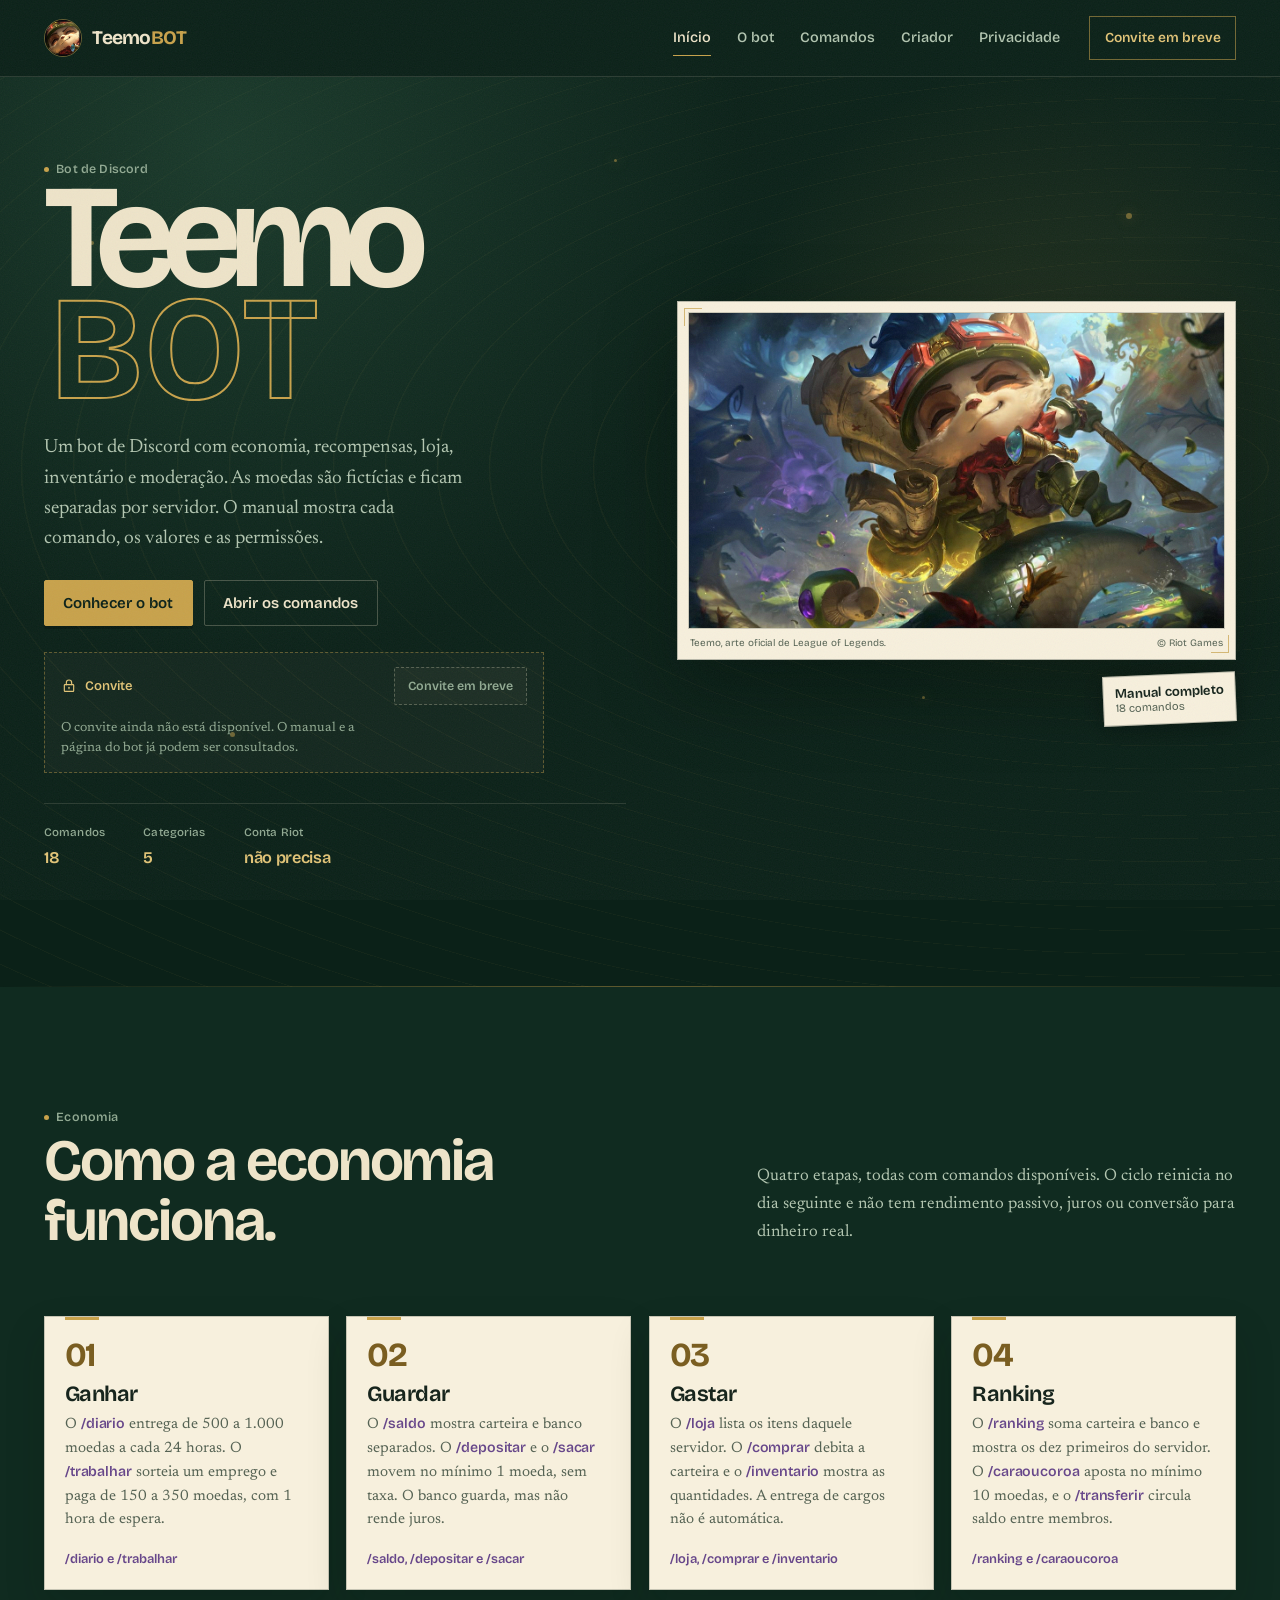
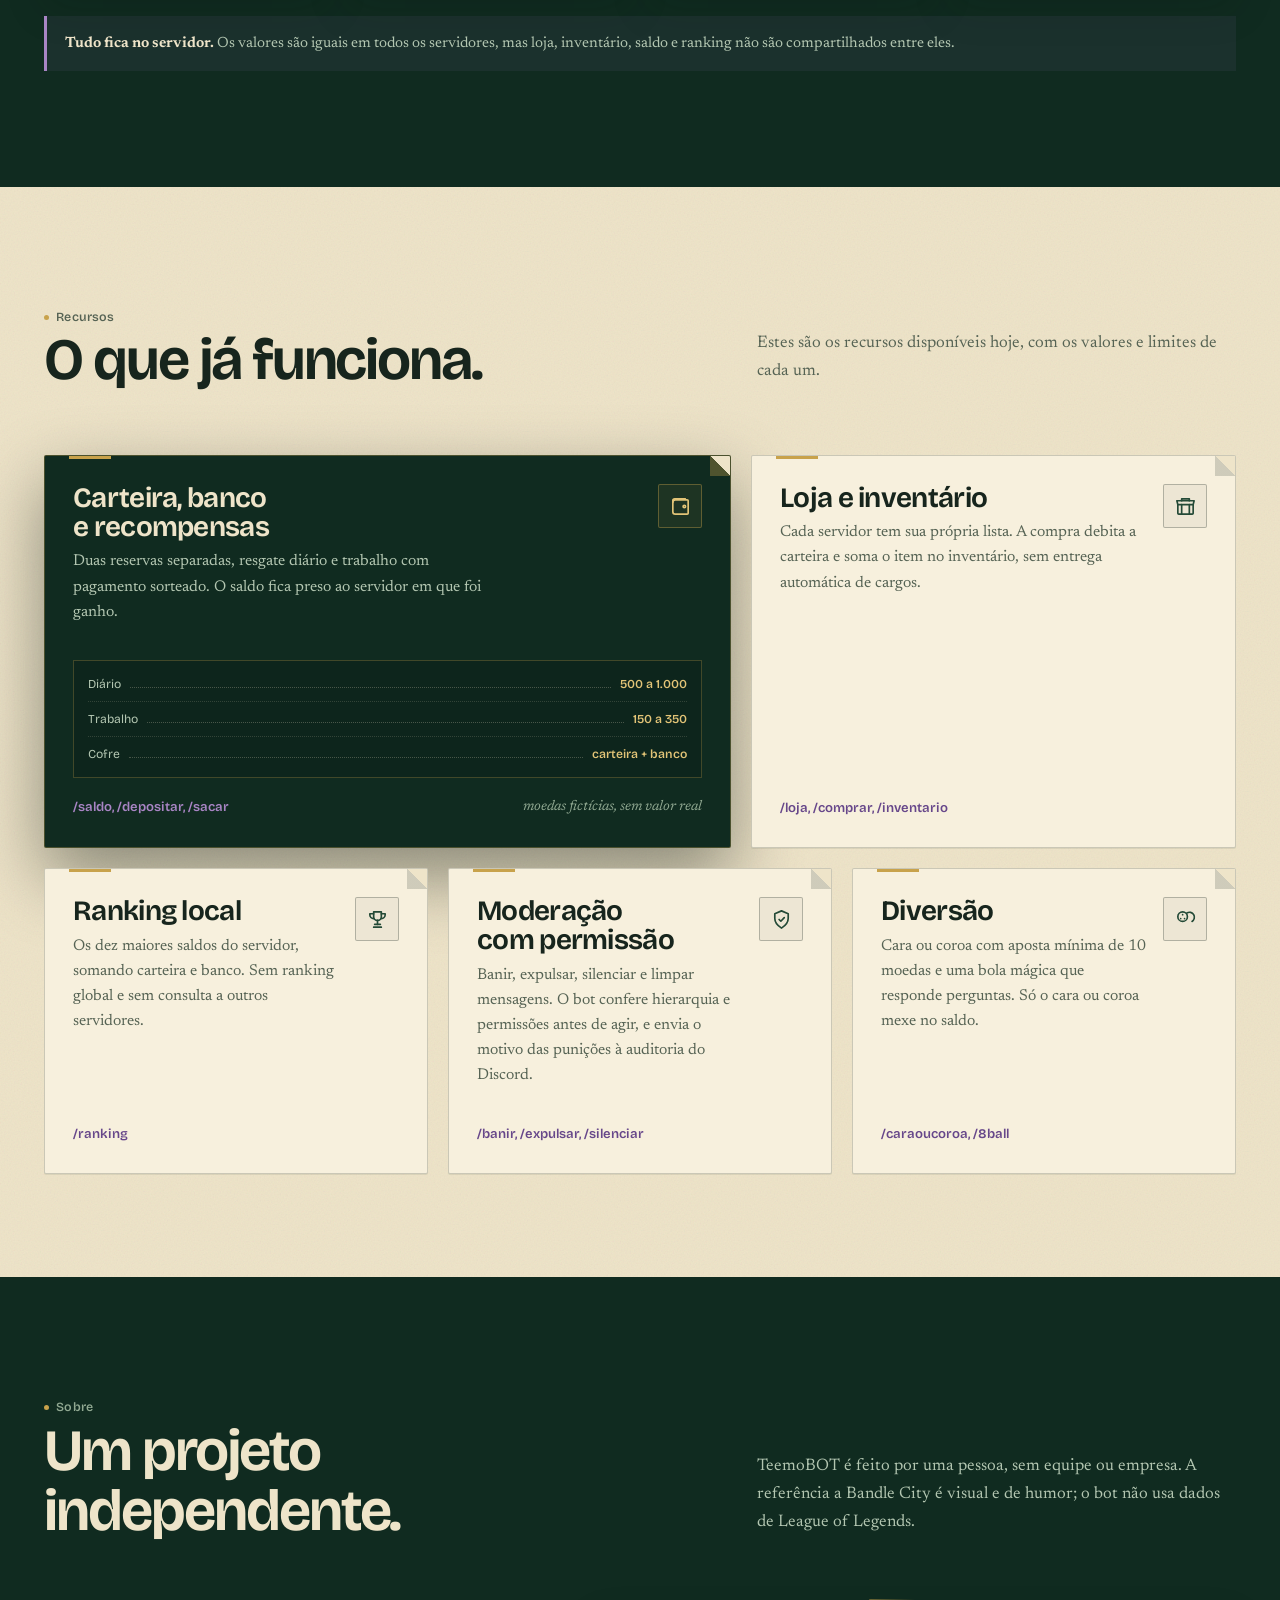
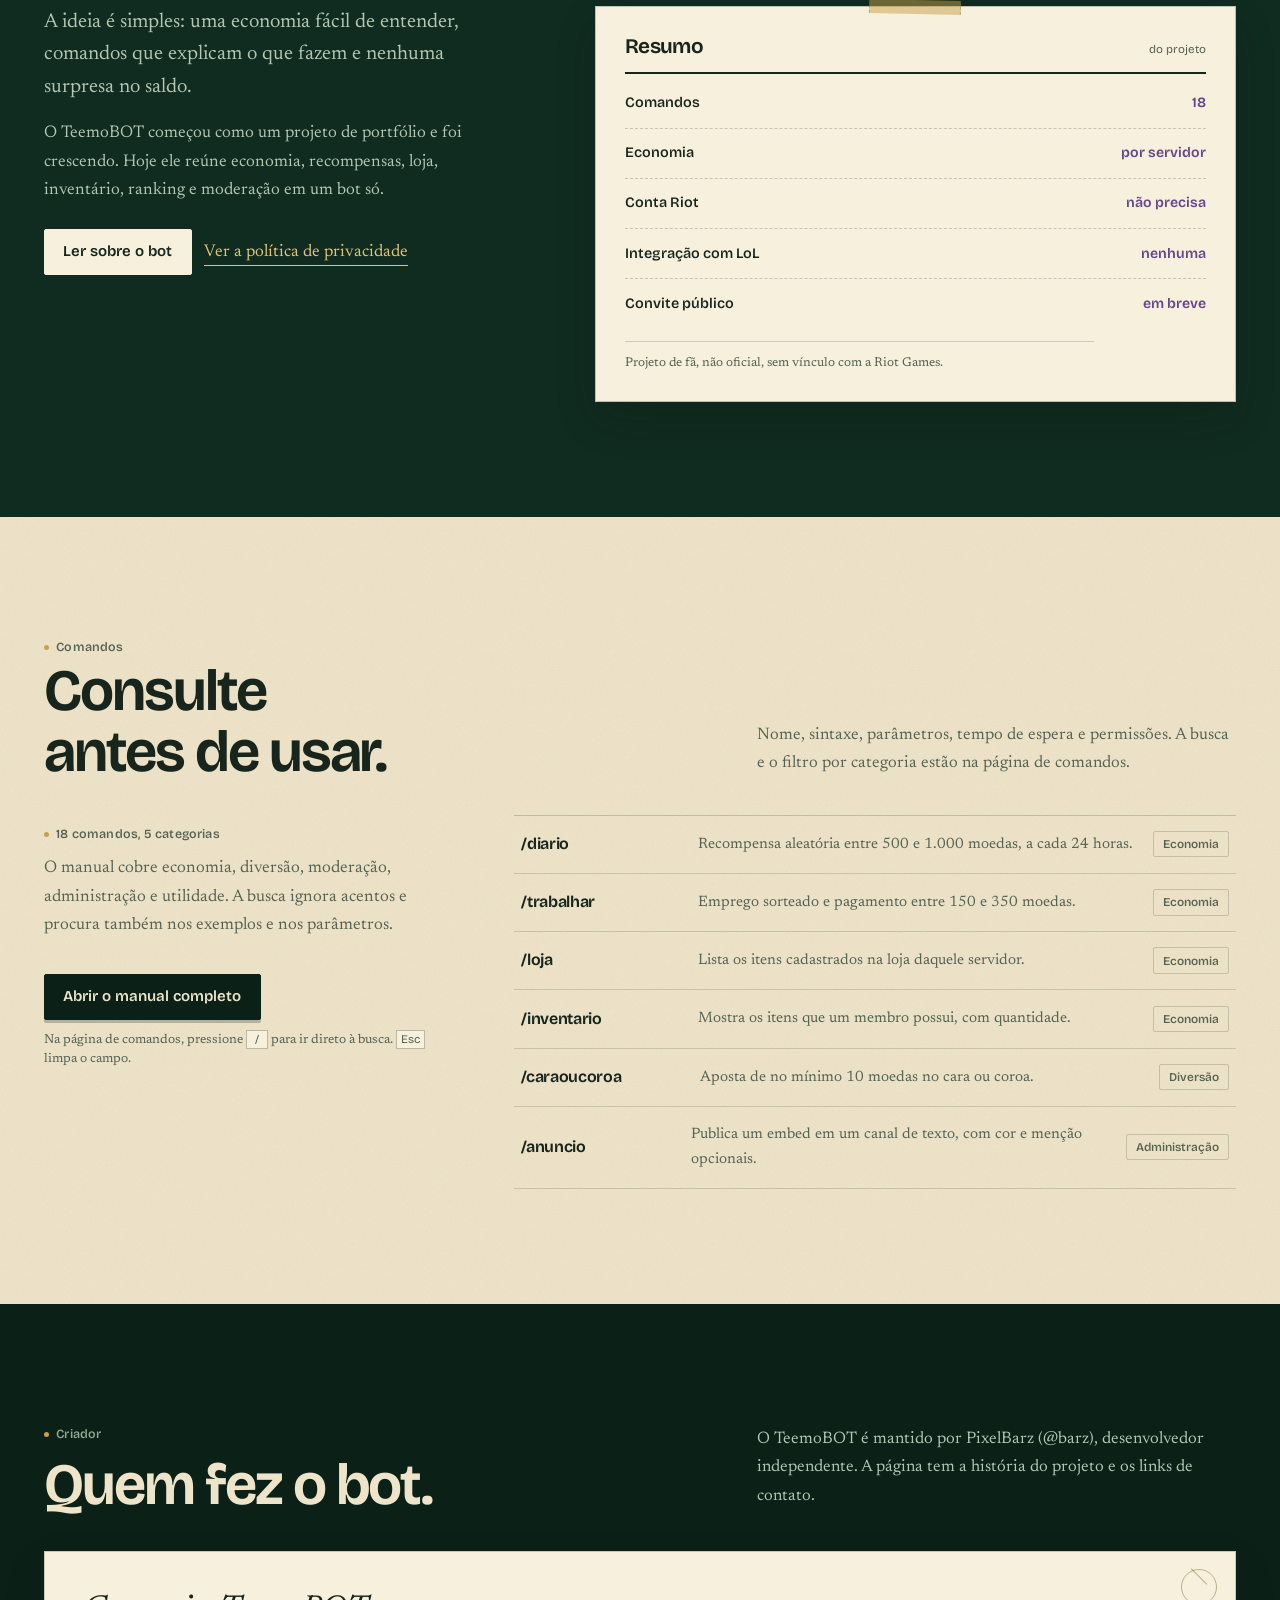
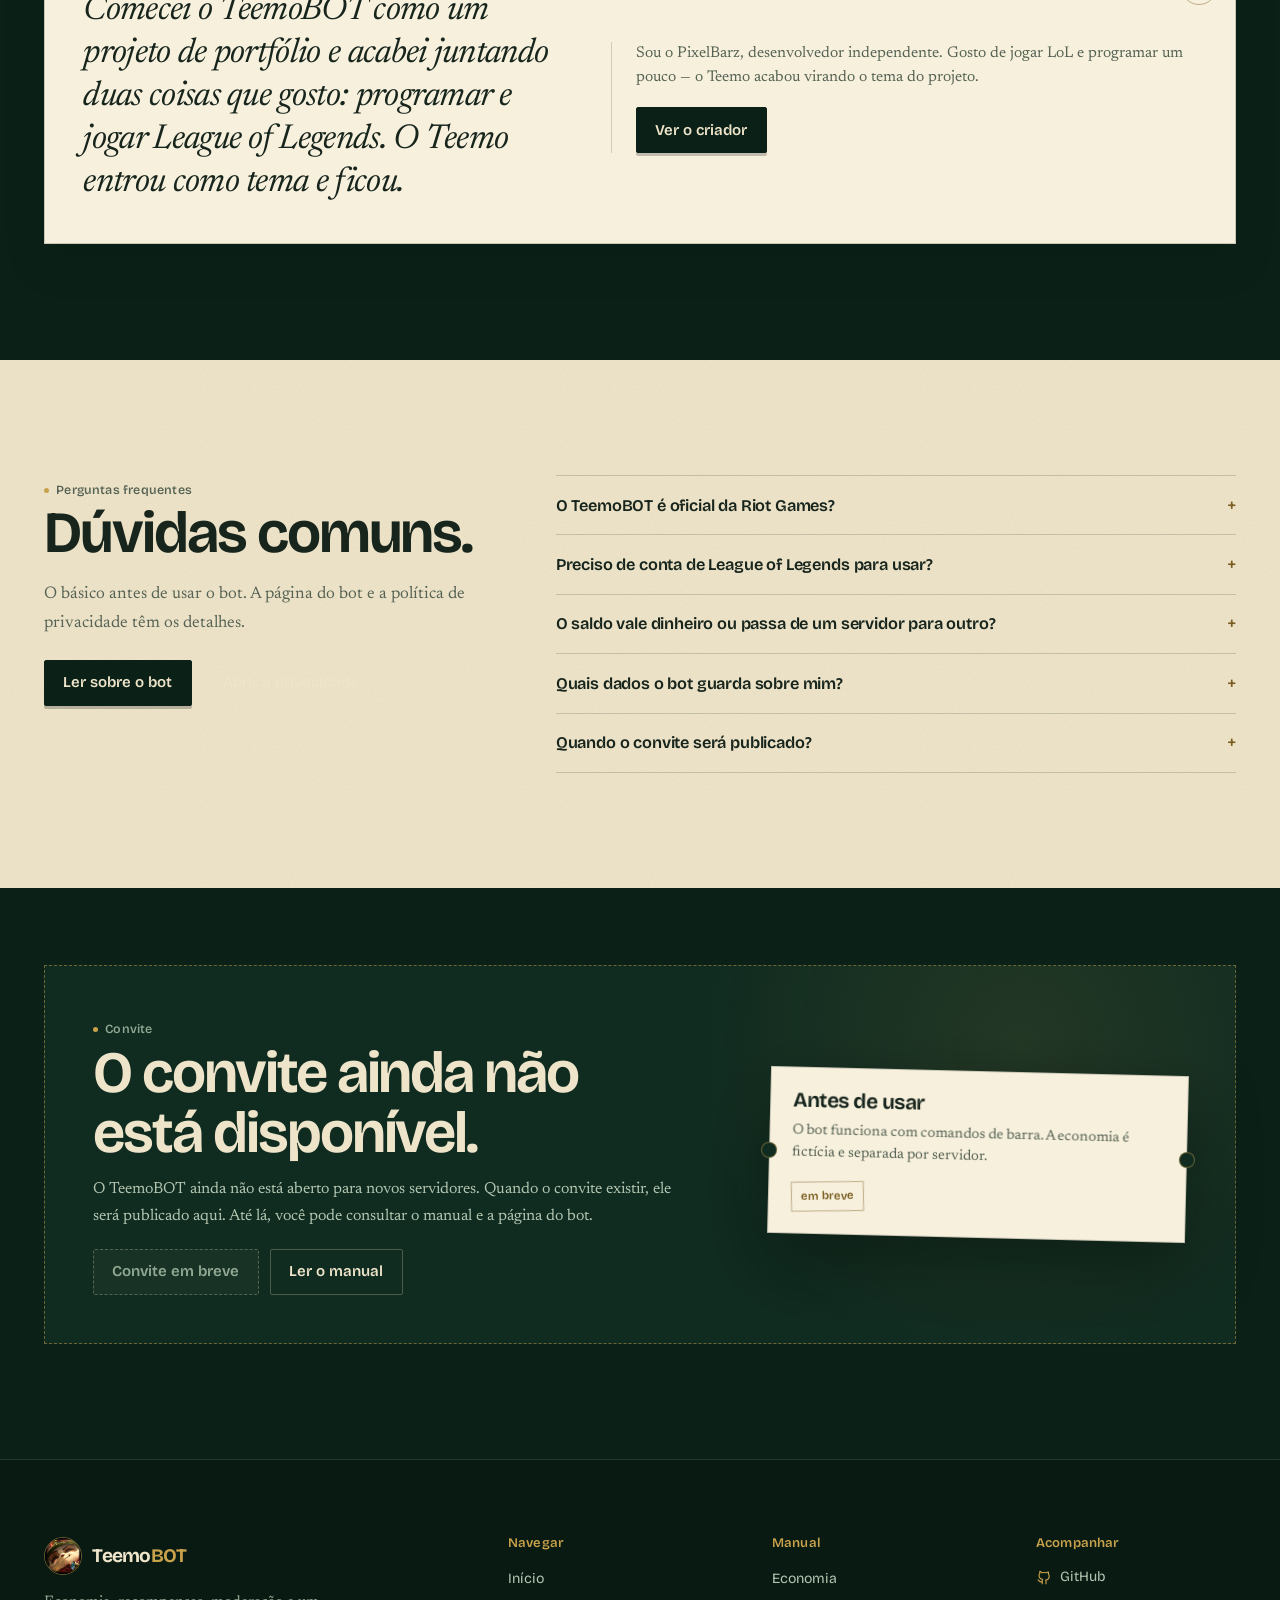
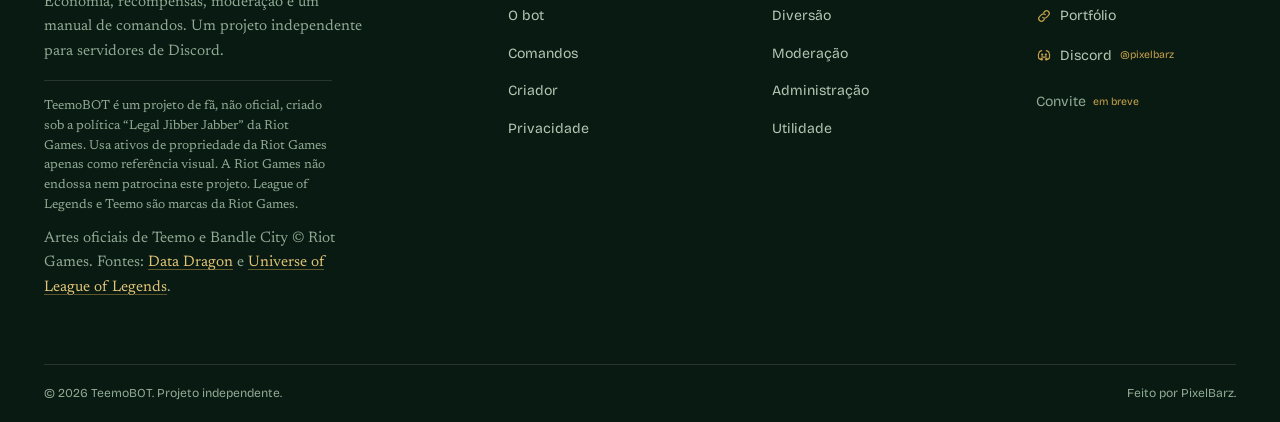
<file: index.html>
<!DOCTYPE html>
<html lang="pt-BR">
<head>
  <meta charset="utf-8">
  <meta name="viewport" content="width=device-width, initial-scale=1">
  <title>TeemoBOT, economia e moderação para Discord</title>
  <meta name="description" content="TeemoBOT é um bot de Discord independente e não oficial com economia por servidor, recompensa diária, loja, inventário, ranking, diversão e moderação. Manual completo de comandos.">
  <link rel="canonical" href="https://pixelbarz.github.io/TeemoBOTSITE/">
  <meta name="theme-color" content="#0b2118">
  <meta name="color-scheme" content="dark light">

  <meta property="og:type" content="website">
  <meta property="og:site_name" content="TeemoBOT">
  <meta property="og:url" content="https://pixelbarz.github.io/TeemoBOTSITE/">
  <meta property="og:locale" content="pt_BR">
  <meta property="og:title" content="TeemoBOT, economia e moderação para Discord">
  <meta property="og:description" content="Economia por servidor, recompensas, loja, ranking e comandos de moderação. Manual completo de comandos.">
  <meta property="og:image" content="https://pixelbarz.github.io/TeemoBOTSITE/assets/images/site-preview.jpg">
  <meta property="og:image:type" content="image/jpeg">
  <meta property="og:image:width" content="1200">
  <meta property="og:image:height" content="630">
  <meta property="og:image:alt" content="Prévia do site TeemoBOT com arte oficial de Teemo, de League of Legends">
  <meta name="twitter:card" content="summary_large_image">
  <meta name="twitter:title" content="TeemoBOT, economia e moderação para Discord">
  <meta name="twitter:description" content="Economia por servidor, recompensas, loja, ranking e moderação. Manual completo de comandos.">
  <meta name="twitter:image" content="https://pixelbarz.github.io/TeemoBOTSITE/assets/images/site-preview.jpg">

  <link rel="icon" href="assets/images/teemo-icon.png" type="image/png" sizes="128x128">
  <link rel="stylesheet" href="css/global.css">
  <link rel="stylesheet" href="css/components.css">
  <link rel="stylesheet" href="css/pages/home.css">
  <script>document.documentElement.classList.add('js');</script>
  <script type="application/ld+json">
    {
      "@context": "https://schema.org",
      "@type": "WebSite",
      "name": "TeemoBOT",
      "inLanguage": "pt-BR",
      "description": "Bot de Discord independente com economia por servidor, recompensas, loja, inventário, ranking e moderação."
    }
  </script>
</head>
<body data-root="./" data-page="home">
  <a class="skip-link" href="#main">Pular para o conteúdo</a>

  <header class="site-header">
    <div class="wrap header-inner">
      <a class="brand" href="./" aria-label="TeemoBOT, página inicial">
        <img class="brand__mark" src="assets/images/teemo-icon.png" alt="" width="38" height="38">
        <span class="brand__word">Teemo<span>BOT</span></span>
      </a>
      <button class="menu-toggle" type="button" data-menu-toggle aria-expanded="false" aria-controls="site-nav">
        <span class="menu-toggle__box" aria-hidden="true"></span>
        <span class="visually-hidden" data-menu-label>Abrir menu</span>
      </button>
      <nav class="site-nav" id="site-nav" data-site-nav aria-label="Navegação principal">
        <a class="site-nav__link" data-nav="home" href="./">Início</a>
        <a class="site-nav__link" data-nav="bot" href="bot/">O bot</a>
        <a class="site-nav__link" data-nav="comandos" href="comandos/">Comandos</a>
        <a class="site-nav__link" data-nav="criador" href="criador/">Criador</a>
        <a class="site-nav__link" data-nav="privacidade" href="privacidade/">Privacidade</a>
        <a class="site-nav__cta" data-invite-link aria-disabled="true" title="O convite público ainda não foi publicado.">Convite em breve</a>
      </nav>
    </div>
  </header>

  <main id="main" tabindex="-1">
    <section class="hero home-hero" aria-labelledby="hero-title">
      <div class="hero__spores" aria-hidden="true">
        <span class="spore"></span>
        <span class="spore"></span>
        <span class="spore"></span>
        <span class="spore"></span>
        <span class="spore"></span>
      </div>
      <div class="wrap hero__grid">
        <div class="hero__copy">
          <span class="field-label reveal">Bot de Discord</span>
          <h1 class="hero__title reveal" id="hero-title" aria-label="TeemoBOT">
            <span class="hero__title-line">Teemo</span>
            <span class="hero__title-bot">BOT</span>
          </h1>
          <p class="hero__lead reveal">Um bot de Discord com economia, recompensas, loja, inventário e moderação. As moedas são fictícias e ficam separadas por servidor. O manual mostra cada comando, os valores e as permissões.</p>
          <div class="hero__actions reveal">
            <a class="btn" href="bot/">Conhecer o bot</a>
            <a class="btn btn--ghost" href="comandos/">Abrir os comandos</a>
          </div>
          <div class="invite-slot reveal">
            <span class="invite-slot__label">
              <svg class="icon" viewBox="0 0 24 24" aria-hidden="true" focusable="false"><rect x="5" y="10" width="14" height="10" rx="1"/><path d="M8 10V7a4 4 0 0 1 8 0v3"/><path d="M12 14v2"/></svg>
              Convite
            </span>
            <a class="btn btn--soon" data-invite-link aria-disabled="true" title="O convite público ainda não foi publicado.">Convite em breve</a>
            <p class="invite-slot__text">O convite ainda não está disponível. O manual e a página do bot já podem ser consultados.</p>
          </div>
          <dl class="hero__facts reveal" aria-label="Números do projeto">
            <div class="hero__fact">
              <dt>Comandos</dt>
              <dd>18</dd>
            </div>
            <div class="hero__fact">
              <dt>Categorias</dt>
              <dd>5</dd>
            </div>
            <div class="hero__fact">
              <dt>Conta Riot</dt>
              <dd>não precisa</dd>
            </div>
          </dl>
        </div>

        <div class="hero__scene reveal">
          <figure class="hero__art">
            <img class="hero__illustration" src="assets/images/teemo-splash.jpg" alt="Teemo, campeão de League of Legends, em arte oficial da Riot Games" width="1215" height="717" fetchpriority="high">
            <figcaption class="hero__art-credit">
              <span>Teemo, arte oficial de League of Legends.</span>
              <span>© Riot Games</span>
            </figcaption>
          </figure>
          <div class="hero__tag">
            <strong>Manual completo</strong>
            <span>18 comandos</span>
          </div>
        </div>
      </div>
    </section>

    <section class="section section--moss home-cycle" aria-labelledby="cycle-title">
      <div class="wrap">
        <div class="section-head">
          <div>
            <span class="field-label reveal">Economia</span>
            <h2 class="reveal" id="cycle-title">Como a economia funciona.</h2>
          </div>
          <div class="section-head__aside reveal">
            <p>Quatro etapas, todas com comandos disponíveis. O ciclo reinicia no dia seguinte e não tem rendimento passivo, juros ou conversão para dinheiro real.</p>
          </div>
        </div>

        <ol class="cycle-grid">
          <li class="cycle-step reveal">
            <span class="cycle-step__num" aria-hidden="true">01</span>
            <h3>Ganhar</h3>
            <p>O <code>/diario</code> entrega de 500 a 1.000 moedas a cada 24 horas. O <code>/trabalhar</code> sorteia um emprego e paga de 150 a 350 moedas, com 1 hora de espera.</p>
            <a class="cycle-step__cmd" href="comandos/#comando-diario">/diario e /trabalhar</a>
          </li>
          <li class="cycle-step reveal">
            <span class="cycle-step__num" aria-hidden="true">02</span>
            <h3>Guardar</h3>
            <p>O <code>/saldo</code> mostra carteira e banco separados. O <code>/depositar</code> e o <code>/sacar</code> movem no mínimo 1 moeda, sem taxa. O banco guarda, mas não rende juros.</p>
            <a class="cycle-step__cmd" href="comandos/#comando-saldo">/saldo, /depositar e /sacar</a>
          </li>
          <li class="cycle-step reveal">
            <span class="cycle-step__num" aria-hidden="true">03</span>
            <h3>Gastar</h3>
            <p>O <code>/loja</code> lista os itens daquele servidor. O <code>/comprar</code> debita a carteira e o <code>/inventario</code> mostra as quantidades. A entrega de cargos não é automática.</p>
            <a class="cycle-step__cmd" href="comandos/#comando-loja">/loja, /comprar e /inventario</a>
          </li>
          <li class="cycle-step reveal">
            <span class="cycle-step__num" aria-hidden="true">04</span>
            <h3>Ranking</h3>
            <p>O <code>/ranking</code> soma carteira e banco e mostra os dez primeiros do servidor. O <code>/caraoucoroa</code> aposta no mínimo 10 moedas, e o <code>/transferir</code> circula saldo entre membros.</p>
            <a class="cycle-step__cmd" href="comandos/#comando-ranking">/ranking e /caraoucoroa</a>
          </li>
        </ol>

        <div class="callout callout--dart cycle-note reveal">
          <strong>Tudo fica no servidor.</strong> Os valores são iguais em todos os servidores, mas loja, inventário, saldo e ranking não são compartilhados entre eles.
        </div>
      </div>
    </section>

    <section class="section section--paper home-kit" aria-labelledby="kit-title">
      <div class="wrap">
        <div class="section-head">
          <div>
            <span class="field-label reveal">Recursos</span>
            <h2 class="reveal" id="kit-title">O que já funciona.</h2>
          </div>
          <div class="section-head__aside reveal">
            <p>Estes são os recursos disponíveis hoje, com os valores e limites de cada um.</p>
          </div>
        </div>

        <div class="kit-grid">
          <article class="kit-card kit-card--dark span-7 reveal">
            <div class="kit-card__top">
              <div>
                <h3>Carteira, banco e recompensas</h3>
                <p>Duas reservas separadas, resgate diário e trabalho com pagamento sorteado. O saldo fica preso ao servidor em que foi ganho.</p>
              </div>
              <span class="icon-frame" aria-hidden="true">
                <svg class="icon" viewBox="0 0 24 24"><path d="M4 7.5V6a2 2 0 0 1 2-2h11"/><path d="M4 7.5A2.5 2.5 0 0 1 6.5 5H19a1 1 0 0 1 1 1v13a1 1 0 0 1-1 1H6.5A2.5 2.5 0 0 1 4 17.5Z"/><circle cx="16" cy="12" r="1.3"/></svg>
              </span>
            </div>
            <div class="mini-ledger" role="group" aria-label="Valores da economia">
              <div class="mini-ledger__row"><span>Diário</span><span class="mini-ledger__dots"></span><strong>500 a 1.000</strong></div>
              <div class="mini-ledger__row"><span>Trabalho</span><span class="mini-ledger__dots"></span><strong>150 a 350</strong></div>
              <div class="mini-ledger__row"><span>Cofre</span><span class="mini-ledger__dots"></span><strong>carteira + banco</strong></div>
            </div>
            <div class="kit-card__foot">
              <a class="kit-card__cmd" href="comandos/#comando-saldo">/saldo, /depositar, /sacar</a>
              <span class="kit-card__spark">moedas fictícias, sem valor real</span>
            </div>
          </article>

          <article class="kit-card span-5 reveal">
            <div class="kit-card__top">
              <div>
                <h3>Loja e inventário</h3>
                <p>Cada servidor tem sua própria lista. A compra debita a carteira e soma o item no inventário, sem entrega automática de cargos.</p>
              </div>
              <span class="icon-frame" aria-hidden="true">
                <svg class="icon" viewBox="0 0 24 24"><path d="M4 10v9a1 1 0 0 0 1 1h14a1 1 0 0 0 1-1v-9"/><path d="M3 6h18l-1 4H4Z"/><path d="M8 10v10M16 10v10"/><path d="M8 6V4h8v2"/></svg>
              </span>
            </div>
            <div class="kit-card__foot">
              <a class="kit-card__cmd" href="comandos/#comando-loja">/loja, /comprar, /inventario</a>
            </div>
          </article>

          <article class="kit-card span-4 reveal">
            <div class="kit-card__top">
              <div>
                <h3>Ranking local</h3>
                <p>Os dez maiores saldos do servidor, somando carteira e banco. Sem ranking global e sem consulta a outros servidores.</p>
              </div>
              <span class="icon-frame" aria-hidden="true">
                <svg class="icon" viewBox="0 0 24 24"><path d="M8 4h8v5a4 4 0 0 1-8 0Z"/><path d="M8 6H4v1a4 4 0 0 0 4 4M16 6h4v1a4 4 0 0 1-4 4"/><path d="M12 13v4M8 20h8"/><path d="M9 17h6"/></svg>
              </span>
            </div>
            <div class="kit-card__foot">
              <a class="kit-card__cmd" href="comandos/#comando-ranking">/ranking</a>
            </div>
          </article>

          <article class="kit-card span-4 reveal">
            <div class="kit-card__top">
              <div>
                <h3>Moderação com permissão</h3>
                <p>Banir, expulsar, silenciar e limpar mensagens. O bot confere hierarquia e permissões antes de agir, e envia o motivo das punições à auditoria do Discord.</p>
              </div>
              <span class="icon-frame" aria-hidden="true">
                <svg class="icon" viewBox="0 0 24 24"><path d="M12 3 5 6v5c0 4.5 3 7.5 7 10 4-2.5 7-5.5 7-10V6Z"/><path d="m9.5 12 1.8 1.8 3.6-3.8"/></svg>
              </span>
            </div>
            <div class="kit-card__foot">
              <a class="kit-card__cmd" href="comandos/#comando-banir">/banir, /expulsar, /silenciar</a>
            </div>
          </article>

          <article class="kit-card span-4 reveal">
            <div class="kit-card__top">
              <div>
                <h3>Diversão</h3>
                <p>Cara ou coroa com aposta mínima de 10 moedas e uma bola mágica que responde perguntas. Só o cara ou coroa mexe no saldo.</p>
              </div>
              <span class="icon-frame" aria-hidden="true">
                <svg class="icon" viewBox="0 0 24 24"><circle cx="9" cy="9" r="5"/><path d="M13.5 5.2A5 5 0 1 1 18.8 14"/><path d="M9 7v.01M7 11v.01M11 11v.01"/></svg>
              </span>
            </div>
            <div class="kit-card__foot">
              <a class="kit-card__cmd" href="comandos/#comando-caraoucoroa">/caraoucoroa, /8ball</a>
            </div>
          </article>
        </div>
      </div>
    </section>

    <section class="section section--moss home-about" aria-labelledby="about-title">
      <div class="wrap">
        <div class="section-head">
          <div>
            <span class="field-label reveal">Sobre</span>
            <h2 class="reveal" id="about-title">Um projeto independente.</h2>
          </div>
          <div class="section-head__aside reveal">
            <p>TeemoBOT é feito por uma pessoa, sem equipe ou empresa. A referência a Bandle City é visual e de humor; o bot não usa dados de League of Legends.</p>
          </div>
        </div>
        <div class="economy-split">
          <div>
            <p class="lead reveal">A ideia é simples: uma economia fácil de entender, comandos que explicam o que fazem e nenhuma surpresa no saldo.</p>
            <p class="reveal home-about__note">O TeemoBOT começou como um projeto de portfólio e foi crescendo. Hoje ele reúne economia, recompensas, loja, inventário, ranking e moderação em um bot só.</p>
            <div class="btn-row reveal home-about__actions">
              <a class="btn btn--paper" href="bot/">Ler sobre o bot</a>
              <a class="link" href="privacidade/">Ver a política de privacidade</a>
            </div>
          </div>
          <div class="ledger-panel reveal" role="group" aria-label="Resumo do projeto">
            <div class="ledger-panel__head">
              <h3>Resumo</h3>
              <span>do projeto</span>
            </div>
            <div class="ledger-list">
              <div class="ledger-row"><span class="ledger-row__label">Comandos</span><span class="ledger-row__value">18</span></div>
              <div class="ledger-row"><span class="ledger-row__label">Economia</span><span class="ledger-row__value">por servidor</span></div>
              <div class="ledger-row"><span class="ledger-row__label">Conta Riot</span><span class="ledger-row__value">não precisa</span></div>
              <div class="ledger-row"><span class="ledger-row__label">Integração com LoL</span><span class="ledger-row__value">nenhuma</span></div>
              <div class="ledger-row"><span class="ledger-row__label">Convite público</span><span class="ledger-row__value">em breve</span></div>
            </div>
            <p class="ledger-panel__note">Projeto de fã, não oficial, sem vínculo com a Riot Games.</p>
          </div>
        </div>
      </div>
    </section>

    <section class="section section--paper home-manual" aria-labelledby="manual-title">
      <div class="wrap">
        <div class="section-head">
          <div>
            <span class="field-label reveal">Comandos</span>
            <h2 class="reveal" id="manual-title">Consulte antes de usar.</h2>
          </div>
          <div class="section-head__aside reveal">
            <p>Nome, sintaxe, parâmetros, tempo de espera e permissões. A busca e o filtro por categoria estão na página de comandos.</p>
          </div>
        </div>
        <div class="manual-layout">
          <div class="manual-aside reveal">
            <span class="field-label">18 comandos, 5 categorias</span>
            <p>O manual cobre economia, diversão, moderação, administração e utilidade. A busca ignora acentos e procura também nos exemplos e nos parâmetros.</p>
            <a class="btn btn--dark" href="comandos/">Abrir o manual completo</a>
            <p class="manual-hint">Na página de comandos, pressione <kbd>/</kbd> para ir direto à busca. <kbd>Esc</kbd> limpa o campo.</p>
          </div>
          <div class="command-list reveal">
            <a class="command-row" href="comandos/#comando-diario">
              <span class="command-row__name">/diario</span>
              <span class="command-row__desc">Recompensa aleatória entre 500 e 1.000 moedas, a cada 24 horas.</span>
              <span class="command-row__meta"><span class="tag">Economia</span></span>
            </a>
            <a class="command-row" href="comandos/#comando-trabalhar">
              <span class="command-row__name">/trabalhar</span>
              <span class="command-row__desc">Emprego sorteado e pagamento entre 150 e 350 moedas.</span>
              <span class="command-row__meta"><span class="tag">Economia</span></span>
            </a>
            <a class="command-row" href="comandos/#comando-loja">
              <span class="command-row__name">/loja</span>
              <span class="command-row__desc">Lista os itens cadastrados na loja daquele servidor.</span>
              <span class="command-row__meta"><span class="tag">Economia</span></span>
            </a>
            <a class="command-row" href="comandos/#comando-inventario">
              <span class="command-row__name">/inventario</span>
              <span class="command-row__desc">Mostra os itens que um membro possui, com quantidade.</span>
              <span class="command-row__meta"><span class="tag">Economia</span></span>
            </a>
            <a class="command-row" href="comandos/#comando-caraoucoroa">
              <span class="command-row__name">/caraoucoroa</span>
              <span class="command-row__desc">Aposta de no mínimo 10 moedas no cara ou coroa.</span>
              <span class="command-row__meta"><span class="tag">Diversão</span></span>
            </a>
            <a class="command-row" href="comandos/#comando-anuncio">
              <span class="command-row__name">/anuncio</span>
              <span class="command-row__desc">Publica um embed em um canal de texto, com cor e menção opcionais.</span>
              <span class="command-row__meta"><span class="tag">Administração</span></span>
            </a>
          </div>
        </div>
      </div>
    </section>

    <section class="section creator-section" aria-labelledby="creator-title">
      <div class="wrap">
        <div class="section-head">
          <div>
            <span class="field-label reveal">Criador</span>
            <h2 class="reveal" id="creator-title">Quem fez o bot.</h2>
          </div>
          <div class="section-head__aside reveal">
            <p>O TeemoBOT é mantido por PixelBarz (@barz), desenvolvedor independente. A página tem a história do projeto e os links de contato.</p>
          </div>
        </div>
        <div class="creator-note reveal">
          <p class="creator-note__copy">Comecei o TeemoBOT como um projeto de portfólio e acabei juntando duas coisas que gosto: programar e jogar League of Legends. O Teemo entrou como tema e ficou.</p>
          <div class="creator-note__side">
            <p>Sou o PixelBarz, desenvolvedor independente. Gosto de jogar LoL e programar um pouco — o Teemo acabou virando o tema do projeto.</p>
            <a class="btn btn--dark" href="criador/">Ver o criador</a>
          </div>
        </div>
      </div>
    </section>

    <section class="section section--paper home-faq" aria-labelledby="faq-title">
      <div class="wrap faq-layout">
        <div class="faq-intro">
          <span class="field-label reveal">Perguntas frequentes</span>
          <h2 class="reveal" id="faq-title">Dúvidas comuns.</h2>
          <p class="reveal">O básico antes de usar o bot. A página do bot e a política de privacidade têm os detalhes.</p>
          <div class="btn-row reveal">
            <a class="btn btn--dark" href="bot/">Ler sobre o bot</a>
            <a class="btn btn--ghost" href="privacidade/">Abrir a privacidade</a>
          </div>
        </div>

        <div class="faq-list reveal">
          <details class="faq-item">
            <summary>O TeemoBOT é oficial da Riot Games?</summary>
            <div class="faq-item__body">
              <p>Não. É um projeto de fã, não oficial, sem vínculo, patrocínio ou endosso da Riot. As artes oficiais de Teemo e Bandle City aparecem com crédito no rodapé, mas o bot não usa dados de partidas nem distribui recompensas do jogo.</p>
            </div>
          </details>
          <details class="faq-item">
            <summary>Preciso de conta de League of Legends para usar?</summary>
            <div class="faq-item__body">
              <p>Não. Basta ter uma conta no Discord e estar em um servidor onde o bot esteja instalado. Nenhum comando pede Riot ID, dados de partida ou login em outro serviço.</p>
            </div>
          </details>
          <details class="faq-item">
            <summary>O saldo vale dinheiro ou passa de um servidor para outro?</summary>
            <div class="faq-item__body">
              <p>Não para as duas perguntas. A moeda é fictícia, não pode ser sacada nem convertida em dinheiro real. Carteira, banco, loja, inventário e ranking são separados por servidor e não atravessam comunidades.</p>
            </div>
          </details>
          <details class="faq-item">
            <summary>Quais dados o bot guarda sobre mim?</summary>
            <div class="faq-item__body">
              <p>O bot usa o ID do Discord de membros e servidores. Para a economia, guarda carteira, banco, datas de diário e trabalho, itens comprados e configuração da loja. Nome de usuário, avatar, e-mail, telefone e conteúdo de conversas não são armazenados.</p>
            </div>
          </details>
          <details class="faq-item">
            <summary>Quando o convite será publicado?</summary>
            <div class="faq-item__body">
              <p>Ainda não há data. Quando o convite estiver pronto, ele será publicado aqui.</p>
            </div>
          </details>
        </div>
      </div>
    </section>

    <section class="section invite-section" id="convite" aria-labelledby="invite-title">
      <div class="wrap">
        <div class="invite-panel reveal">
          <div>
            <span class="field-label">Convite</span>
            <h2 id="invite-title">O convite ainda não está disponível.</h2>
            <p>O TeemoBOT ainda não está aberto para novos servidores. Quando o convite existir, ele será publicado aqui. Até lá, você pode consultar o manual e a página do bot.</p>
            <div class="invite-panel__actions">
              <a class="btn btn--soon" data-invite-link aria-disabled="true" title="O convite público ainda não foi publicado.">Convite em breve</a>
              <a class="btn btn--ghost" href="comandos/">Ler o manual</a>
            </div>
          </div>
          <div class="invite-panel__ticket">
            <h3>Antes de usar</h3>
            <p>O bot funciona com comandos de barra. A economia é fictícia e separada por servidor.</p>
            <span class="invite-panel__stamp">em breve</span>
          </div>
        </div>
      </div>
    </section>
  </main>

  <footer class="site-footer">
    <div class="wrap">
      <div class="footer-grid">
        <div class="footer-brand">
          <a class="brand" href="./" aria-label="TeemoBOT, página inicial">
            <img class="brand__mark" src="assets/images/teemo-icon.png" alt="" width="38" height="38">
            <span class="brand__word">Teemo<span>BOT</span></span>
          </a>
          <p>Economia, recompensas, moderação e um manual de comandos. Um projeto independente para servidores de Discord.</p>
          <p class="footer-disclaimer">TeemoBOT é um projeto de fã, não oficial, criado sob a política “Legal Jibber Jabber” da Riot Games. Usa ativos de propriedade da Riot Games apenas como referência visual. A Riot Games não endossa nem patrocina este projeto. League of Legends e Teemo são marcas da Riot Games.</p>
          <p class="footer-credit">Artes oficiais de Teemo e Bandle City © Riot Games. Fontes: <a href="https://ddragon.leagueoflegends.com/" target="_blank" rel="noopener noreferrer">Data Dragon</a> e <a href="https://universe.leagueoflegends.com/en_US/region/bandle-city/" target="_blank" rel="noopener noreferrer">Universe of League of Legends</a>.</p>
        </div>
        <div class="footer-col">
          <h2>Navegar</h2>
          <ul>
            <li><a href="./">Início</a></li>
            <li><a href="bot/">O bot</a></li>
            <li><a href="comandos/">Comandos</a></li>
            <li><a href="criador/">Criador</a></li>
            <li><a href="privacidade/">Privacidade</a></li>
          </ul>
        </div>
        <div class="footer-col">
          <h2>Manual</h2>
          <ul>
            <li><a href="comandos/?categoria=economia">Economia</a></li>
            <li><a href="comandos/?categoria=diversao">Diversão</a></li>
            <li><a href="comandos/?categoria=moderacao">Moderação</a></li>
            <li><a href="comandos/?categoria=administracao">Administração</a></li>
            <li><a href="comandos/?categoria=utilidade">Utilidade</a></li>
          </ul>
        </div>
        <div class="footer-col">
          <h2>Acompanhar</h2>
          <ul data-social-list>
            <li><span class="footer-link--soon"><span>GitHub</span><small>em breve</small></span></li>
            <li><span class="footer-link--soon"><span>Discord</span><small>em breve</small></span></li>
          </ul>
          <ul class="footer-col__extra">
            <li><span class="footer-link--soon"><span>Convite</span><small>em breve</small></span></li>
          </ul>
        </div>
      </div>
      <div class="footer-bottom">
        <p>© <span data-year>2026</span> TeemoBOT. Projeto independente.</p>
        <p>Feito por PixelBarz.</p>
      </div>
    </div>
  </footer>

  <script src="js/config.js"></script>
  <script src="js/icons.js"></script>
  <script src="js/main.js"></script>
  <script src="js/navigation.js"></script>
</body>
</html>
</file>
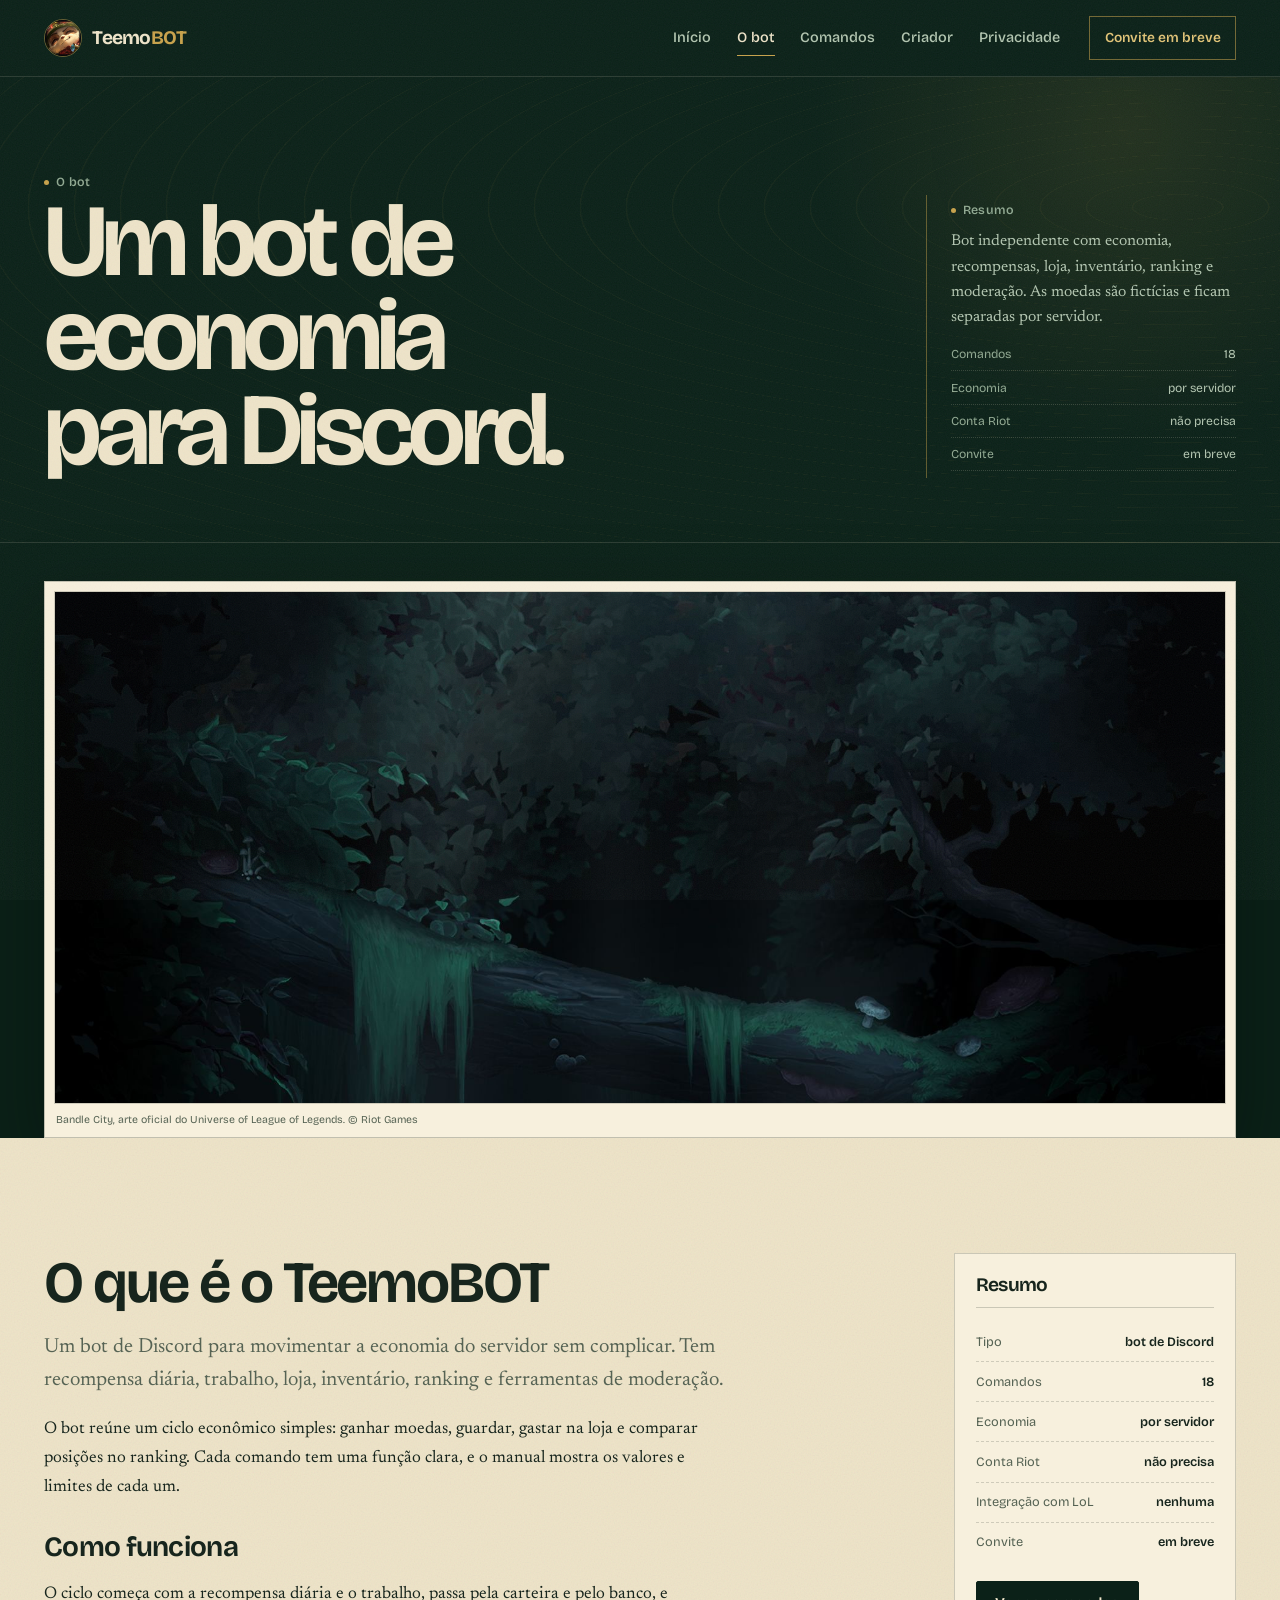
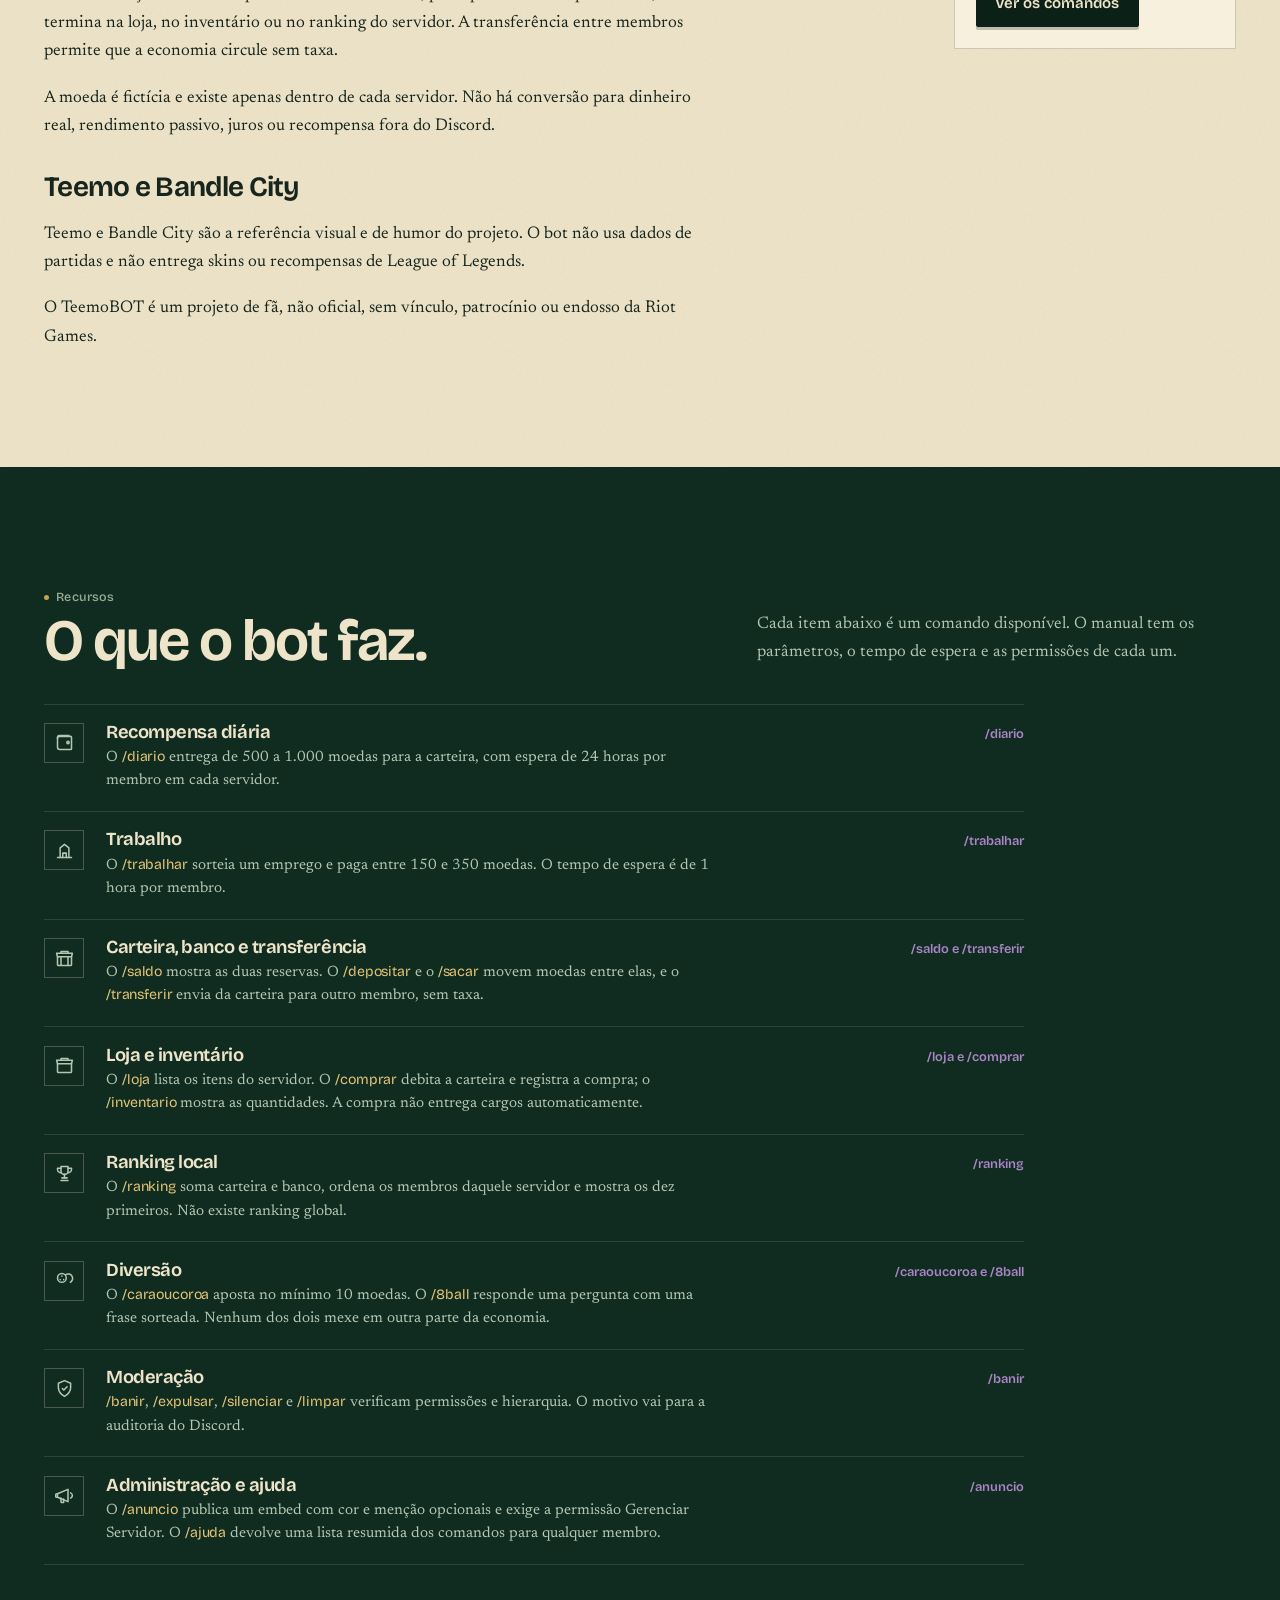
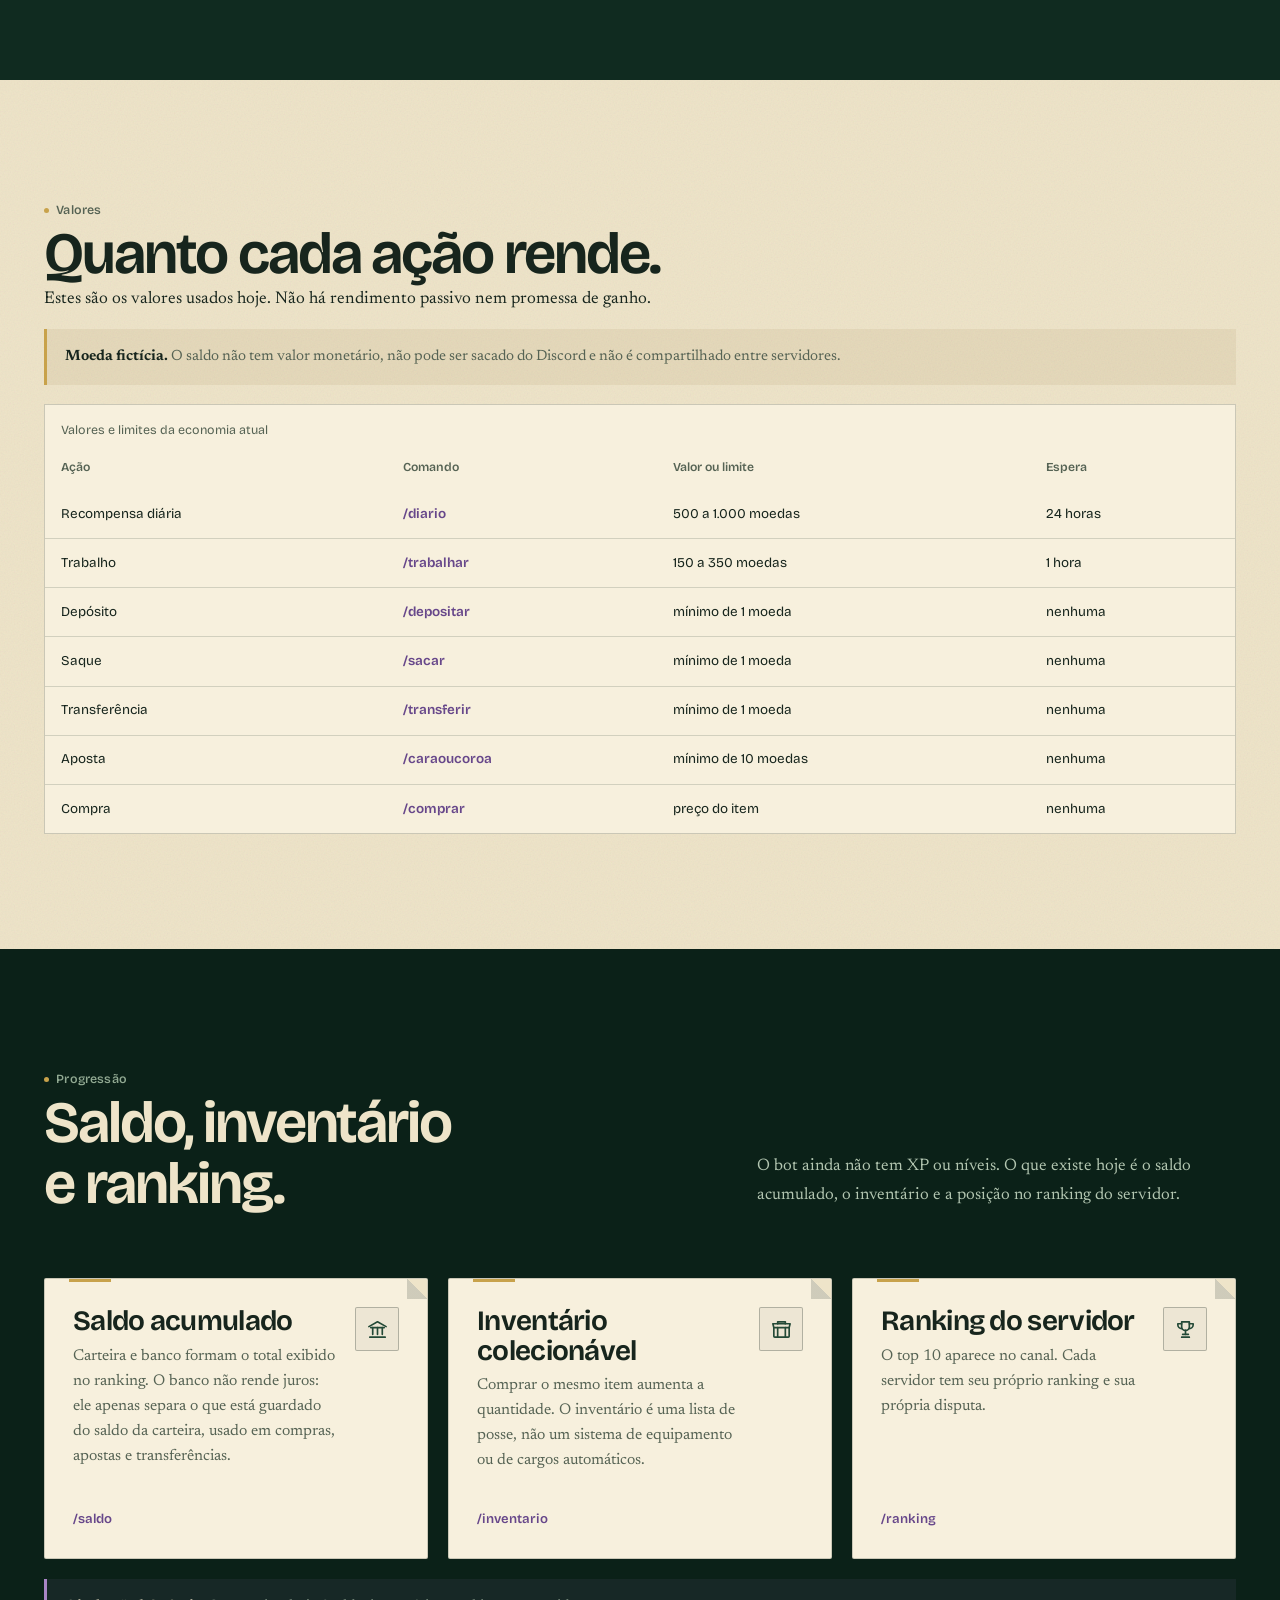
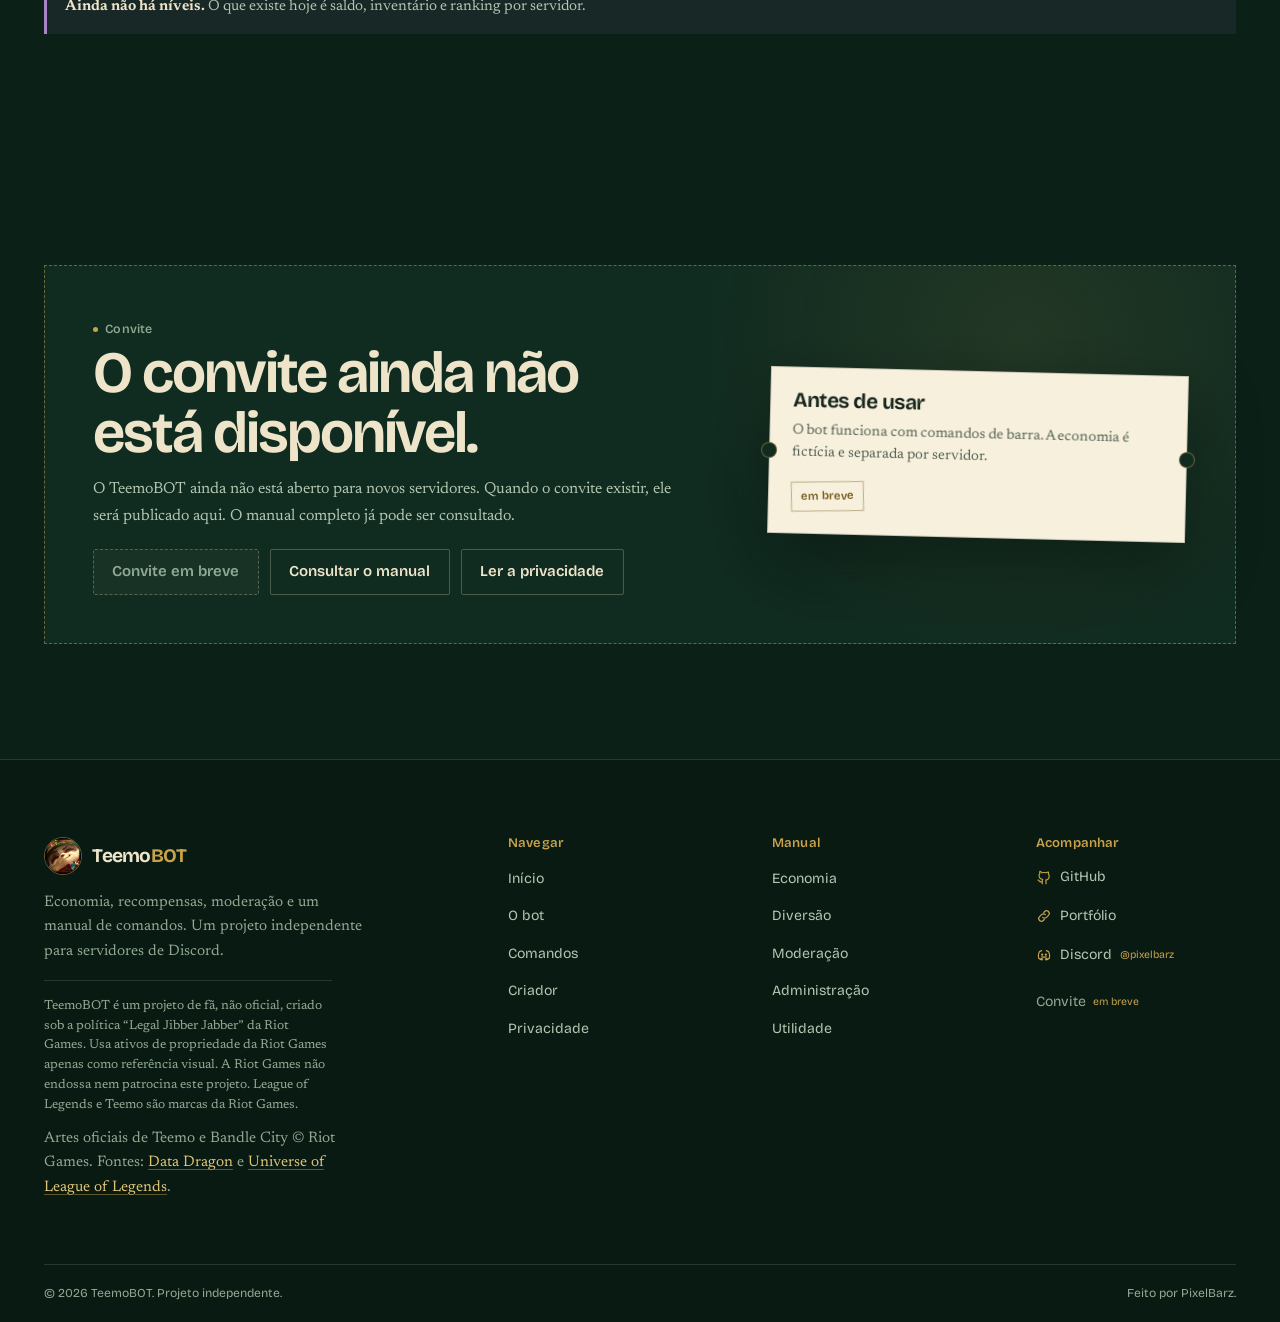
<file: bot/index.html>
<!DOCTYPE html>
<html lang="pt-BR">
<head>
  <meta charset="utf-8">
  <meta name="viewport" content="width=device-width, initial-scale=1">
  <title>O bot, TeemoBOT para Discord</title>
  <meta name="description" content="Conheça o TeemoBOT: bot de Discord independente e não oficial com economia por servidor, recompensas, loja, inventário, ranking, diversão e moderação.">
  <link rel="canonical" href="https://pixelbarz.github.io/TeemoBOTSITE/bot/">
  <meta name="theme-color" content="#0b2118">
  <meta name="color-scheme" content="dark light">

  <meta property="og:type" content="article">
  <meta property="og:site_name" content="TeemoBOT">
  <meta property="og:url" content="https://pixelbarz.github.io/TeemoBOTSITE/bot/">
  <meta property="og:locale" content="pt_BR">
  <meta property="og:title" content="O bot, TeemoBOT para Discord">
  <meta property="og:description" content="Economia por servidor, recompensas, loja, ranking e moderação. O que o TeemoBOT faz hoje e de onde vem a inspiração.">
  <meta property="og:image" content="https://pixelbarz.github.io/TeemoBOTSITE/assets/images/site-preview.jpg">
  <meta property="og:image:type" content="image/jpeg">
  <meta property="og:image:width" content="1200">
  <meta property="og:image:height" content="630">
  <meta property="og:image:alt" content="Prévia do site TeemoBOT com arte oficial de Teemo, de League of Legends">
  <meta name="twitter:card" content="summary_large_image">
  <meta name="twitter:title" content="O bot, TeemoBOT para Discord">
  <meta name="twitter:description" content="O que o TeemoBOT faz hoje e de onde vem a inspiração.">
  <meta name="twitter:image" content="https://pixelbarz.github.io/TeemoBOTSITE/assets/images/site-preview.jpg">

  <link rel="icon" href="../assets/images/teemo-icon.png" type="image/png" sizes="128x128">
  <link rel="stylesheet" href="../css/global.css">
  <link rel="stylesheet" href="../css/components.css">
  <link rel="stylesheet" href="../css/pages/bot.css">
  <script>document.documentElement.classList.add('js');</script>
</head>
<body data-root="../" data-page="bot">
  <a class="skip-link" href="#main">Pular para o conteúdo</a>

  <header class="site-header">
    <div class="wrap header-inner">
      <a class="brand" href="../" aria-label="TeemoBOT, página inicial">
        <img class="brand__mark" src="../assets/images/teemo-icon.png" alt="" width="38" height="38">
        <span class="brand__word">Teemo<span>BOT</span></span>
      </a>
      <button class="menu-toggle" type="button" data-menu-toggle aria-expanded="false" aria-controls="site-nav">
        <span class="menu-toggle__box" aria-hidden="true"></span>
        <span class="visually-hidden" data-menu-label>Abrir menu</span>
      </button>
      <nav class="site-nav" id="site-nav" data-site-nav aria-label="Navegação principal">
        <a class="site-nav__link" data-nav="home" href="../">Início</a>
        <a class="site-nav__link" data-nav="bot" href="./">O bot</a>
        <a class="site-nav__link" data-nav="comandos" href="../comandos/">Comandos</a>
        <a class="site-nav__link" data-nav="criador" href="../criador/">Criador</a>
        <a class="site-nav__link" data-nav="privacidade" href="../privacidade/">Privacidade</a>
        <a class="site-nav__cta" data-invite-link aria-disabled="true" title="O convite público ainda não foi publicado.">Convite em breve</a>
      </nav>
    </div>
  </header>

  <main id="main" tabindex="-1">
    <section class="page-hero bot-hero" aria-labelledby="bot-title">
      <div class="wrap page-hero__grid">
        <div>
          <span class="field-label">O bot</span>
          <h1 id="bot-title">Um bot de economia para Discord.</h1>
        </div>
        <div class="page-hero__aside">
          <span class="field-label">Resumo</span>
          <p>Bot independente com economia, recompensas, loja, inventário, ranking e moderação. As moedas são fictícias e ficam separadas por servidor.</p>
          <dl class="meta-list">
            <div><dt>Comandos</dt><dd>18</dd></div>
            <div><dt>Economia</dt><dd>por servidor</dd></div>
            <div><dt>Conta Riot</dt><dd>não precisa</dd></div>
            <div><dt>Convite</dt><dd>em breve</dd></div>
          </dl>
        </div>
      </div>
    </section>

    <div class="wrap">
      <figure class="bot-art reveal">
        <img src="../assets/images/bandle-city-forest.jpg" alt="Arte oficial da região de Bandle City no Universe de League of Legends" width="1920" height="1080" loading="lazy" decoding="async">
        <figcaption>Bandle City, arte oficial do Universe of League of Legends. © Riot Games</figcaption>
      </figure>
    </div>

    <section class="section section--paper bot-intro" aria-labelledby="intro-title">
      <div class="wrap dossier">
        <div class="prose-block">
          <h2 id="intro-title">O que é o TeemoBOT</h2>
          <p class="lead">Um bot de Discord para movimentar a economia do servidor sem complicar. Tem recompensa diária, trabalho, loja, inventário, ranking e ferramentas de moderação.</p>
          <p>O bot reúne um ciclo econômico simples: ganhar moedas, guardar, gastar na loja e comparar posições no ranking. Cada comando tem uma função clara, e o manual mostra os valores e limites de cada um.</p>

          <h3>Como funciona</h3>
          <p>O ciclo começa com a recompensa diária e o trabalho, passa pela carteira e pelo banco, e termina na loja, no inventário ou no ranking do servidor. A transferência entre membros permite que a economia circule sem taxa.</p>
          <p>A moeda é fictícia e existe apenas dentro de cada servidor. Não há conversão para dinheiro real, rendimento passivo, juros ou recompensa fora do Discord.</p>

          <h3>Teemo e Bandle City</h3>
          <p>Teemo e Bandle City são a referência visual e de humor do projeto. O bot não usa dados de partidas e não entrega skins ou recompensas de League of Legends.</p>
          <p>O TeemoBOT é um projeto de fã, não oficial, sem vínculo, patrocínio ou endosso da Riot Games.</p>
        </div>

        <div class="dossier__aside" role="group" aria-label="Resumo do bot">
          <h2>Resumo</h2>
          <div class="fact-list">
            <div class="fact"><span class="fact__label">Tipo</span><span class="fact__value">bot de Discord</span></div>
            <div class="fact"><span class="fact__label">Comandos</span><span class="fact__value">18</span></div>
            <div class="fact"><span class="fact__label">Economia</span><span class="fact__value">por servidor</span></div>
            <div class="fact"><span class="fact__label">Conta Riot</span><span class="fact__value">não precisa</span></div>
            <div class="fact"><span class="fact__label">Integração com LoL</span><span class="fact__value">nenhuma</span></div>
            <div class="fact"><span class="fact__label">Convite</span><span class="fact__value">em breve</span></div>
          </div>
          <div class="btn-row dossier__aside-actions">
            <a class="btn btn--dark" href="../comandos/">Ver os comandos</a>
          </div>
        </div>
      </div>
    </section>

    <section class="section section--moss bot-features" aria-labelledby="features-title">
      <div class="wrap">
        <div class="section-head">
          <div>
            <span class="field-label reveal">Recursos</span>
            <h2 class="reveal" id="features-title">O que o bot faz.</h2>
          </div>
          <div class="section-head__aside reveal">
            <p>Cada item abaixo é um comando disponível. O manual tem os parâmetros, o tempo de espera e as permissões de cada um.</p>
          </div>
        </div>

        <div class="record-list reveal">
          <article class="record">
            <span class="record__icon" aria-hidden="true"><svg class="icon" viewBox="0 0 24 24"><path d="M4 7.5V6a2 2 0 0 1 2-2h11"/><path d="M4 7.5A2.5 2.5 0 0 1 6.5 5H19a1 1 0 0 1 1 1v13a1 1 0 0 1-1 1H6.5A2.5 2.5 0 0 1 4 17.5Z"/><circle cx="16" cy="12" r="1.3"/></svg></span>
            <div>
              <h3>Recompensa diária</h3>
              <p>O <code>/diario</code> entrega de 500 a 1.000 moedas para a carteira, com espera de 24 horas por membro em cada servidor.</p>
            </div>
            <a class="record__cmd" href="../comandos/#comando-diario">/diario</a>
          </article>

          <article class="record">
            <span class="record__icon" aria-hidden="true"><svg class="icon" viewBox="0 0 24 24"><path d="M4 20h16"/><path d="M7 20V9l5-4 5 4v11"/><path d="M10 20v-5h4v5"/></svg></span>
            <div>
              <h3>Trabalho</h3>
              <p>O <code>/trabalhar</code> sorteia um emprego e paga entre 150 e 350 moedas. O tempo de espera é de 1 hora por membro.</p>
            </div>
            <a class="record__cmd" href="../comandos/#comando-trabalhar">/trabalhar</a>
          </article>

          <article class="record">
            <span class="record__icon" aria-hidden="true"><svg class="icon" viewBox="0 0 24 24"><path d="M4 10v9a1 1 0 0 0 1 1h14a1 1 0 0 0 1-1v-9"/><path d="M3 6h18l-1 4H4Z"/><path d="M8 10v10M16 10v10"/><path d="M8 6V4h8v2"/></svg></span>
            <div>
              <h3>Carteira, banco e transferência</h3>
              <p>O <code>/saldo</code> mostra as duas reservas. O <code>/depositar</code> e o <code>/sacar</code> movem moedas entre elas, e o <code>/transferir</code> envia da carteira para outro membro, sem taxa.</p>
            </div>
            <a class="record__cmd" href="../comandos/#comando-transferir">/saldo e /transferir</a>
          </article>

          <article class="record">
            <span class="record__icon" aria-hidden="true"><svg class="icon" viewBox="0 0 24 24"><path d="M4 10v9a1 1 0 0 0 1 1h14a1 1 0 0 0 1-1v-9"/><path d="M3 6h18l-1 4H4Z"/><path d="M8 6V4h8v2"/></svg></span>
            <div>
              <h3>Loja e inventário</h3>
              <p>O <code>/loja</code> lista os itens do servidor. O <code>/comprar</code> debita a carteira e registra a compra; o <code>/inventario</code> mostra as quantidades. A compra não entrega cargos automaticamente.</p>
            </div>
            <a class="record__cmd" href="../comandos/#comando-comprar">/loja e /comprar</a>
          </article>

          <article class="record">
            <span class="record__icon" aria-hidden="true"><svg class="icon" viewBox="0 0 24 24"><path d="M8 4h8v5a4 4 0 0 1-8 0Z"/><path d="M8 6H4v1a4 4 0 0 0 4 4M16 6h4v1a4 4 0 0 1-4 4"/><path d="M12 13v4M8 20h8"/><path d="M9 17h6"/></svg></span>
            <div>
              <h3>Ranking local</h3>
              <p>O <code>/ranking</code> soma carteira e banco, ordena os membros daquele servidor e mostra os dez primeiros. Não existe ranking global.</p>
            </div>
            <a class="record__cmd" href="../comandos/#comando-ranking">/ranking</a>
          </article>

          <article class="record">
            <span class="record__icon" aria-hidden="true"><svg class="icon" viewBox="0 0 24 24"><circle cx="9" cy="9" r="5"/><path d="M13.5 5.2A5 5 0 1 1 18.8 14"/><path d="M9 7v.01M7 11v.01M11 11v.01"/></svg></span>
            <div>
              <h3>Diversão</h3>
              <p>O <code>/caraoucoroa</code> aposta no mínimo 10 moedas. O <code>/8ball</code> responde uma pergunta com uma frase sorteada. Nenhum dos dois mexe em outra parte da economia.</p>
            </div>
            <a class="record__cmd" href="../comandos/#comando-caraoucoroa">/caraoucoroa e /8ball</a>
          </article>

          <article class="record">
            <span class="record__icon" aria-hidden="true"><svg class="icon" viewBox="0 0 24 24"><path d="M12 3 5 6v5c0 4.5 3 7.5 7 10 4-2.5 7-5.5 7-10V6Z"/><path d="m9.5 12 1.8 1.8 3.6-3.8"/></svg></span>
            <div>
              <h3>Moderação</h3>
              <p><code>/banir</code>, <code>/expulsar</code>, <code>/silenciar</code> e <code>/limpar</code> verificam permissões e hierarquia. O motivo vai para a auditoria do Discord.</p>
            </div>
            <a class="record__cmd" href="../comandos/#comando-banir">/banir</a>
          </article>

          <article class="record">
            <span class="record__icon" aria-hidden="true"><svg class="icon" viewBox="0 0 24 24"><path d="m4 10 12-5v14L4 14Z"/><path d="M4 10H3a1 1 0 0 0-1 1v2a1 1 0 0 0 1 1h1"/><path d="M8 15v4a1 1 0 0 0 1 1h2v-4"/><path d="M19 9c1.3.7 2 1.7 2 3s-.7 2.3-2 3"/></svg></span>
            <div>
              <h3>Administração e ajuda</h3>
              <p>O <code>/anuncio</code> publica um embed com cor e menção opcionais e exige a permissão Gerenciar Servidor. O <code>/ajuda</code> devolve uma lista resumida dos comandos para qualquer membro.</p>
            </div>
            <a class="record__cmd" href="../comandos/#comando-anuncio">/anuncio</a>
          </article>
        </div>
      </div>
    </section>

    <section class="section section--paper bot-economy" aria-labelledby="economy-title">
      <div class="wrap">
        <div class="economy-split">
          <div class="economy-copy">
            <span class="field-label">Valores</span>
            <h2 id="economy-title">Quanto cada ação rende.</h2>
            <p>Estes são os valores usados hoje. Não há rendimento passivo nem promessa de ganho.</p>
            <div class="callout">
              <strong>Moeda fictícia.</strong> O saldo não tem valor monetário, não pode ser sacado do Discord e não é compartilhado entre servidores.
            </div>
          </div>
          <p class="table-note">Em telas pequenas, arraste a tabela para o lado para ver tudo.</p>
          <div class="table-wrap reveal" role="region" aria-label="Tabela de valores e limites da economia" tabindex="0">
            <table class="data-table">
              <caption>Valores e limites da economia atual</caption>
              <thead>
                <tr><th scope="col">Ação</th><th scope="col">Comando</th><th scope="col">Valor ou limite</th><th scope="col">Espera</th></tr>
              </thead>
              <tbody>
                <tr><td>Recompensa diária</td><td><strong>/diario</strong></td><td>500 a 1.000 moedas</td><td>24 horas</td></tr>
                <tr><td>Trabalho</td><td><strong>/trabalhar</strong></td><td>150 a 350 moedas</td><td>1 hora</td></tr>
                <tr><td>Depósito</td><td><strong>/depositar</strong></td><td>mínimo de 1 moeda</td><td>nenhuma</td></tr>
                <tr><td>Saque</td><td><strong>/sacar</strong></td><td>mínimo de 1 moeda</td><td>nenhuma</td></tr>
                <tr><td>Transferência</td><td><strong>/transferir</strong></td><td>mínimo de 1 moeda</td><td>nenhuma</td></tr>
                <tr><td>Aposta</td><td><strong>/caraoucoroa</strong></td><td>mínimo de 10 moedas</td><td>nenhuma</td></tr>
                <tr><td>Compra</td><td><strong>/comprar</strong></td><td>preço do item</td><td>nenhuma</td></tr>
              </tbody>
            </table>
          </div>
        </div>
      </div>
    </section>

    <section class="section bot-progression" aria-labelledby="progress-title">
      <div class="wrap">
        <div class="section-head">
          <div>
            <span class="field-label reveal">Progressão</span>
            <h2 class="reveal" id="progress-title">Saldo, inventário e ranking.</h2>
          </div>
          <div class="section-head__aside reveal">
            <p>O bot ainda não tem XP ou níveis. O que existe hoje é o saldo acumulado, o inventário e a posição no ranking do servidor.</p>
          </div>
        </div>
        <div class="kit-grid">
          <article class="kit-card span-4 reveal">
            <div class="kit-card__top">
              <div>
                <h3>Saldo acumulado</h3>
                <p>Carteira e banco formam o total exibido no ranking. O banco não rende juros: ele apenas separa o que está guardado do saldo da carteira, usado em compras, apostas e transferências.</p>
              </div>
              <span class="icon-frame" aria-hidden="true"><svg class="icon" viewBox="0 0 24 24"><path d="m3 9 9-5 9 5"/><path d="M5 10h14"/><path d="M7 10v7M12 10v7M17 10v7"/><path d="M4 20h16"/></svg></span>
            </div>
            <div class="kit-card__foot"><a class="kit-card__cmd" href="../comandos/#comando-saldo">/saldo</a></div>
          </article>
          <article class="kit-card span-4 reveal">
            <div class="kit-card__top">
              <div>
                <h3>Inventário colecionável</h3>
                <p>Comprar o mesmo item aumenta a quantidade. O inventário é uma lista de posse, não um sistema de equipamento ou de cargos automáticos.</p>
              </div>
              <span class="icon-frame" aria-hidden="true"><svg class="icon" viewBox="0 0 24 24"><path d="M4 10v9a1 1 0 0 0 1 1h14a1 1 0 0 0 1-1v-9"/><path d="M3 6h18l-1 4H4Z"/><path d="M8 10v10M16 10v10"/><path d="M8 6V4h8v2"/></svg></span>
            </div>
            <div class="kit-card__foot"><a class="kit-card__cmd" href="../comandos/#comando-inventario">/inventario</a></div>
          </article>
          <article class="kit-card span-4 reveal">
            <div class="kit-card__top">
              <div>
                <h3>Ranking do servidor</h3>
                <p>O top 10 aparece no canal. Cada servidor tem seu próprio ranking e sua própria disputa.</p>
              </div>
              <span class="icon-frame" aria-hidden="true"><svg class="icon" viewBox="0 0 24 24"><path d="M8 4h8v5a4 4 0 0 1-8 0Z"/><path d="M8 6H4v1a4 4 0 0 0 4 4M16 6h4v1a4 4 0 0 1-4 4"/><path d="M12 13v4M8 20h8"/><path d="M9 17h6"/></svg></span>
            </div>
            <div class="kit-card__foot"><a class="kit-card__cmd" href="../comandos/#comando-ranking">/ranking</a></div>
          </article>
        </div>
        <div class="callout callout--dart bot-progression__note">
          <strong>Ainda não há níveis.</strong> O que existe hoje é saldo, inventário e ranking por servidor.
        </div>
      </div>
    </section>

    <section class="section" aria-labelledby="bot-invite-title">
      <div class="wrap">
        <div class="invite-panel reveal">
          <div>
            <span class="field-label">Convite</span>
            <h2 id="bot-invite-title">O convite ainda não está disponível.</h2>
            <p>O TeemoBOT ainda não está aberto para novos servidores. Quando o convite existir, ele será publicado aqui. O manual completo já pode ser consultado.</p>
            <div class="invite-panel__actions">
              <a class="btn btn--soon" data-invite-link aria-disabled="true" title="O convite público ainda não foi publicado.">Convite em breve</a>
              <a class="btn btn--ghost" href="../comandos/">Consultar o manual</a>
              <a class="btn btn--ghost" href="../privacidade/">Ler a privacidade</a>
            </div>
          </div>
          <div class="invite-panel__ticket">
            <h3>Antes de usar</h3>
            <p>O bot funciona com comandos de barra. A economia é fictícia e separada por servidor.</p>
            <span class="invite-panel__stamp">em breve</span>
          </div>
        </div>
      </div>
    </section>
  </main>

  <footer class="site-footer">
    <div class="wrap">
      <div class="footer-grid">
        <div class="footer-brand">
          <a class="brand" href="../" aria-label="TeemoBOT, página inicial">
            <img class="brand__mark" src="../assets/images/teemo-icon.png" alt="" width="38" height="38">
            <span class="brand__word">Teemo<span>BOT</span></span>
          </a>
          <p>Economia, recompensas, moderação e um manual de comandos. Um projeto independente para servidores de Discord.</p>
          <p class="footer-disclaimer">TeemoBOT é um projeto de fã, não oficial, criado sob a política “Legal Jibber Jabber” da Riot Games. Usa ativos de propriedade da Riot Games apenas como referência visual. A Riot Games não endossa nem patrocina este projeto. League of Legends e Teemo são marcas da Riot Games.</p>
          <p class="footer-credit">Artes oficiais de Teemo e Bandle City © Riot Games. Fontes: <a href="https://ddragon.leagueoflegends.com/" target="_blank" rel="noopener noreferrer">Data Dragon</a> e <a href="https://universe.leagueoflegends.com/en_US/region/bandle-city/" target="_blank" rel="noopener noreferrer">Universe of League of Legends</a>.</p>
        </div>
        <div class="footer-col">
          <h2>Navegar</h2>
          <ul>
            <li><a href="../">Início</a></li>
            <li><a href="./">O bot</a></li>
            <li><a href="../comandos/">Comandos</a></li>
            <li><a href="../criador/">Criador</a></li>
            <li><a href="../privacidade/">Privacidade</a></li>
          </ul>
        </div>
        <div class="footer-col">
          <h2>Manual</h2>
          <ul>
            <li><a href="../comandos/?categoria=economia">Economia</a></li>
            <li><a href="../comandos/?categoria=diversao">Diversão</a></li>
            <li><a href="../comandos/?categoria=moderacao">Moderação</a></li>
            <li><a href="../comandos/?categoria=administracao">Administração</a></li>
            <li><a href="../comandos/?categoria=utilidade">Utilidade</a></li>
          </ul>
        </div>
        <div class="footer-col">
          <h2>Acompanhar</h2>
          <ul data-social-list>
            <li><span class="footer-link--soon"><span>GitHub</span><small>em breve</small></span></li>
            <li><span class="footer-link--soon"><span>Discord</span><small>em breve</small></span></li>
          </ul>
          <ul class="footer-col__extra">
            <li><span class="footer-link--soon"><span>Convite</span><small>em breve</small></span></li>
          </ul>
        </div>
      </div>
      <div class="footer-bottom">
        <p>© <span data-year>2026</span> TeemoBOT. Projeto independente.</p>
        <p>Feito por PixelBarz.</p>
      </div>
    </div>
  </footer>

  <script src="../js/config.js"></script>
  <script src="../js/icons.js"></script>
  <script src="../js/main.js"></script>
  <script src="../js/navigation.js"></script>
</body>
</html>
</file>
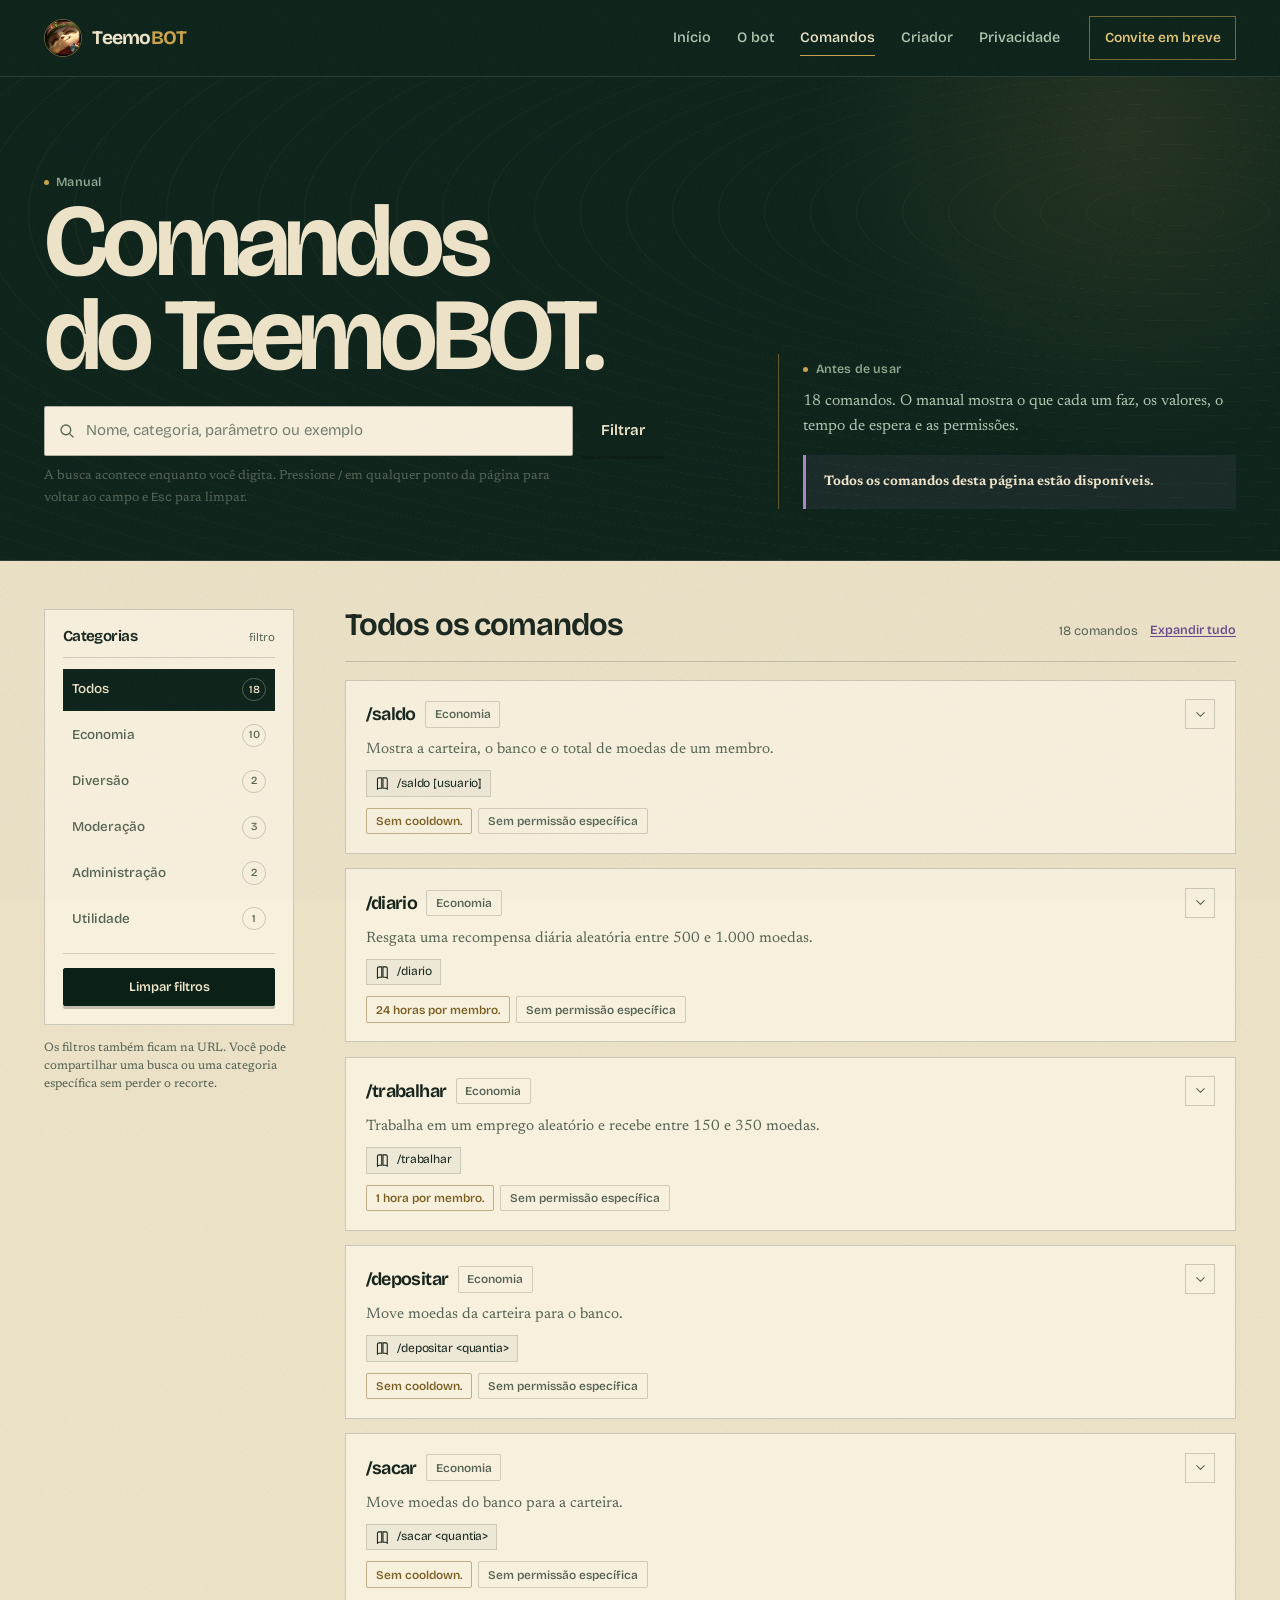
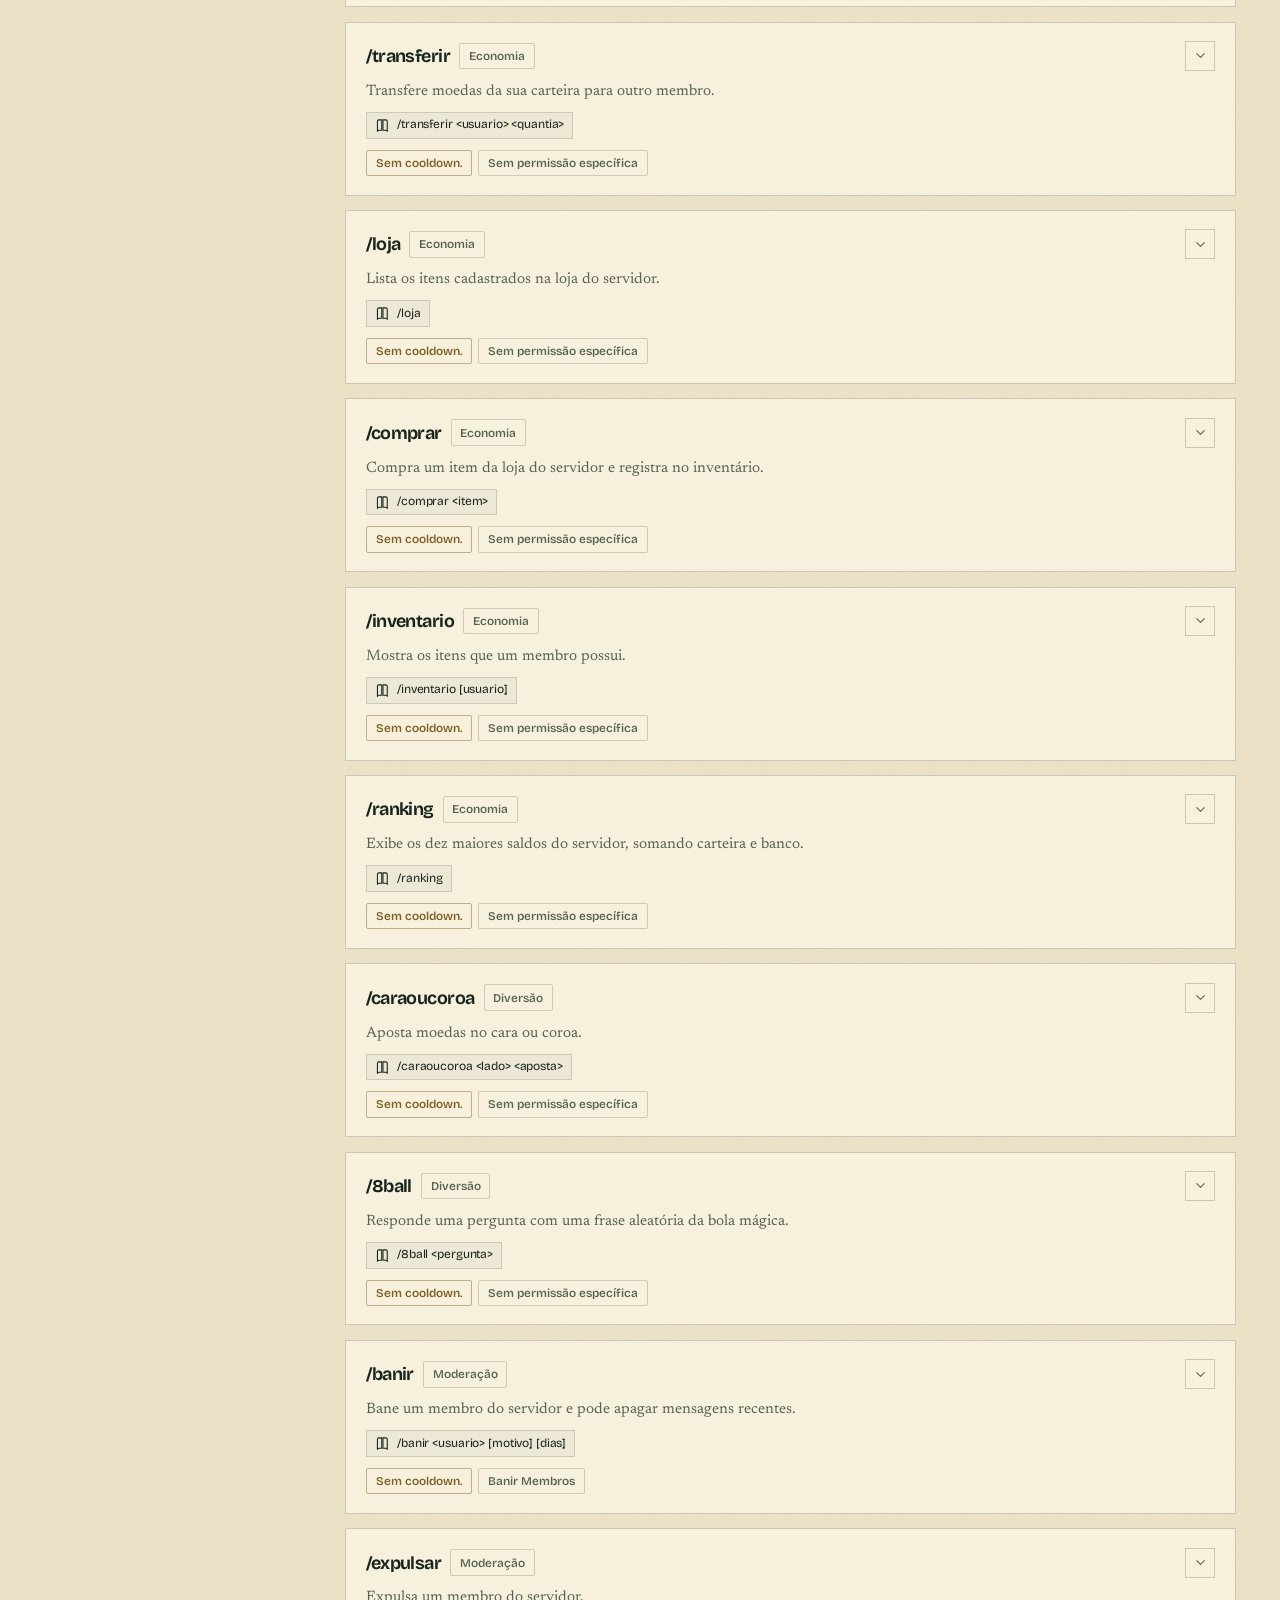
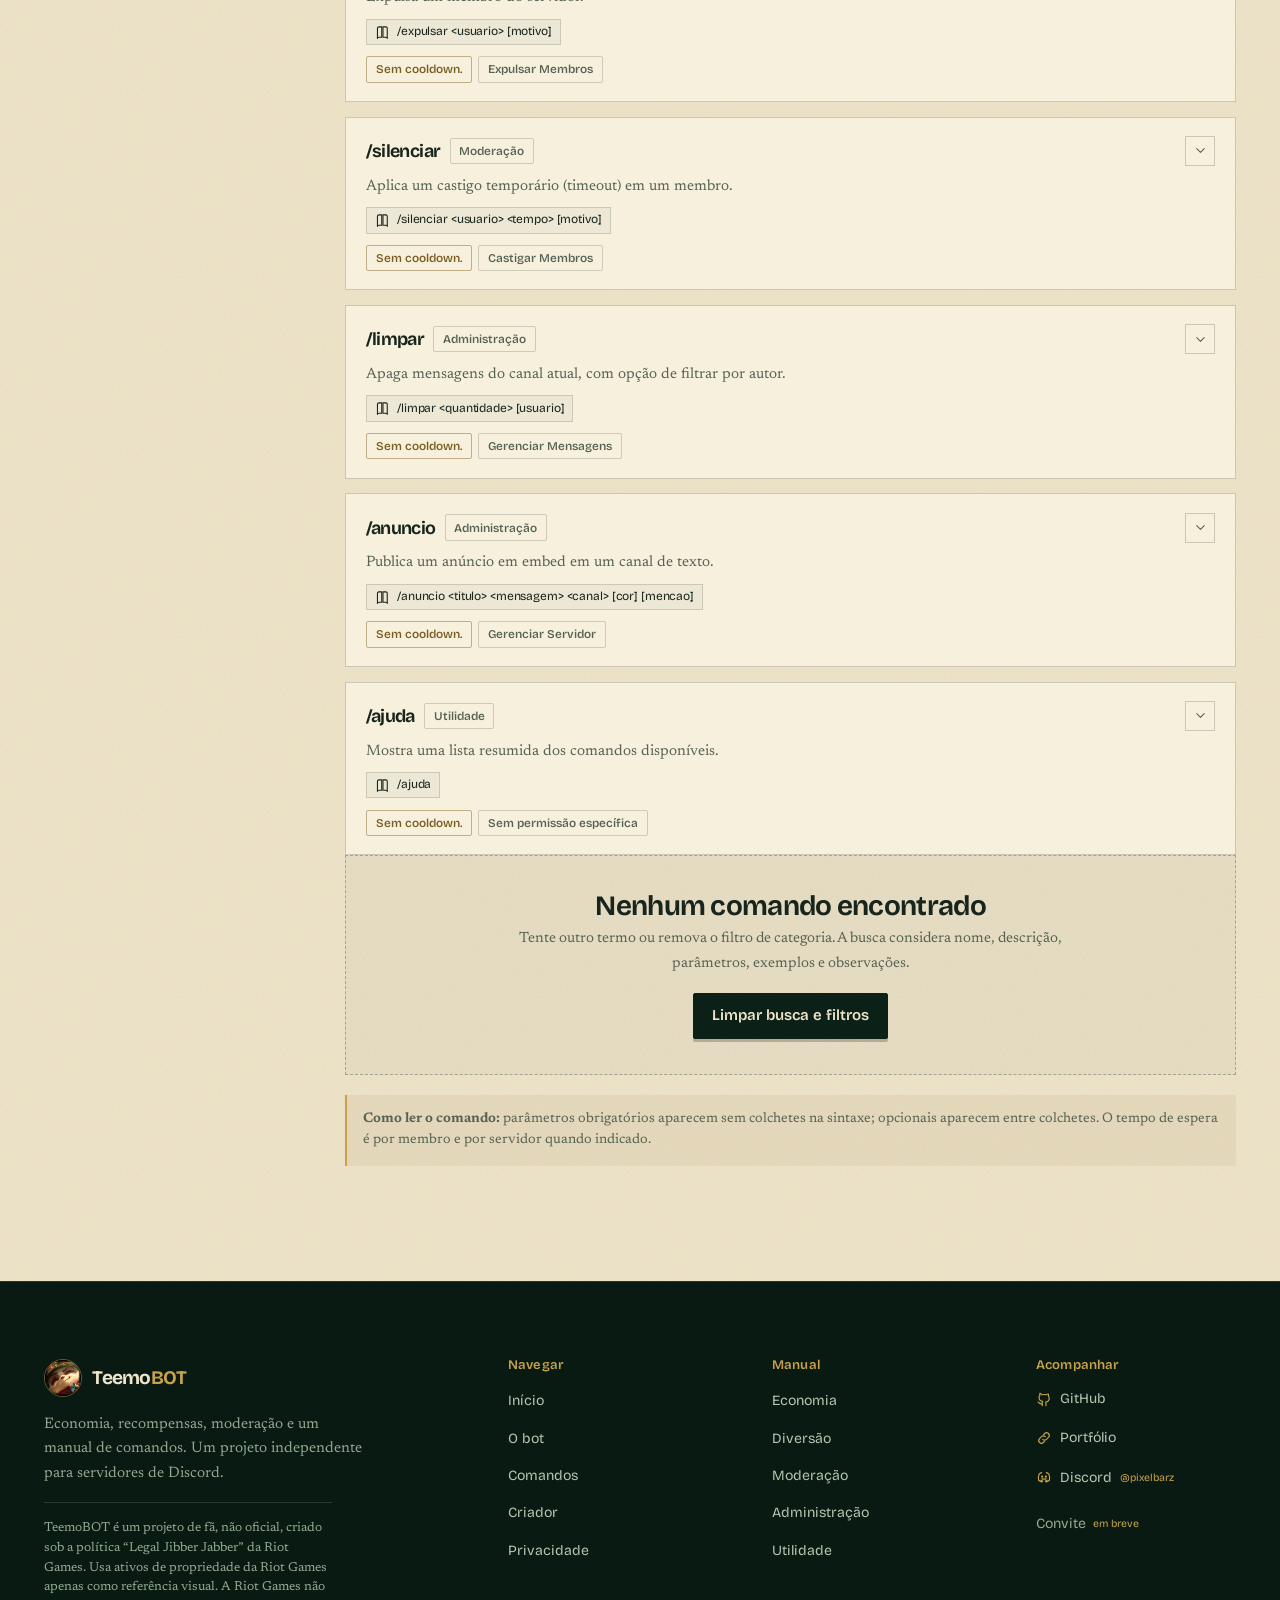
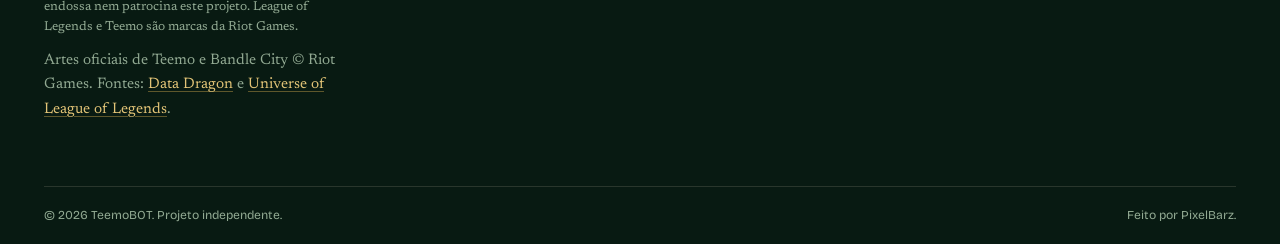
<file: comandos/index.html>
<!DOCTYPE html>
<html lang="pt-BR">
<head>
  <meta charset="utf-8">
  <meta name="viewport" content="width=device-width, initial-scale=1">
  <title>Comandos do TeemoBOT, manual completo</title>
  <meta name="description" content="Manual dos 18 comandos do TeemoBOT com nome, sintaxe, parâmetros, tempo de espera, permissões, exemplos e observações. Busca ao vivo e filtro por categoria.">
  <link rel="canonical" href="https://pixelbarz.github.io/TeemoBOTSITE/comandos/">
  <meta name="theme-color" content="#0b2118">
  <meta name="color-scheme" content="dark light">

  <meta property="og:type" content="article">
  <meta property="og:site_name" content="TeemoBOT">
  <meta property="og:url" content="https://pixelbarz.github.io/TeemoBOTSITE/comandos/">
  <meta property="og:locale" content="pt_BR">
  <meta property="og:title" content="Comandos do TeemoBOT, manual completo">
  <meta property="og:description" content="18 comandos com sintaxe, parâmetros, tempo de espera, permissões e exemplos. Busca ao vivo e filtro por categoria.">
  <meta property="og:image" content="https://pixelbarz.github.io/TeemoBOTSITE/assets/images/site-preview.jpg">
  <meta property="og:image:type" content="image/jpeg">
  <meta property="og:image:width" content="1200">
  <meta property="og:image:height" content="630">
  <meta property="og:image:alt" content="Prévia do site TeemoBOT com arte oficial de Teemo, de League of Legends">
  <meta name="twitter:card" content="summary_large_image">
  <meta name="twitter:title" content="Comandos do TeemoBOT, manual completo">
  <meta name="twitter:description" content="18 comandos com sintaxe, parâmetros, tempo de espera, permissões e exemplos.">
  <meta name="twitter:image" content="https://pixelbarz.github.io/TeemoBOTSITE/assets/images/site-preview.jpg">

  <link rel="icon" href="../assets/images/teemo-icon.png" type="image/png" sizes="128x128">
  <link rel="stylesheet" href="../css/global.css">
  <link rel="stylesheet" href="../css/components.css">
  <link rel="stylesheet" href="../css/pages/commands.css">
  <script>document.documentElement.classList.add('js');</script>
</head>
<body data-root="../" data-page="comandos">
  <a class="skip-link" href="#main">Pular para o conteúdo</a>

  <header class="site-header">
    <div class="wrap header-inner">
      <a class="brand" href="../" aria-label="TeemoBOT, página inicial">
        <img class="brand__mark" src="../assets/images/teemo-icon.png" alt="" width="38" height="38">
        <span class="brand__word">Teemo<span>BOT</span></span>
      </a>
      <button class="menu-toggle" type="button" data-menu-toggle aria-expanded="false" aria-controls="site-nav">
        <span class="menu-toggle__box" aria-hidden="true"></span>
        <span class="visually-hidden" data-menu-label>Abrir menu</span>
      </button>
      <nav class="site-nav" id="site-nav" data-site-nav aria-label="Navegação principal">
        <a class="site-nav__link" data-nav="home" href="../">Início</a>
        <a class="site-nav__link" data-nav="bot" href="../bot/">O bot</a>
        <a class="site-nav__link" data-nav="comandos" href="./">Comandos</a>
        <a class="site-nav__link" data-nav="criador" href="../criador/">Criador</a>
        <a class="site-nav__link" data-nav="privacidade" href="../privacidade/">Privacidade</a>
        <a class="site-nav__cta" data-invite-link aria-disabled="true" title="O convite público ainda não foi publicado.">Convite em breve</a>
      </nav>
    </div>
  </header>

  <main id="main" tabindex="-1">
    <section class="page-hero commands-hero" aria-labelledby="commands-title">
      <div class="wrap page-hero__grid">
        <div class="commands-hero__copy">
          <span class="field-label">Manual</span>
          <h1 id="commands-title">Comandos do TeemoBOT.</h1>
          <div class="commands-hero__search">
            <form class="search-form" id="command-search-form" role="search" action="./" method="get">
              <label class="visually-hidden" for="command-search">Buscar comando</label>
              <div class="search-field">
                <svg class="icon" viewBox="0 0 24 24" aria-hidden="true" focusable="false"><circle cx="10.5" cy="10.5" r="6.5"/><path d="m15.5 15.5 4.5 4.5"/></svg>
                <input type="search" id="command-search" name="q" placeholder="Nome, categoria, parâmetro ou exemplo" autocomplete="off" spellcheck="false" aria-describedby="search-hint">
              </div>
              <button class="btn btn--dark" type="submit">Filtrar</button>
            </form>
            <p class="search-hint" id="search-hint">A busca acontece enquanto você digita. Pressione <kbd>/</kbd> em qualquer ponto da página para voltar ao campo e <kbd>Esc</kbd> para limpar.</p>
          </div>
        </div>
        <div class="page-hero__aside commands-hero__aside">
          <span class="field-label">Antes de usar</span>
          <p>18 comandos. O manual mostra o que cada um faz, os valores, o tempo de espera e as permissões.</p>
          <div class="callout callout--dart commands-hero__note">
            <strong>Todos os comandos desta página estão disponíveis.</strong>
          </div>
        </div>
      </div>
    </section>

    <section class="section section--paper commands-section" aria-labelledby="results-title">
      <div class="wrap commands-layout">
        <div class="commands-sidebar" role="group" aria-label="Filtros do manual">
          <div class="filter-panel">
            <div class="filter-panel__head">
              <h2>Categorias</h2>
              <span>filtro</span>
            </div>
            <div class="filter-list" id="category-filters" role="group" aria-label="Filtrar comandos por categoria"></div>
            <div class="filter-clear">
              <button class="btn btn--dark" type="button" data-clear-filters>Limpar filtros</button>
            </div>
          </div>
          <p class="sidebar-note">Os filtros também ficam na URL. Você pode compartilhar uma busca ou uma categoria específica sem perder o recorte.</p>
        </div>

        <div class="commands-main">
          <div class="commands-toolbar">
            <h2 id="results-title">Todos os comandos</h2>
            <div class="commands-toolbar__actions">
              <span class="result-count" id="result-count" role="status" aria-live="polite">18 comandos</span>
              <button class="toolbar-btn" type="button" id="expand-all" aria-label="Expandir todos os comandos">Expandir tudo</button>
            </div>
          </div>

          <div class="command-grid" id="command-list">
            <noscript>
              <div class="command-card__empty">
                <h3>Ative o JavaScript</h3>
                <p>A busca e os filtros precisam de JavaScript para funcionar. Ative o JavaScript no navegador para usar esta página.</p>
              </div>
            </noscript>
          </div>

          <div class="command-card__empty" id="command-empty" hidden>
            <div>
              <h3>Nenhum comando encontrado</h3>
              <p>Tente outro termo ou remova o filtro de categoria. A busca considera nome, descrição, parâmetros, exemplos e observações.</p>
              <button class="btn btn--dark" type="button" data-clear-filters>Limpar busca e filtros</button>
            </div>
          </div>

          <p class="commands-note"><strong>Como ler o comando:</strong> parâmetros obrigatórios aparecem sem colchetes na sintaxe; opcionais aparecem entre colchetes. O tempo de espera é por membro e por servidor quando indicado.</p>
        </div>
      </div>
    </section>
  </main>

  <footer class="site-footer">
    <div class="wrap">
      <div class="footer-grid">
        <div class="footer-brand">
          <a class="brand" href="../" aria-label="TeemoBOT, página inicial">
            <img class="brand__mark" src="../assets/images/teemo-icon.png" alt="" width="38" height="38">
            <span class="brand__word">Teemo<span>BOT</span></span>
          </a>
          <p>Economia, recompensas, moderação e um manual de comandos. Um projeto independente para servidores de Discord.</p>
          <p class="footer-disclaimer">TeemoBOT é um projeto de fã, não oficial, criado sob a política “Legal Jibber Jabber” da Riot Games. Usa ativos de propriedade da Riot Games apenas como referência visual. A Riot Games não endossa nem patrocina este projeto. League of Legends e Teemo são marcas da Riot Games.</p>
          <p class="footer-credit">Artes oficiais de Teemo e Bandle City © Riot Games. Fontes: <a href="https://ddragon.leagueoflegends.com/" target="_blank" rel="noopener noreferrer">Data Dragon</a> e <a href="https://universe.leagueoflegends.com/en_US/region/bandle-city/" target="_blank" rel="noopener noreferrer">Universe of League of Legends</a>.</p>
        </div>
        <div class="footer-col">
          <h2>Navegar</h2>
          <ul>
            <li><a href="../">Início</a></li>
            <li><a href="../bot/">O bot</a></li>
            <li><a href="./">Comandos</a></li>
            <li><a href="../criador/">Criador</a></li>
            <li><a href="../privacidade/">Privacidade</a></li>
          </ul>
        </div>
        <div class="footer-col">
          <h2>Manual</h2>
          <ul>
            <li><a href="./?categoria=economia">Economia</a></li>
            <li><a href="./?categoria=diversao">Diversão</a></li>
            <li><a href="./?categoria=moderacao">Moderação</a></li>
            <li><a href="./?categoria=administracao">Administração</a></li>
            <li><a href="./?categoria=utilidade">Utilidade</a></li>
          </ul>
        </div>
        <div class="footer-col">
          <h2>Acompanhar</h2>
          <ul data-social-list>
            <li><span class="footer-link--soon"><span>GitHub</span><small>em breve</small></span></li>
            <li><span class="footer-link--soon"><span>Discord</span><small>em breve</small></span></li>
          </ul>
          <ul class="footer-col__extra">
            <li><span class="footer-link--soon"><span>Convite</span><small>em breve</small></span></li>
          </ul>
        </div>
      </div>
      <div class="footer-bottom">
        <p>© <span data-year>2026</span> TeemoBOT. Projeto independente.</p>
        <p>Feito por PixelBarz.</p>
      </div>
    </div>
  </footer>

  <script src="../js/config.js"></script>
  <script src="../js/icons.js"></script>
  <script src="../js/main.js"></script>
  <script src="../js/navigation.js"></script>
  <script src="../data/commands.js"></script>
  <script src="../js/commands.js"></script>
</body>
</html>
</file>
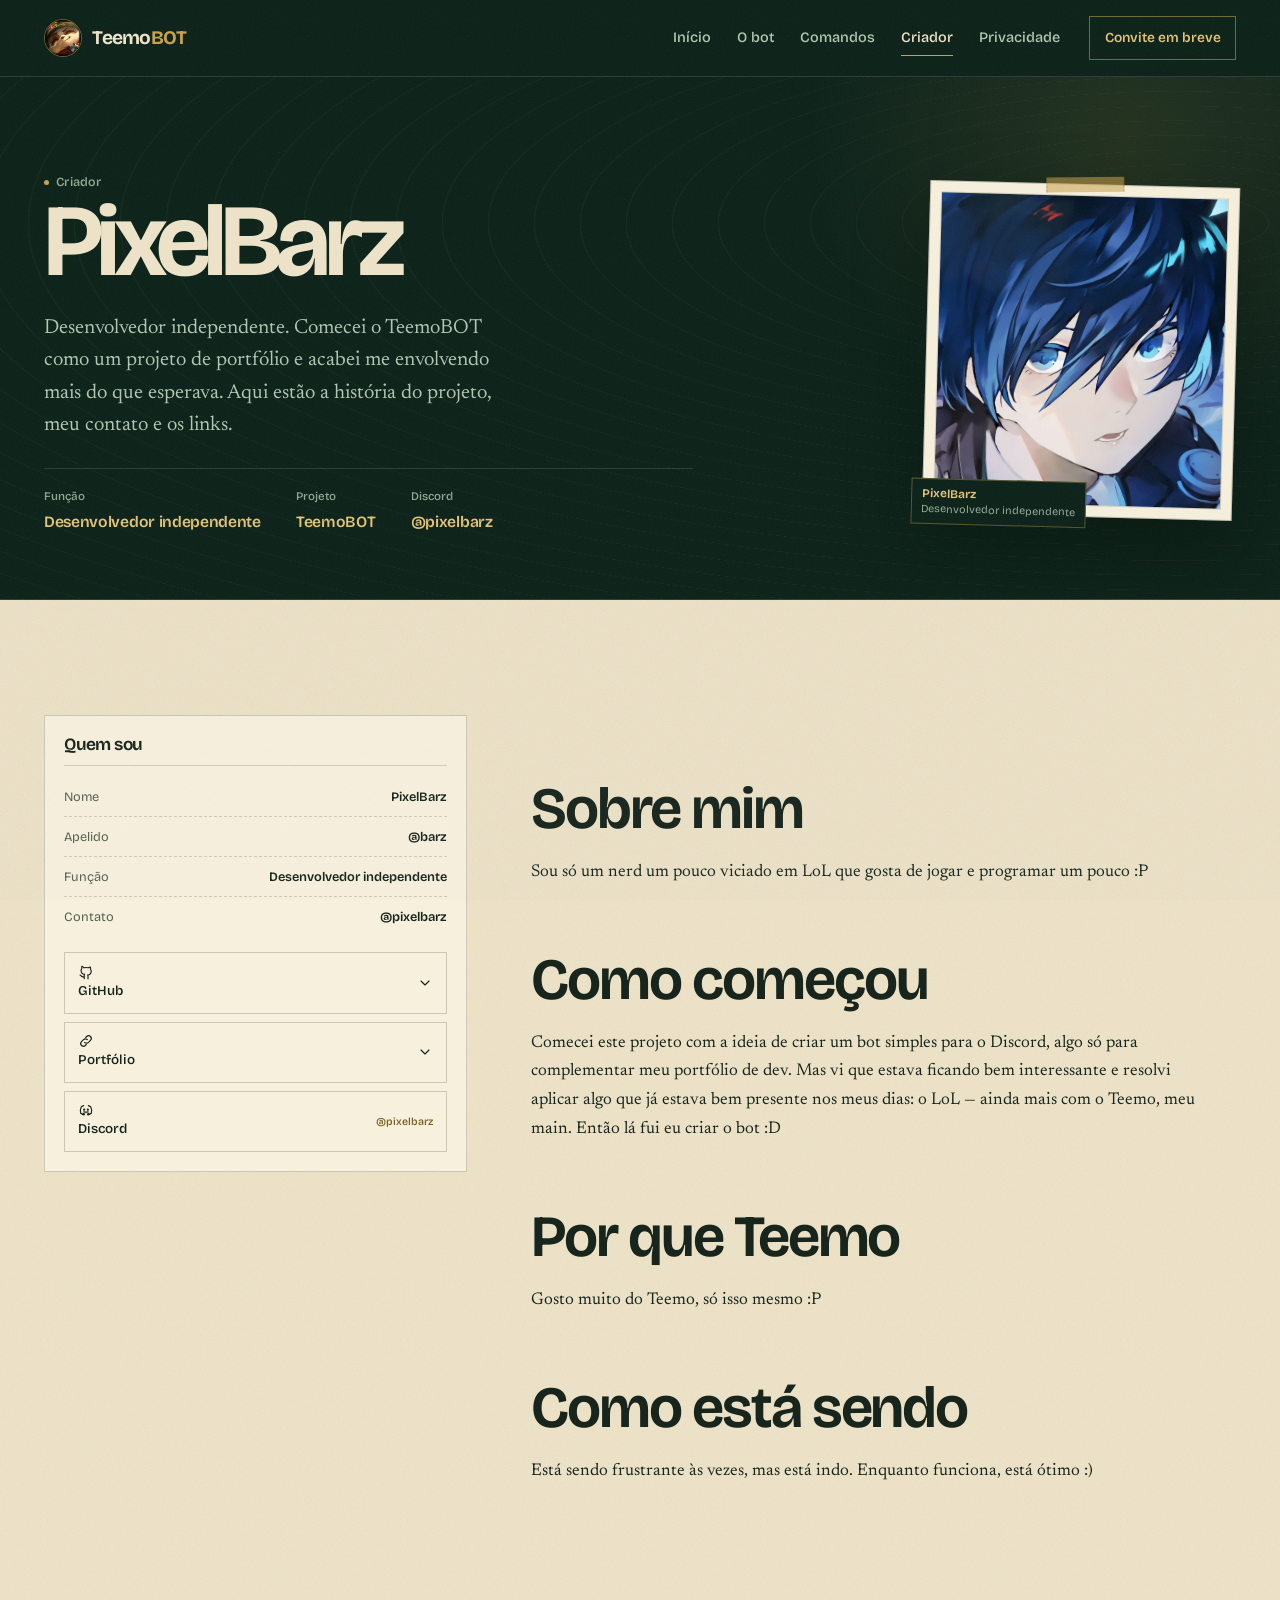
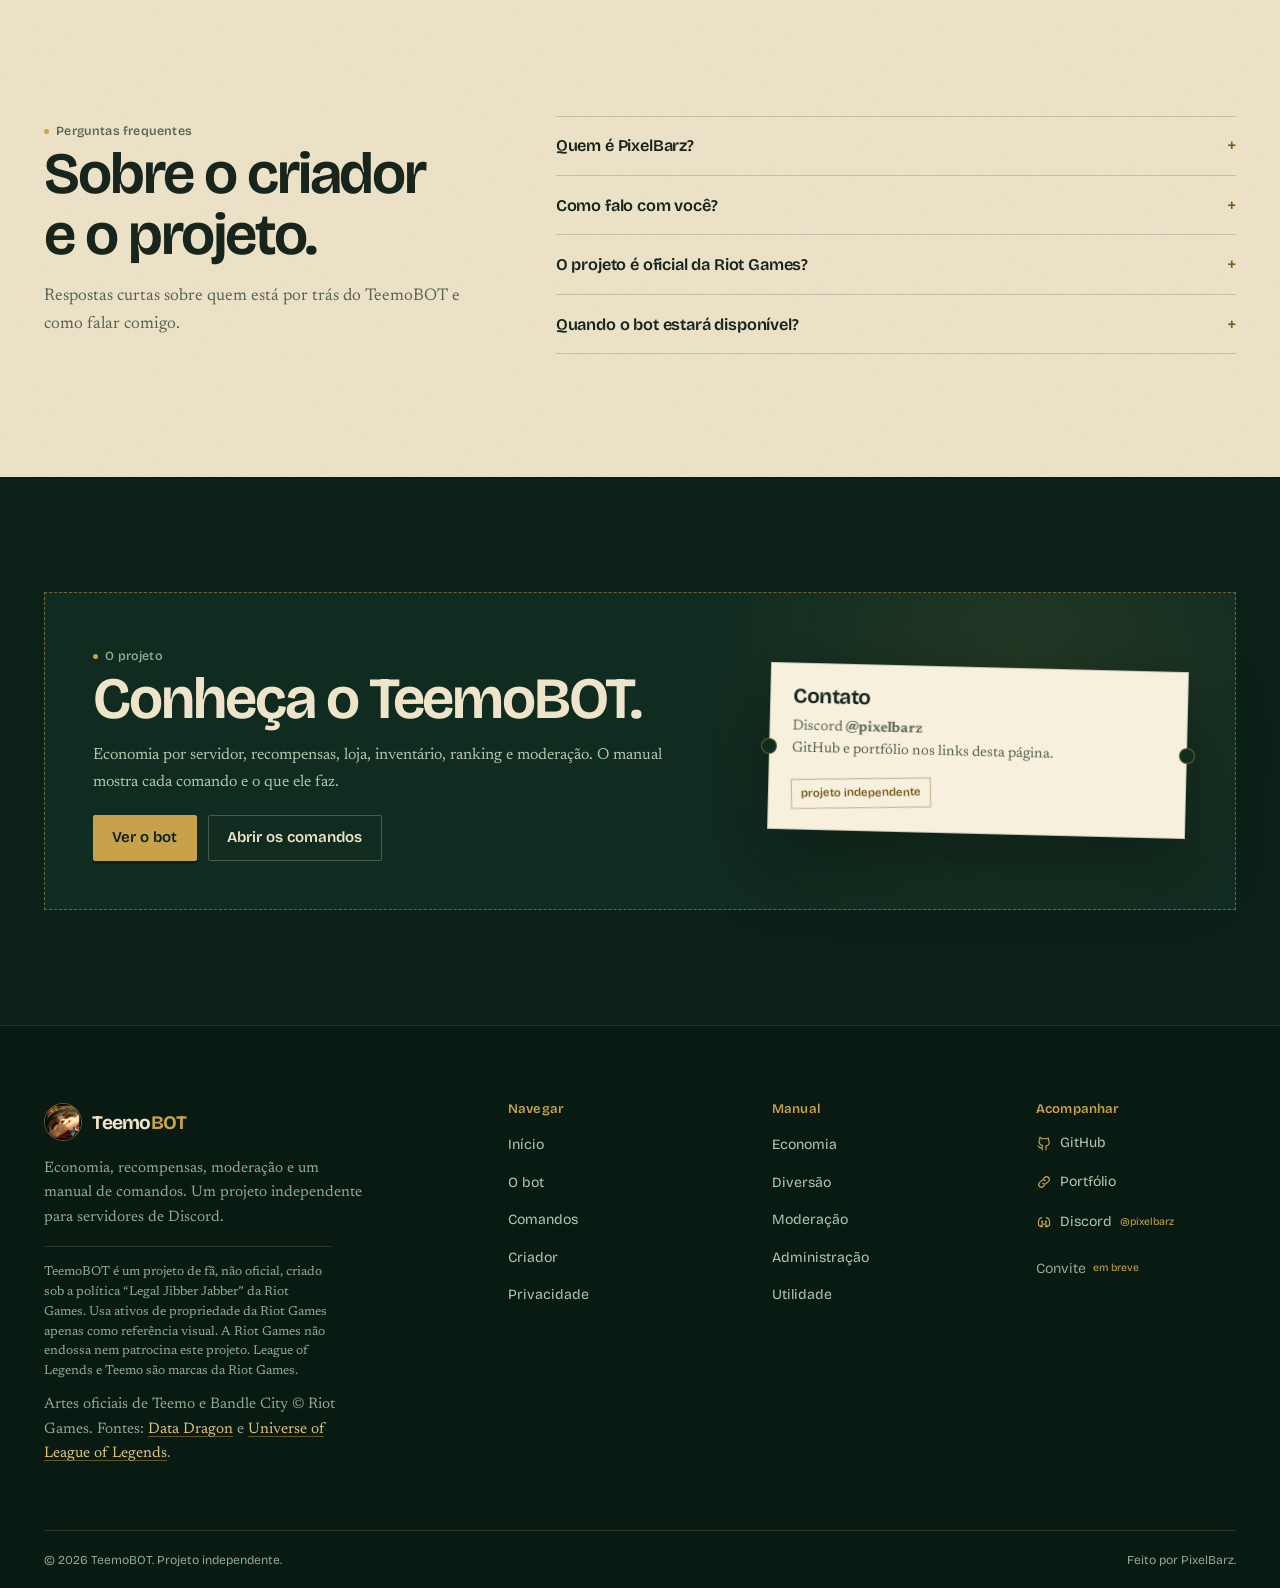
<file: criador/index.html>
<!DOCTYPE html>
<html lang="pt-BR">
<head>
  <meta charset="utf-8">
  <meta name="viewport" content="width=device-width, initial-scale=1">
  <title>PixelBarz, criador do TeemoBOT</title>
  <meta name="description" content="Conheça PixelBarz, criador do TeemoBOT. Desenvolvedor independente, história do projeto, motivação e links de contato.">
  <link rel="canonical" href="https://pixelbarz.github.io/TeemoBOTSITE/criador/">
  <meta name="theme-color" content="#0b2118">
  <meta name="color-scheme" content="dark light">

  <meta property="og:type" content="profile">
  <meta property="og:site_name" content="TeemoBOT">
  <meta property="og:url" content="https://pixelbarz.github.io/TeemoBOTSITE/criador/">
  <meta property="og:locale" content="pt_BR">
  <meta property="og:title" content="PixelBarz, criador do TeemoBOT">
  <meta property="og:description" content="Desenvolvedor independente, história do projeto, motivação e links de contato.">
  <meta property="og:image" content="https://pixelbarz.github.io/TeemoBOTSITE/assets/images/site-preview.jpg">
  <meta property="og:image:type" content="image/jpeg">
  <meta property="og:image:width" content="1200">
  <meta property="og:image:height" content="630">
  <meta property="og:image:alt" content="Prévia do site TeemoBOT com arte oficial de Teemo, de League of Legends">
  <meta name="twitter:card" content="summary_large_image">
  <meta name="twitter:title" content="PixelBarz, criador do TeemoBOT">
  <meta name="twitter:description" content="Desenvolvedor independente, história do projeto e links de contato.">
  <meta name="twitter:image" content="https://pixelbarz.github.io/TeemoBOTSITE/assets/images/site-preview.jpg">

  <link rel="icon" href="../assets/images/teemo-icon.png" type="image/png" sizes="128x128">
  <link rel="stylesheet" href="../css/global.css">
  <link rel="stylesheet" href="../css/components.css">
  <link rel="stylesheet" href="../css/pages/creator.css">
  <script>document.documentElement.classList.add('js');</script>
</head>
<body data-root="../" data-page="criador">
  <a class="skip-link" href="#main">Pular para o conteúdo</a>

  <header class="site-header">
    <div class="wrap header-inner">
      <a class="brand" href="../" aria-label="TeemoBOT, página inicial">
        <img class="brand__mark" src="../assets/images/teemo-icon.png" alt="" width="38" height="38">
        <span class="brand__word">Teemo<span>BOT</span></span>
      </a>
      <button class="menu-toggle" type="button" data-menu-toggle aria-expanded="false" aria-controls="site-nav">
        <span class="menu-toggle__box" aria-hidden="true"></span>
        <span class="visually-hidden" data-menu-label>Abrir menu</span>
      </button>
      <nav class="site-nav" id="site-nav" data-site-nav aria-label="Navegação principal">
        <a class="site-nav__link" data-nav="home" href="../">Início</a>
        <a class="site-nav__link" data-nav="bot" href="../bot/">O bot</a>
        <a class="site-nav__link" data-nav="comandos" href="../comandos/">Comandos</a>
        <a class="site-nav__link" data-nav="criador" href="./">Criador</a>
        <a class="site-nav__link" data-nav="privacidade" href="../privacidade/">Privacidade</a>
        <a class="site-nav__cta" data-invite-link aria-disabled="true" title="O convite público ainda não foi publicado.">Convite em breve</a>
      </nav>
    </div>
  </header>

  <main id="main" tabindex="-1">
    <section class="page-hero creator-hero" aria-labelledby="creator-title">
      <div class="wrap page-hero__grid">
        <div>
          <span class="field-label">Criador</span>
          <h1 id="creator-title" data-creator-heading>PixelBarz</h1>
          <p class="lead creator-hero__lead">Desenvolvedor independente. Comecei o TeemoBOT como um projeto de portfólio e acabei me envolvendo mais do que esperava. Aqui estão a história do projeto, meu contato e os links.</p>
          <dl class="creator-hero__facts" aria-label="Resumo do criador">
            <div>
              <dt>Função</dt>
              <dd data-creator-role>Desenvolvedor independente</dd>
            </div>
            <div>
              <dt>Projeto</dt>
              <dd>TeemoBOT</dd>
            </div>
            <div>
              <dt>Discord</dt>
              <dd data-creator-contact>@pixelbarz</dd>
            </div>
          </dl>
        </div>
        <div class="creator-hero__portrait" data-creator-portrait hidden>
          <figure class="portrait-frame">
            <img class="portrait-photo" src="[data-uri]" alt="" data-creator-avatar hidden>
            <figcaption class="portrait-caption">
              <strong data-creator-name>PixelBarz</strong>
              <span data-creator-role>Desenvolvedor independente</span>
            </figcaption>
          </figure>
        </div>
      </div>
    </section>

    <section class="section section--paper creator-profile" aria-labelledby="profile-title">
      <div class="wrap">
        <div class="profile-grid">
          <div class="profile-card reveal" role="group" aria-labelledby="profile-title">
            <h2 id="profile-title">Quem sou</h2>
            <div class="fact-list">
              <div class="fact"><span class="fact__label">Nome</span><span class="fact__value" data-creator-name>PixelBarz</span></div>
              <div class="fact"><span class="fact__label">Apelido</span><span class="fact__value" data-creator-handle>@barz</span></div>
              <div class="fact"><span class="fact__label">Função</span><span class="fact__value" data-creator-role>Desenvolvedor independente</span></div>
              <div class="fact"><span class="fact__label">Contato</span><span class="fact__value" data-creator-contact>@pixelbarz</span></div>
            </div>
            <div class="creator-links" data-creator-links>
              <a class="creator-link" href="https://www.github.com/pixelbarz" target="_blank" rel="noopener noreferrer"><span>GitHub</span></a>
              <a class="creator-link" href="https://www.pixelbarz.cc" target="_blank" rel="noopener noreferrer"><span>Portfólio</span></a>
              <span class="creator-link creator-link--static"><span>Discord</span><small>@pixelbarz</small></span>
            </div>
          </div>

          <div class="creator-story prose-block">
            <h2>Sobre mim</h2>
            <p data-creator-bio>Sou só um nerd um pouco viciado em LoL que gosta de jogar e programar um pouco :P</p>

            <h2>Como começou</h2>
            <p data-creator-story>Comecei este projeto com a ideia de criar um bot simples para o Discord, algo só para complementar meu portfólio de dev. Mas vi que estava ficando bem interessante e resolvi aplicar algo que já estava bem presente nos meus dias: o LoL — ainda mais com o Teemo, meu main. Então lá fui eu criar o bot :D</p>

            <h2>Por que Teemo</h2>
            <p data-creator-motivation>Gosto muito do Teemo, só isso mesmo :P</p>

            <h2>Como está sendo</h2>
            <p data-creator-experience>Está sendo frustrante às vezes, mas está indo. Enquanto funciona, está ótimo :)</p>
          </div>
        </div>
      </div>
    </section>

    <section class="section section--paper creator-faq" aria-labelledby="creator-faq-title">
      <div class="wrap faq-layout">
        <div class="faq-intro">
          <span class="field-label reveal">Perguntas frequentes</span>
          <h2 class="reveal" id="creator-faq-title">Sobre o criador e o projeto.</h2>
          <p class="reveal">Respostas curtas sobre quem está por trás do TeemoBOT e como falar comigo.</p>
        </div>
        <div class="faq-list reveal">
          <details class="faq-item">
            <summary>Quem é PixelBarz?</summary>
            <div class="faq-item__body">
              <p>Sou o criador do TeemoBOT. Desenvolvedor independente, jogo League of Legends e programo por hobby. O projeto começou como portfólio e acabou virando algo maior.</p>
            </div>
          </details>
          <details class="faq-item">
            <summary>Como falo com você?</summary>
            <div class="faq-item__body">
              <p>Pelo Discord <strong>@pixelbarz</strong>. Também dá para me encontrar no <a href="https://www.github.com/pixelbarz" target="_blank" rel="noopener noreferrer">GitHub</a> e no <a href="https://www.pixelbarz.cc" target="_blank" rel="noopener noreferrer">portfólio</a>. Assuntos de privacidade têm um canal próprio na <a href="../privacidade/">política de privacidade</a>.</p>
            </div>
          </details>
          <details class="faq-item">
            <summary>O projeto é oficial da Riot Games?</summary>
            <div class="faq-item__body">
              <p>Não. O TeemoBOT é um projeto de fã, não oficial, independente e sem vínculo com a Riot. O bot não usa dados de partidas nem distribui recompensas de League of Legends.</p>
            </div>
          </details>
          <details class="faq-item">
            <summary>Quando o bot estará disponível?</summary>
            <div class="faq-item__body">
              <p>Ainda não há data. Quando o convite existir, ele será publicado no site. Até lá, o manual de comandos já pode ser consultado.</p>
            </div>
          </details>
        </div>
      </div>
    </section>

    <section class="section" aria-labelledby="creator-cta-title">
      <div class="wrap">
        <div class="invite-panel reveal">
          <div>
            <span class="field-label">O projeto</span>
            <h2 id="creator-cta-title">Conheça o TeemoBOT.</h2>
            <p>Economia por servidor, recompensas, loja, inventário, ranking e moderação. O manual mostra cada comando e o que ele faz.</p>
            <div class="invite-panel__actions">
              <a class="btn" href="../bot/">Ver o bot</a>
              <a class="btn btn--ghost" href="../comandos/">Abrir os comandos</a>
            </div>
          </div>
          <div class="invite-panel__ticket">
            <h3>Contato</h3>
            <p>Discord <strong>@pixelbarz</strong><br>GitHub e portfólio nos links desta página.</p>
            <span class="invite-panel__stamp">projeto independente</span>
          </div>
        </div>
      </div>
    </section>
  </main>

  <footer class="site-footer">
    <div class="wrap">
      <div class="footer-grid">
        <div class="footer-brand">
          <a class="brand" href="../" aria-label="TeemoBOT, página inicial">
            <img class="brand__mark" src="../assets/images/teemo-icon.png" alt="" width="38" height="38">
            <span class="brand__word">Teemo<span>BOT</span></span>
          </a>
          <p>Economia, recompensas, moderação e um manual de comandos. Um projeto independente para servidores de Discord.</p>
          <p class="footer-disclaimer">TeemoBOT é um projeto de fã, não oficial, criado sob a política “Legal Jibber Jabber” da Riot Games. Usa ativos de propriedade da Riot Games apenas como referência visual. A Riot Games não endossa nem patrocina este projeto. League of Legends e Teemo são marcas da Riot Games.</p>
          <p class="footer-credit">Artes oficiais de Teemo e Bandle City © Riot Games. Fontes: <a href="https://ddragon.leagueoflegends.com/" target="_blank" rel="noopener noreferrer">Data Dragon</a> e <a href="https://universe.leagueoflegends.com/en_US/region/bandle-city/" target="_blank" rel="noopener noreferrer">Universe of League of Legends</a>.</p>
        </div>
        <div class="footer-col">
          <h2>Navegar</h2>
          <ul>
            <li><a href="../">Início</a></li>
            <li><a href="../bot/">O bot</a></li>
            <li><a href="../comandos/">Comandos</a></li>
            <li><a href="./">Criador</a></li>
            <li><a href="../privacidade/">Privacidade</a></li>
          </ul>
        </div>
        <div class="footer-col">
          <h2>Manual</h2>
          <ul>
            <li><a href="../comandos/?categoria=economia">Economia</a></li>
            <li><a href="../comandos/?categoria=diversao">Diversão</a></li>
            <li><a href="../comandos/?categoria=moderacao">Moderação</a></li>
            <li><a href="../comandos/?categoria=administracao">Administração</a></li>
            <li><a href="../comandos/?categoria=utilidade">Utilidade</a></li>
          </ul>
        </div>
        <div class="footer-col">
          <h2>Acompanhar</h2>
          <ul data-social-list>
            <li><span class="footer-link--soon"><span>GitHub</span><small>em breve</small></span></li>
            <li><span class="footer-link--soon"><span>Discord</span><small>em breve</small></span></li>
          </ul>
          <ul class="footer-col__extra">
            <li><span class="footer-link--soon"><span>Convite</span><small>em breve</small></span></li>
          </ul>
        </div>
      </div>
      <div class="footer-bottom">
        <p>© <span data-year>2026</span> TeemoBOT. Projeto independente.</p>
        <p>Feito por PixelBarz.</p>
      </div>
    </div>
  </footer>

  <script src="../js/config.js"></script>
  <script src="../js/icons.js"></script>
  <script src="../js/main.js"></script>
  <script src="../js/navigation.js"></script>
  <script src="../js/creator.js"></script>
</body>
</html>
</file>
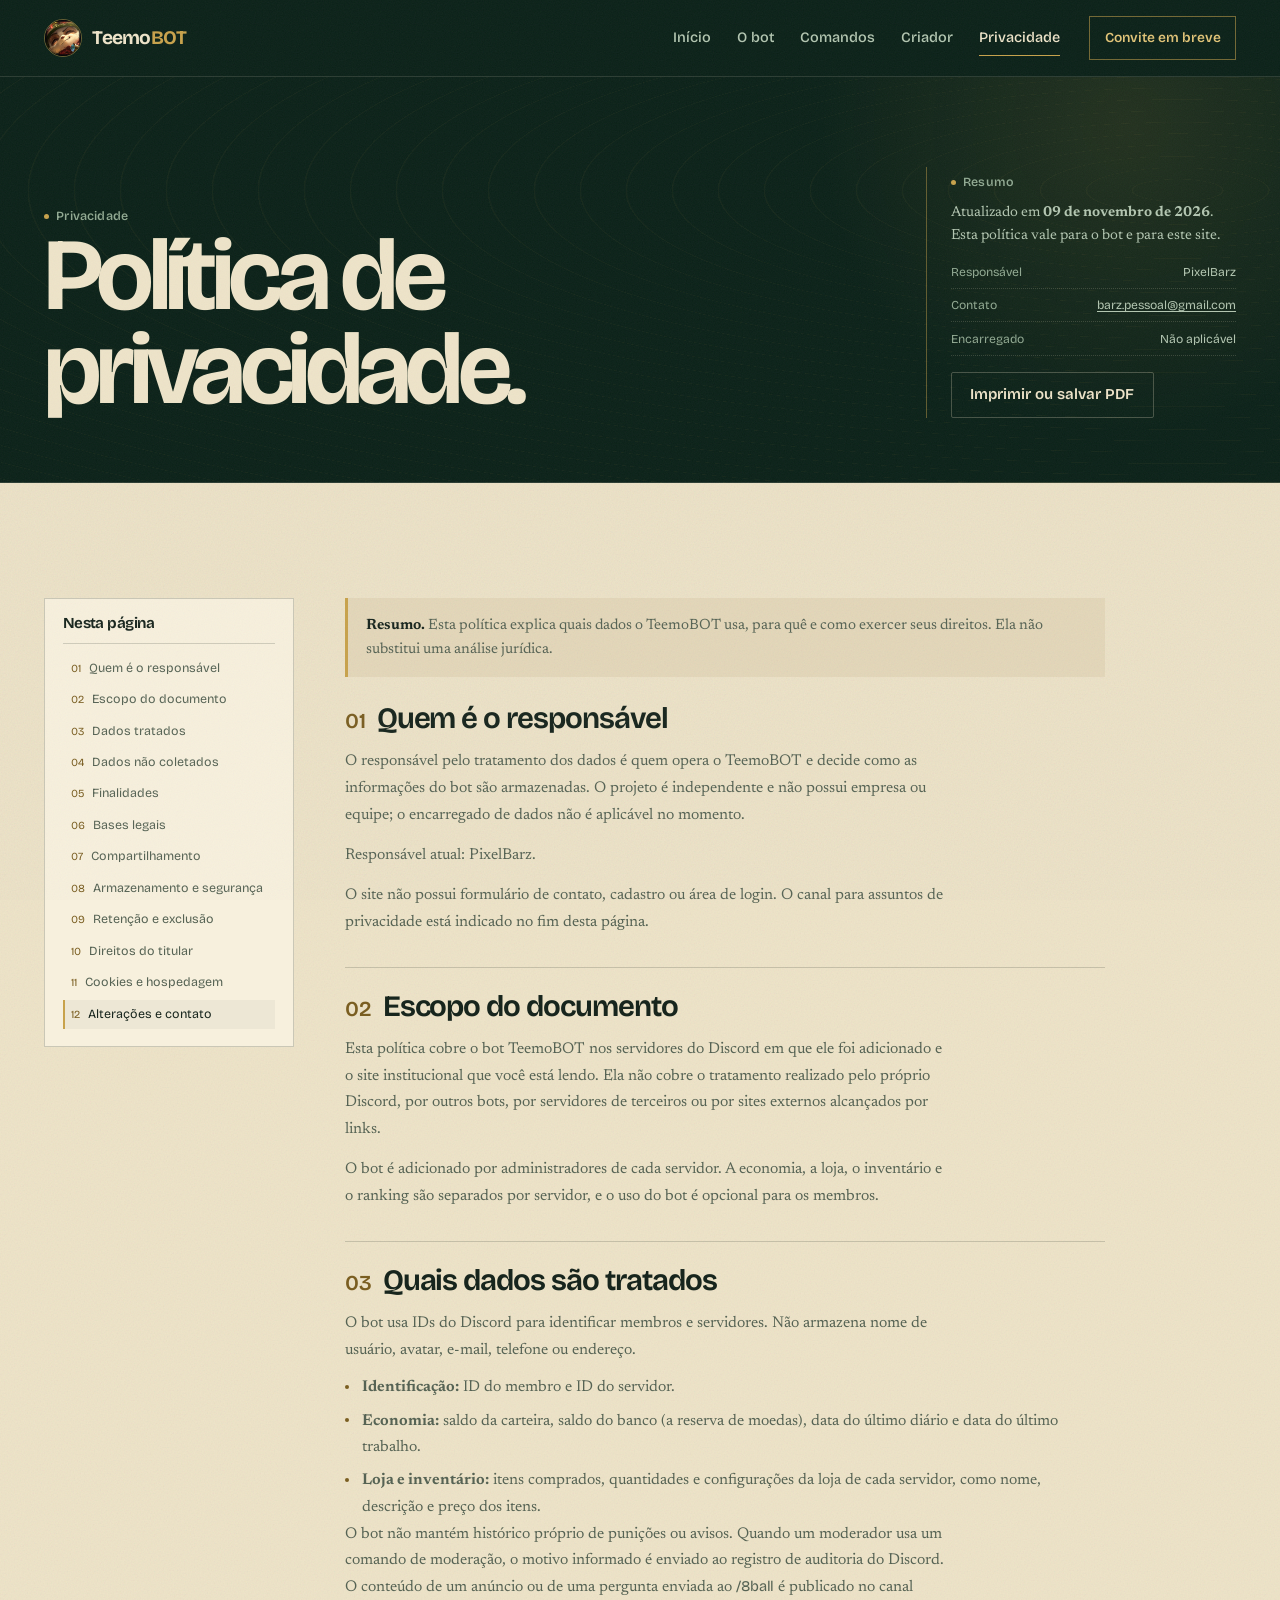
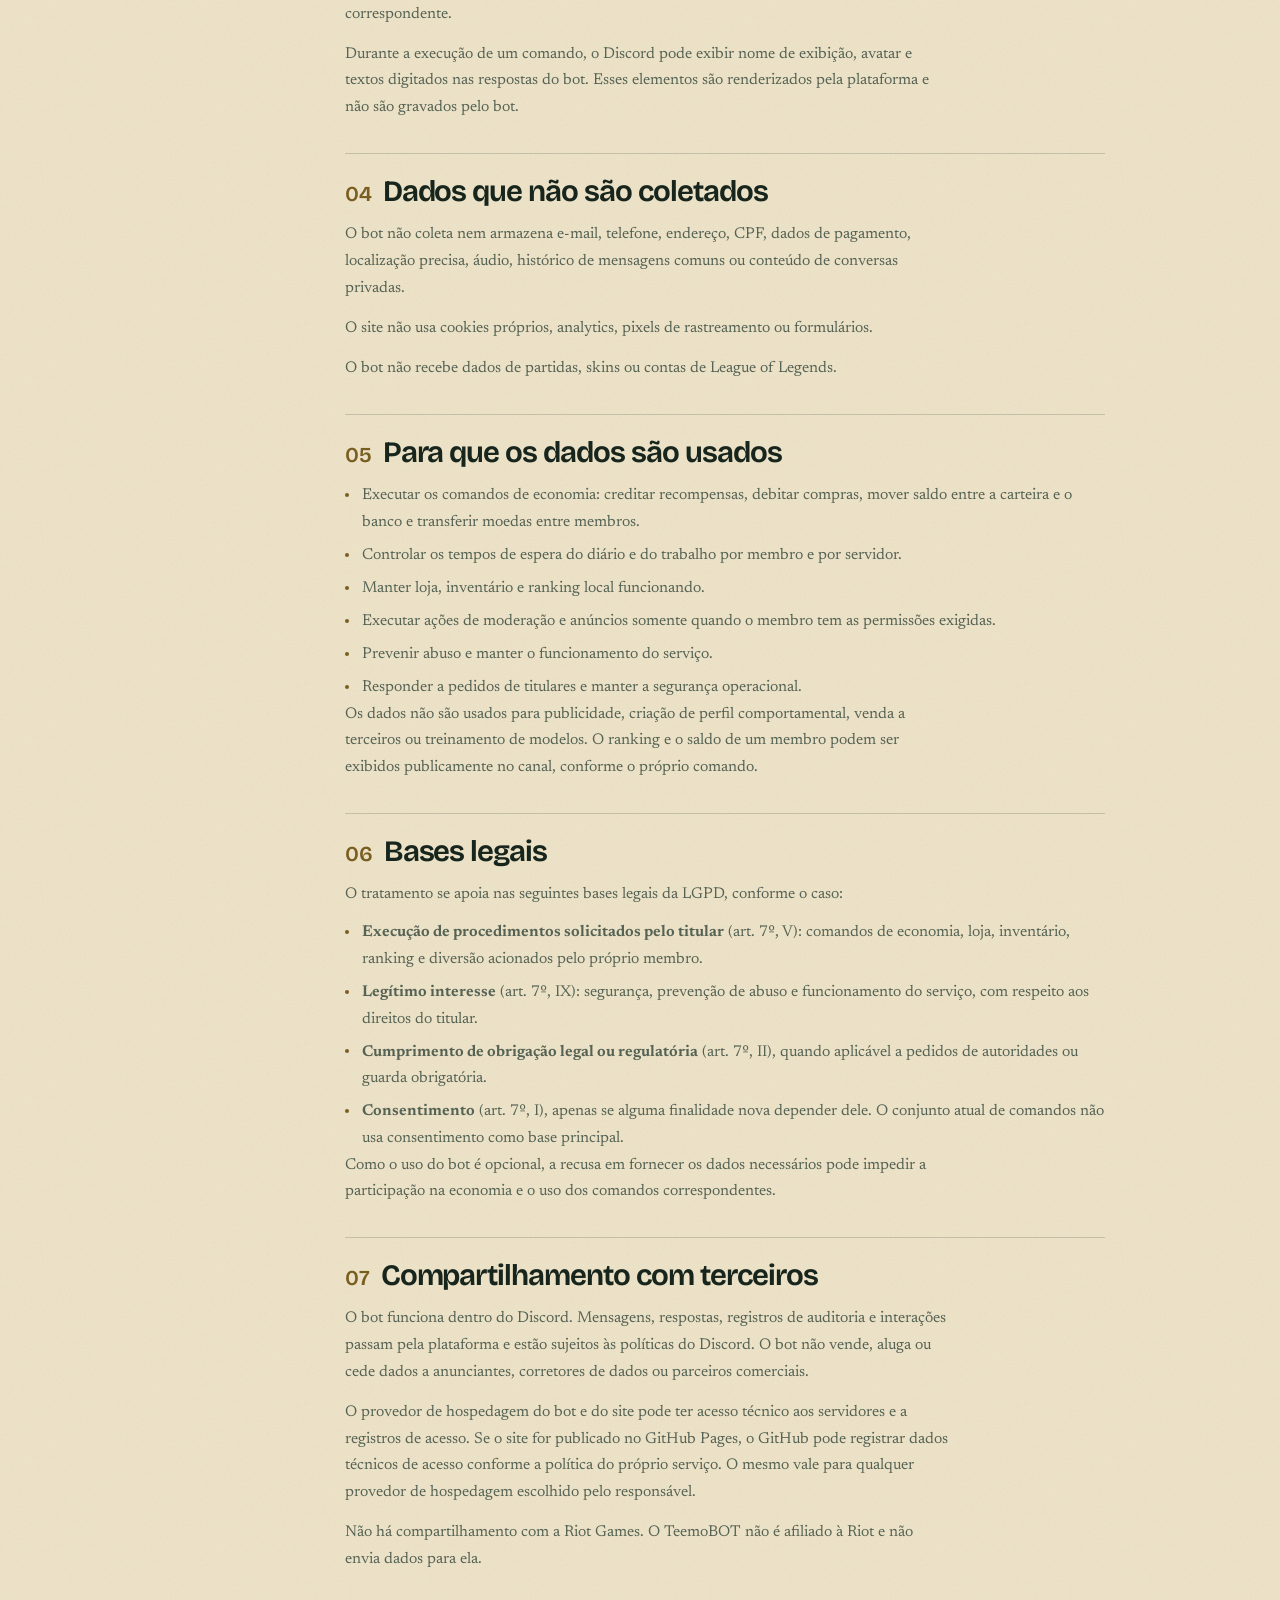
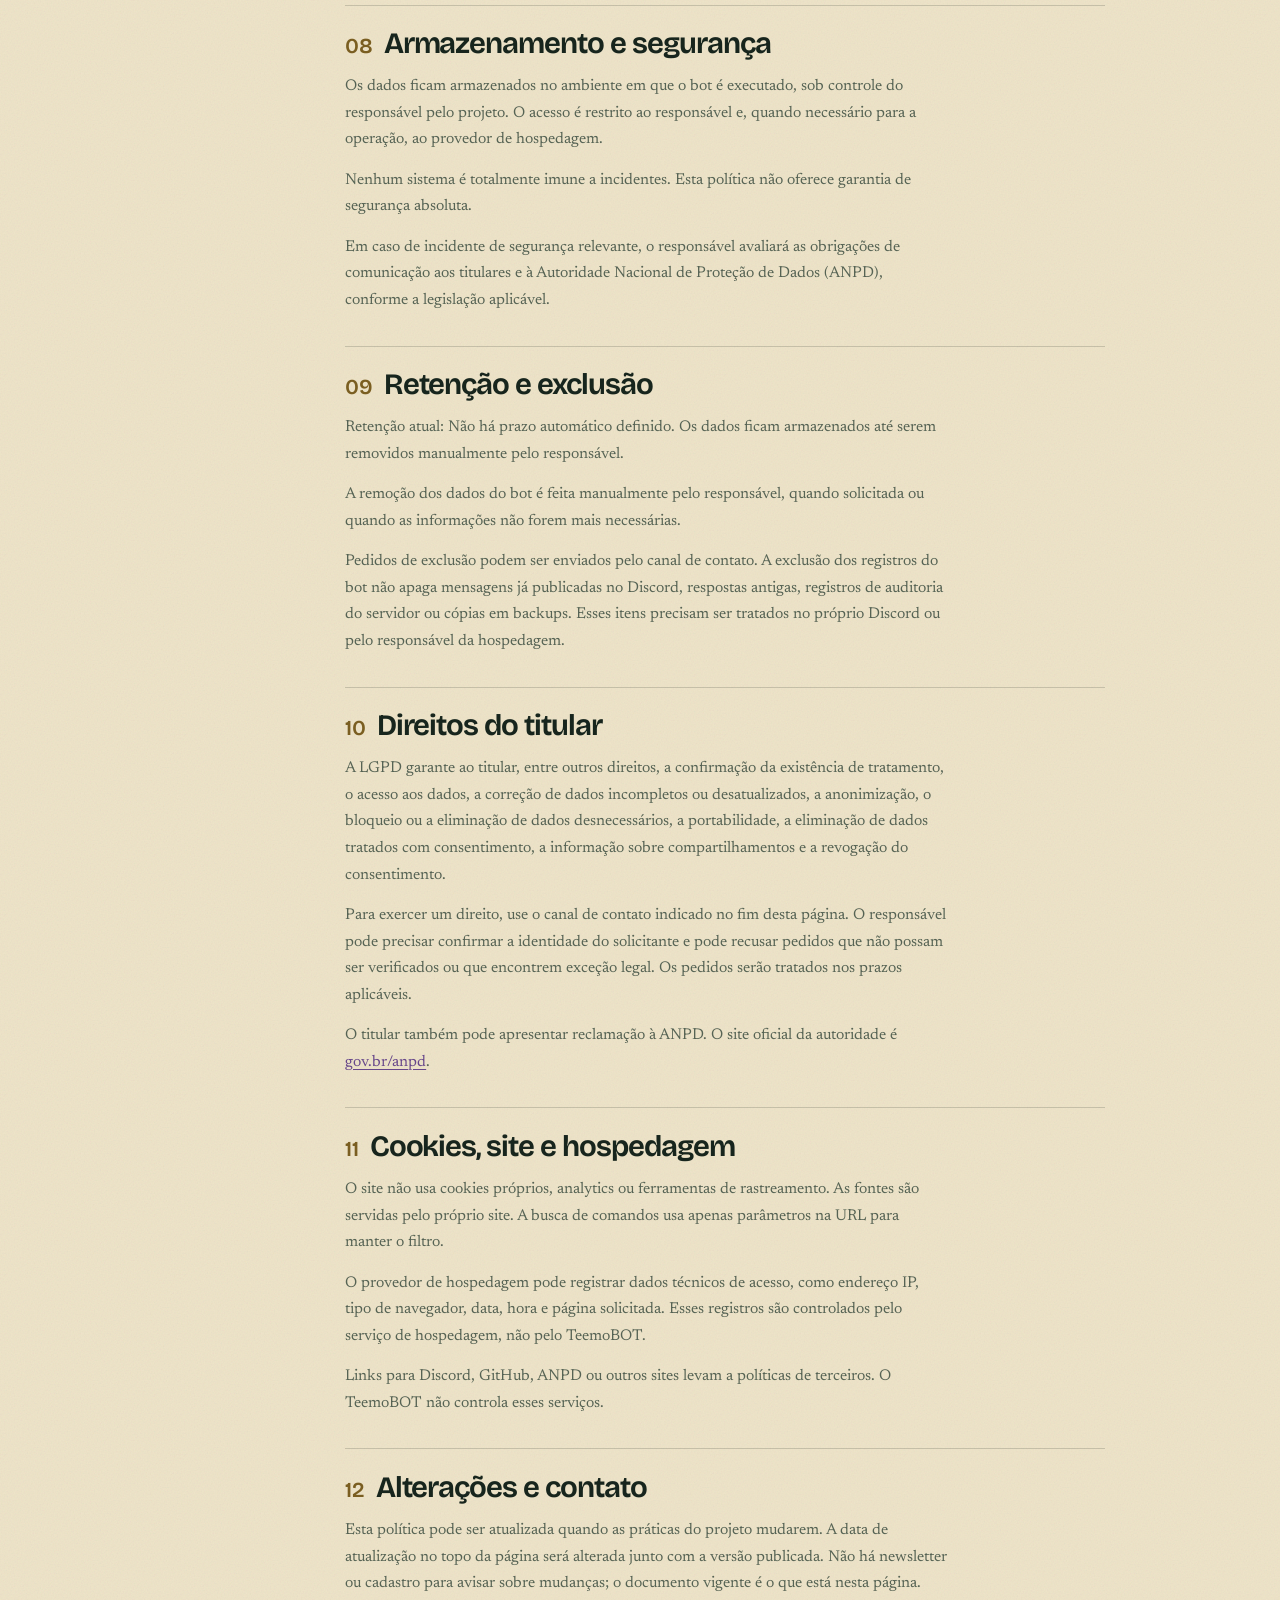
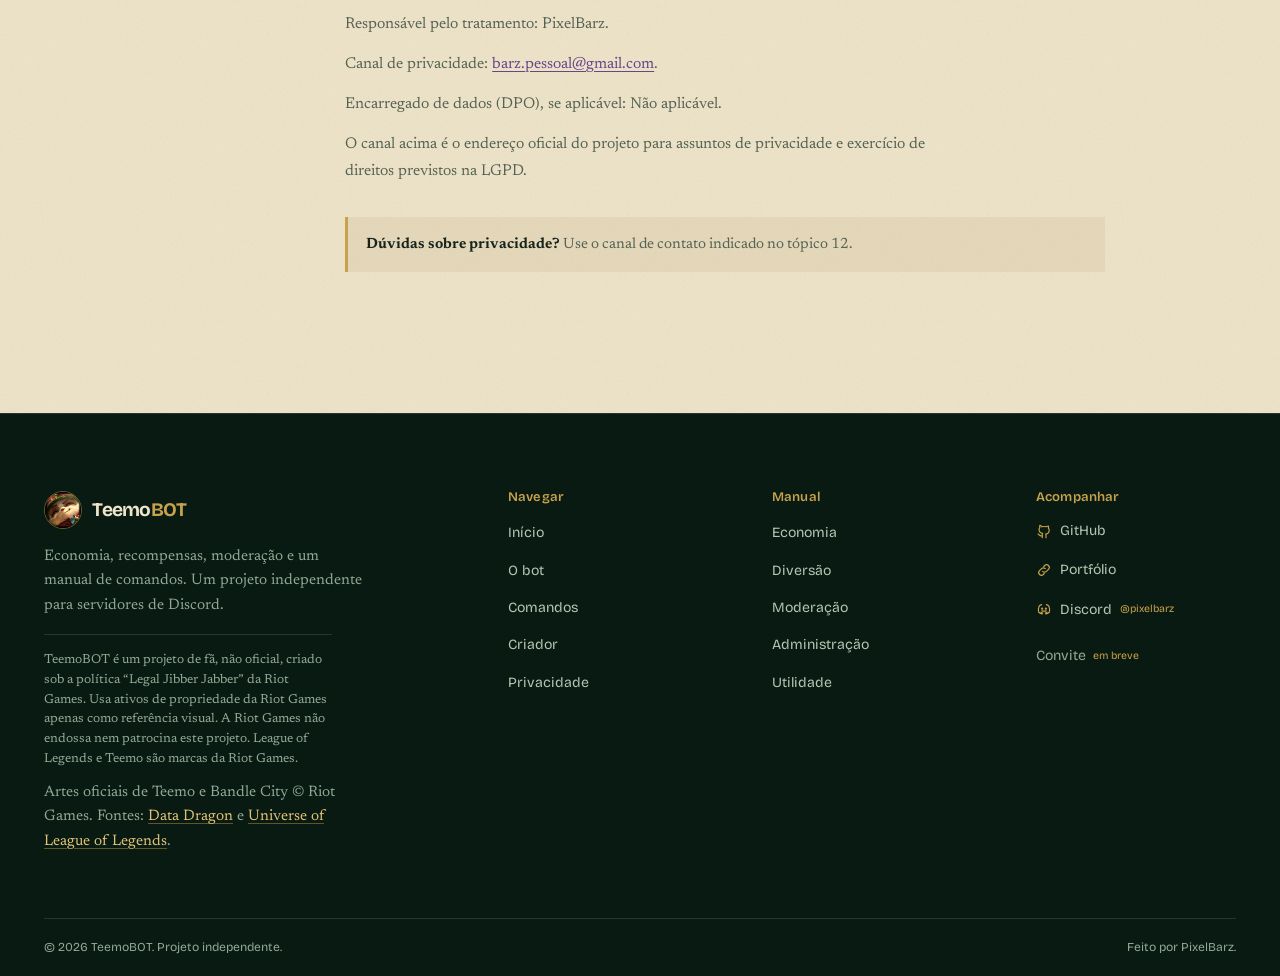
<file: privacidade/index.html>
<!DOCTYPE html>
<html lang="pt-BR">
<head>
  <meta charset="utf-8">
  <meta name="viewport" content="width=device-width, initial-scale=1">
  <title>Política de privacidade do TeemoBOT</title>
  <meta name="description" content="Política de privacidade do TeemoBOT: dados tratados, finalidades, bases legais, compartilhamento, retenção, segurança e direitos do titular.">
  <link rel="canonical" href="https://pixelbarz.github.io/TeemoBOTSITE/privacidade/">
  <meta name="theme-color" content="#0b2118">
  <meta name="color-scheme" content="dark light">

  <meta property="og:type" content="article">
  <meta property="og:site_name" content="TeemoBOT">
  <meta property="og:url" content="https://pixelbarz.github.io/TeemoBOTSITE/privacidade/">
  <meta property="og:locale" content="pt_BR">
  <meta property="og:title" content="Política de privacidade do TeemoBOT">
  <meta property="og:description" content="O que o TeemoBOT usa, por quê e como exercer seus direitos.">
  <meta property="og:image" content="https://pixelbarz.github.io/TeemoBOTSITE/assets/images/site-preview.jpg">
  <meta property="og:image:type" content="image/jpeg">
  <meta property="og:image:width" content="1200">
  <meta property="og:image:height" content="630">
  <meta property="og:image:alt" content="Prévia do site TeemoBOT com arte oficial de Teemo, de League of Legends">
  <meta name="twitter:card" content="summary_large_image">
  <meta name="twitter:title" content="Política de privacidade do TeemoBOT">
  <meta name="twitter:description" content="O que o TeemoBOT usa, por quê e como exercer seus direitos.">
  <meta name="twitter:image" content="https://pixelbarz.github.io/TeemoBOTSITE/assets/images/site-preview.jpg">

  <link rel="icon" href="../assets/images/teemo-icon.png" type="image/png" sizes="128x128">
  <link rel="stylesheet" href="../css/global.css">
  <link rel="stylesheet" href="../css/components.css">
  <link rel="stylesheet" href="../css/pages/privacy.css">
  <script>document.documentElement.classList.add('js');</script>
</head>
<body data-root="../" data-page="privacidade">
  <a class="skip-link" href="#main">Pular para o conteúdo</a>

  <header class="site-header">
    <div class="wrap header-inner">
      <a class="brand" href="../" aria-label="TeemoBOT, página inicial">
        <img class="brand__mark" src="../assets/images/teemo-icon.png" alt="" width="38" height="38">
        <span class="brand__word">Teemo<span>BOT</span></span>
      </a>
      <button class="menu-toggle" type="button" data-menu-toggle aria-expanded="false" aria-controls="site-nav">
        <span class="menu-toggle__box" aria-hidden="true"></span>
        <span class="visually-hidden" data-menu-label>Abrir menu</span>
      </button>
      <nav class="site-nav" id="site-nav" data-site-nav aria-label="Navegação principal">
        <a class="site-nav__link" data-nav="home" href="../">Início</a>
        <a class="site-nav__link" data-nav="bot" href="../bot/">O bot</a>
        <a class="site-nav__link" data-nav="comandos" href="../comandos/">Comandos</a>
        <a class="site-nav__link" data-nav="criador" href="../criador/">Criador</a>
        <a class="site-nav__link" data-nav="privacidade" href="./">Privacidade</a>
        <a class="site-nav__cta" data-invite-link aria-disabled="true" title="O convite público ainda não foi publicado.">Convite em breve</a>
      </nav>
    </div>
  </header>

  <main id="main" tabindex="-1">
    <section class="page-hero privacy-hero" aria-labelledby="privacy-title">
      <div class="wrap page-hero__grid">
        <div>
          <span class="field-label">Privacidade</span>
          <h1 id="privacy-title">Política de privacidade.</h1>
        </div>
        <div class="page-hero__aside">
          <span class="field-label">Resumo</span>
          <p>Atualizado em <strong data-privacy-updated>9 de novembro de 2026</strong>. Esta política vale para o bot e para este site.</p>
          <dl class="meta-list">
            <div><dt>Responsável</dt><dd><span class="pending" data-privacy-controller>Não informado</span></dd></div>
            <div><dt>Contato</dt><dd><span class="pending" data-privacy-contact>Não informado</span></dd></div>
            <div><dt>Encarregado</dt><dd><span class="pending" data-privacy-dpo>Não informado</span></dd></div>
          </dl>
          <div class="btn-row privacy-hero__actions">
            <button class="btn btn--ghost" type="button" data-print>Imprimir ou salvar PDF</button>
          </div>
        </div>
      </div>
    </section>

    <section class="section section--paper" aria-labelledby="policy-title">
      <div class="wrap legal-layout">
        <nav class="legal-toc" aria-label="Índice da política">
          <h2 id="policy-title">Nesta página</h2>
          <ol>
            <li><a href="#responsavel">Quem é o responsável</a></li>
            <li><a href="#escopo">Escopo do documento</a></li>
            <li><a href="#dados">Dados tratados</a></li>
            <li><a href="#nao-coletados">Dados não coletados</a></li>
            <li><a href="#finalidades">Finalidades</a></li>
            <li><a href="#bases">Bases legais</a></li>
            <li><a href="#compartilhamento">Compartilhamento</a></li>
            <li><a href="#seguranca">Armazenamento e segurança</a></li>
            <li><a href="#retencao">Retenção e exclusão</a></li>
            <li><a href="#direitos">Direitos do titular</a></li>
            <li><a href="#cookies">Cookies e hospedagem</a></li>
            <li><a href="#alteracoes">Alterações e contato</a></li>
          </ol>
        </nav>

        <div class="legal-body">
          <div class="callout">
            <strong>Resumo.</strong> Esta política explica quais dados o TeemoBOT usa, para quê e como exercer seus direitos. Ela não substitui uma análise jurídica.
          </div>

          <section class="legal-section" id="responsavel" aria-labelledby="responsavel-title">
            <h2 id="responsavel-title"><span class="num">01</span> Quem é o responsável</h2>
            <p>O responsável pelo tratamento dos dados é quem opera o TeemoBOT e decide como as informações do bot são armazenadas. O projeto é independente e não possui empresa ou equipe; o encarregado de dados não é aplicável no momento.</p>
            <p>Responsável atual: <span class="pending" data-privacy-controller>Não informado</span>.</p>
            <p>O site não possui formulário de contato, cadastro ou área de login. O canal para assuntos de privacidade está indicado no fim desta página.</p>
          </section>

          <section class="legal-section" id="escopo" aria-labelledby="escopo-title">
            <h2 id="escopo-title"><span class="num">02</span> Escopo do documento</h2>
            <p>Esta política cobre o bot TeemoBOT nos servidores do Discord em que ele foi adicionado e o site institucional que você está lendo. Ela não cobre o tratamento realizado pelo próprio Discord, por outros bots, por servidores de terceiros ou por sites externos alcançados por links.</p>
            <p>O bot é adicionado por administradores de cada servidor. A economia, a loja, o inventário e o ranking são separados por servidor, e o uso do bot é opcional para os membros.</p>
          </section>

          <section class="legal-section" id="dados" aria-labelledby="dados-title">
            <h2 id="dados-title"><span class="num">03</span> Quais dados são tratados</h2>
            <p>O bot usa IDs do Discord para identificar membros e servidores. Não armazena nome de usuário, avatar, e-mail, telefone ou endereço.</p>
            <ul>
              <li><strong>Identificação:</strong> ID do membro e ID do servidor.</li>
              <li><strong>Economia:</strong> saldo da carteira, saldo do banco (a reserva de moedas), data do último diário e data do último trabalho.</li>
              <li><strong>Loja e inventário:</strong> itens comprados, quantidades e configurações da loja de cada servidor, como nome, descrição e preço dos itens.</li>
            </ul>
            <p>O bot não mantém histórico próprio de punições ou avisos. Quando um moderador usa um comando de moderação, o motivo informado é enviado ao registro de auditoria do Discord. O conteúdo de um anúncio ou de uma pergunta enviada ao <code>/8ball</code> é publicado no canal correspondente.</p>
            <p>Durante a execução de um comando, o Discord pode exibir nome de exibição, avatar e textos digitados nas respostas do bot. Esses elementos são renderizados pela plataforma e não são gravados pelo bot.</p>
          </section>

          <section class="legal-section" id="nao-coletados" aria-labelledby="nao-coletados-title">
            <h2 id="nao-coletados-title"><span class="num">04</span> Dados que não são coletados</h2>
            <p>O bot não coleta nem armazena e-mail, telefone, endereço, CPF, dados de pagamento, localização precisa, áudio, histórico de mensagens comuns ou conteúdo de conversas privadas.</p>
            <p>O site não usa cookies próprios, analytics, pixels de rastreamento ou formulários.</p>
            <p>O bot não recebe dados de partidas, skins ou contas de League of Legends.</p>
          </section>

          <section class="legal-section" id="finalidades" aria-labelledby="finalidades-title">
            <h2 id="finalidades-title"><span class="num">05</span> Para que os dados são usados</h2>
            <ul>
              <li>Executar os comandos de economia: creditar recompensas, debitar compras, mover saldo entre a carteira e o banco e transferir moedas entre membros.</li>
              <li>Controlar os tempos de espera do diário e do trabalho por membro e por servidor.</li>
              <li>Manter loja, inventário e ranking local funcionando.</li>
              <li>Executar ações de moderação e anúncios somente quando o membro tem as permissões exigidas.</li>
              <li>Prevenir abuso e manter o funcionamento do serviço.</li>
              <li>Responder a pedidos de titulares e manter a segurança operacional.</li>
            </ul>
            <p>Os dados não são usados para publicidade, criação de perfil comportamental, venda a terceiros ou treinamento de modelos. O ranking e o saldo de um membro podem ser exibidos publicamente no canal, conforme o próprio comando.</p>
          </section>

          <section class="legal-section" id="bases" aria-labelledby="bases-title">
            <h2 id="bases-title"><span class="num">06</span> Bases legais</h2>
            <p>O tratamento se apoia nas seguintes bases legais da LGPD, conforme o caso:</p>
            <ul>
              <li><strong>Execução de procedimentos solicitados pelo titular</strong> (art. 7º, V): comandos de economia, loja, inventário, ranking e diversão acionados pelo próprio membro.</li>
              <li><strong>Legítimo interesse</strong> (art. 7º, IX): segurança, prevenção de abuso e funcionamento do serviço, com respeito aos direitos do titular.</li>
              <li><strong>Cumprimento de obrigação legal ou regulatória</strong> (art. 7º, II), quando aplicável a pedidos de autoridades ou guarda obrigatória.</li>
              <li><strong>Consentimento</strong> (art. 7º, I), apenas se alguma finalidade nova depender dele. O conjunto atual de comandos não usa consentimento como base principal.</li>
            </ul>
            <p>Como o uso do bot é opcional, a recusa em fornecer os dados necessários pode impedir a participação na economia e o uso dos comandos correspondentes.</p>
          </section>

          <section class="legal-section" id="compartilhamento" aria-labelledby="compartilhamento-title">
            <h2 id="compartilhamento-title"><span class="num">07</span> Compartilhamento com terceiros</h2>
            <p>O bot funciona dentro do Discord. Mensagens, respostas, registros de auditoria e interações passam pela plataforma e estão sujeitos às políticas do Discord. O bot não vende, aluga ou cede dados a anunciantes, corretores de dados ou parceiros comerciais.</p>
            <p>O provedor de hospedagem do bot e do site pode ter acesso técnico aos servidores e a registros de acesso. Se o site for publicado no GitHub Pages, o GitHub pode registrar dados técnicos de acesso conforme a política do próprio serviço. O mesmo vale para qualquer provedor de hospedagem escolhido pelo responsável.</p>
            <p>Não há compartilhamento com a Riot Games. O TeemoBOT não é afiliado à Riot e não envia dados para ela.</p>
          </section>

          <section class="legal-section" id="seguranca" aria-labelledby="seguranca-title">
            <h2 id="seguranca-title"><span class="num">08</span> Armazenamento e segurança</h2>
            <p>Os dados ficam armazenados no ambiente em que o bot é executado, sob controle do responsável pelo projeto. O acesso é restrito ao responsável e, quando necessário para a operação, ao provedor de hospedagem.</p>
            <p>Nenhum sistema é totalmente imune a incidentes. Esta política não oferece garantia de segurança absoluta.</p>
            <p>Em caso de incidente de segurança relevante, o responsável avaliará as obrigações de comunicação aos titulares e à Autoridade Nacional de Proteção de Dados (ANPD), conforme a legislação aplicável.</p>
          </section>

          <section class="legal-section" id="retencao" aria-labelledby="retencao-title">
            <h2 id="retencao-title"><span class="num">09</span> Retenção e exclusão</h2>
            <p>Retenção atual: <span class="pending" data-privacy-retention>Não informado.</span></p>
            <p>A remoção dos dados do bot é feita manualmente pelo responsável, quando solicitada ou quando as informações não forem mais necessárias.</p>
            <p>Pedidos de exclusão podem ser enviados pelo canal de contato. A exclusão dos registros do bot não apaga mensagens já publicadas no Discord, respostas antigas, registros de auditoria do servidor ou cópias em backups. Esses itens precisam ser tratados no próprio Discord ou pelo responsável da hospedagem.</p>
          </section>

          <section class="legal-section" id="direitos" aria-labelledby="direitos-title">
            <h2 id="direitos-title"><span class="num">10</span> Direitos do titular</h2>
            <p>A LGPD garante ao titular, entre outros direitos, a confirmação da existência de tratamento, o acesso aos dados, a correção de dados incompletos ou desatualizados, a anonimização, o bloqueio ou a eliminação de dados desnecessários, a portabilidade, a eliminação de dados tratados com consentimento, a informação sobre compartilhamentos e a revogação do consentimento.</p>
            <p>Para exercer um direito, use o canal de contato indicado no fim desta página. O responsável pode precisar confirmar a identidade do solicitante e pode recusar pedidos que não possam ser verificados ou que encontrem exceção legal. Os pedidos serão tratados nos prazos aplicáveis.</p>
            <p>O titular também pode apresentar reclamação à ANPD. O site oficial da autoridade é <a href="https://www.gov.br/anpd/pt-br" target="_blank" rel="noopener noreferrer">gov.br/anpd</a>.</p>
          </section>

          <section class="legal-section" id="cookies" aria-labelledby="cookies-title">
            <h2 id="cookies-title"><span class="num">11</span> Cookies, site e hospedagem</h2>
            <p>O site não usa cookies próprios, analytics ou ferramentas de rastreamento. As fontes são servidas pelo próprio site. A busca de comandos usa apenas parâmetros na URL para manter o filtro.</p>
            <p>O provedor de hospedagem pode registrar dados técnicos de acesso, como endereço IP, tipo de navegador, data, hora e página solicitada. Esses registros são controlados pelo serviço de hospedagem, não pelo TeemoBOT.</p>
            <p>Links para Discord, GitHub, ANPD ou outros sites levam a políticas de terceiros. O TeemoBOT não controla esses serviços.</p>
          </section>

          <section class="legal-section" id="alteracoes" aria-labelledby="alteracoes-title">
            <h2 id="alteracoes-title"><span class="num">12</span> Alterações e contato</h2>
            <p>Esta política pode ser atualizada quando as práticas do projeto mudarem. A data de atualização no topo da página será alterada junto com a versão publicada. Não há newsletter ou cadastro para avisar sobre mudanças; o documento vigente é o que está nesta página.</p>
            <p>Responsável pelo tratamento: <span class="pending" data-privacy-controller>Não informado</span>.</p>
            <p>Canal de privacidade: <span class="pending" data-privacy-contact>Não informado</span>.</p>
            <p>Encarregado de dados (DPO), se aplicável: <span class="pending" data-privacy-dpo>Não informado</span>.</p>
            <p>O canal acima é o endereço oficial do projeto para assuntos de privacidade e exercício de direitos previstos na LGPD.</p>
          </section>

          <div class="callout legal-final-note">
            <strong>Dúvidas sobre privacidade?</strong> Use o canal de contato indicado no tópico 12.
          </div>
        </div>
      </div>
    </section>
  </main>

  <footer class="site-footer">
    <div class="wrap">
      <div class="footer-grid">
        <div class="footer-brand">
          <a class="brand" href="../" aria-label="TeemoBOT, página inicial">
            <img class="brand__mark" src="../assets/images/teemo-icon.png" alt="" width="38" height="38">
            <span class="brand__word">Teemo<span>BOT</span></span>
          </a>
          <p>Economia, recompensas, moderação e um manual de comandos. Um projeto independente para servidores de Discord.</p>
          <p class="footer-disclaimer">TeemoBOT é um projeto de fã, não oficial, criado sob a política “Legal Jibber Jabber” da Riot Games. Usa ativos de propriedade da Riot Games apenas como referência visual. A Riot Games não endossa nem patrocina este projeto. League of Legends e Teemo são marcas da Riot Games.</p>
          <p class="footer-credit">Artes oficiais de Teemo e Bandle City © Riot Games. Fontes: <a href="https://ddragon.leagueoflegends.com/" target="_blank" rel="noopener noreferrer">Data Dragon</a> e <a href="https://universe.leagueoflegends.com/en_US/region/bandle-city/" target="_blank" rel="noopener noreferrer">Universe of League of Legends</a>.</p>
        </div>
        <div class="footer-col">
          <h2>Navegar</h2>
          <ul>
            <li><a href="../">Início</a></li>
            <li><a href="../bot/">O bot</a></li>
            <li><a href="../comandos/">Comandos</a></li>
            <li><a href="../criador/">Criador</a></li>
            <li><a href="./">Privacidade</a></li>
          </ul>
        </div>
        <div class="footer-col">
          <h2>Manual</h2>
          <ul>
            <li><a href="../comandos/?categoria=economia">Economia</a></li>
            <li><a href="../comandos/?categoria=diversao">Diversão</a></li>
            <li><a href="../comandos/?categoria=moderacao">Moderação</a></li>
            <li><a href="../comandos/?categoria=administracao">Administração</a></li>
            <li><a href="../comandos/?categoria=utilidade">Utilidade</a></li>
          </ul>
        </div>
        <div class="footer-col">
          <h2>Acompanhar</h2>
          <ul data-social-list>
            <li><span class="footer-link--soon"><span>GitHub</span><small>em breve</small></span></li>
            <li><span class="footer-link--soon"><span>Discord</span><small>em breve</small></span></li>
          </ul>
          <ul class="footer-col__extra">
            <li><span class="footer-link--soon"><span>Convite</span><small>em breve</small></span></li>
          </ul>
        </div>
      </div>
      <div class="footer-bottom">
        <p>© <span data-year>2026</span> TeemoBOT. Projeto independente.</p>
        <p>Feito por PixelBarz.</p>
      </div>
    </div>
  </footer>

  <script src="../js/config.js"></script>
  <script src="../js/icons.js"></script>
  <script src="../js/main.js"></script>
  <script src="../js/navigation.js"></script>
  <script src="../js/privacy.js"></script>
</body>
</html>
</file>
<file: css/global.css>
@font-face {
  font-family: 'Bricolage Grotesque';
  src: url('../assets/fonts/bricolage-grotesque-latin.woff2') format('woff2');
  font-style: normal;
  font-weight: 200 800;
  font-display: swap;
  unicode-range: U+0000-00FF, U+0131, U+0152-0153, U+02BB-02BC, U+02C6, U+02DA,
    U+02DC, U+0304, U+0308, U+0329, U+2000-206F, U+20AC, U+2122, U+2191, U+2193,
    U+2212, U+2215, U+FEFF, U+FFFD;
}
@font-face {
  font-family: 'Bricolage Grotesque';
  src: url('../assets/fonts/bricolage-grotesque-latin-ext.woff2') format('woff2');
  font-style: normal;
  font-weight: 200 800;
  font-display: swap;
  unicode-range: U+0100-02BA, U+02BD-02C5, U+02C7-02CC, U+02CE-02D7, U+02DD-02FF,
    U+0304, U+0308, U+0329, U+1D00-1DBF, U+1E00-1E9F, U+1EF2-1EFF, U+2020,
    U+20A0-20AB, U+20AD-20C4, U+2113, U+2C60-2C7F, U+A720-A7FF;
}
@font-face {
  font-family: 'Newsreader';
  src: url('../assets/fonts/newsreader-latin.woff2') format('woff2');
  font-style: normal;
  font-weight: 200 800;
  font-display: swap;
  unicode-range: U+0000-00FF, U+0131, U+0152-0153, U+02BB-02BC, U+02C6, U+02DA,
    U+02DC, U+0304, U+0308, U+0329, U+2000-206F, U+20AC, U+2122, U+2191, U+2193,
    U+2212, U+2215, U+FEFF, U+FFFD;
}
@font-face {
  font-family: 'Newsreader';
  src: url('../assets/fonts/newsreader-latin-ext.woff2') format('woff2');
  font-style: normal;
  font-weight: 200 800;
  font-display: swap;
  unicode-range: U+0100-02BA, U+02BD-02C5, U+02C7-02CC, U+02CE-02D7, U+02DD-02FF,
    U+0304, U+0308, U+0329, U+1D00-1DBF, U+1E00-1E9F, U+1EF2-1EFF, U+2020,
    U+20A0-20AB, U+20AD-20C4, U+2113, U+2C60-2C7F, U+A720-A7FF;
}
@font-face {
  font-family: 'Newsreader';
  src: url('../assets/fonts/newsreader-italic-latin.woff2') format('woff2');
  font-style: italic;
  font-weight: 200 800;
  font-display: swap;
  unicode-range: U+0000-00FF, U+0131, U+0152-0153, U+02BB-02BC, U+02C6, U+02DA,
    U+02DC, U+0304, U+0308, U+0329, U+2000-206F, U+20AC, U+2122, U+2191, U+2193,
    U+2212, U+2215, U+FEFF, U+FFFD;
}
@font-face {
  font-family: 'Newsreader';
  src: url('../assets/fonts/newsreader-italic-latin-ext.woff2') format('woff2');
  font-style: italic;
  font-weight: 200 800;
  font-display: swap;
  unicode-range: U+0100-02BA, U+02BD-02C5, U+02C7-02CC, U+02CE-02D7, U+02DD-02FF,
    U+0304, U+0308, U+0329, U+1D00-1DBF, U+1E00-1E9F, U+1EF2-1EFF, U+2020,
    U+20A0-20AB, U+20AD-20C4, U+2113, U+2C60-2C7F, U+A720-A7FF;
}

:root {
  
  --pine: #0b2118;
  --pine-2: #102b20;
  --moss: #244a37;
  --moss-2: #326249;
  --fern: #7f9b7c;
  --sage: #b3c6b1;
  --sage-dim: #91a992;

  --parchment: #eee4c9;
  --paper: #f7f0dd;
  --paper-2: #e3d6b5;
  --ink: #17251d;
  --muted-ink: #566354;
  --line-ink: rgba(23, 37, 29, 0.18);

  --brass: #c8a24b;
  --brass-bright: #e2c477;
  --brass-deep: #7a5e21;
  --dart: #a985c5;
  --dart-deep: #67478a;
  --spore: #d96c57;

  --bg: var(--pine);
  --text: var(--parchment);
  --muted: var(--sage-dim);
  --line: rgba(238, 228, 201, 0.14);
  --line-strong: rgba(238, 228, 201, 0.26);
  --focus: var(--brass-bright);

  --font-display: 'Bricolage Grotesque', 'Trebuchet MS', sans-serif;
  --font-body: 'Newsreader', Georgia, 'Times New Roman', serif;

  --wrap: 1200px;
  --gutter: clamp(1.15rem, 3.6vw, 2.75rem);
  --section-y: clamp(4.5rem, 9vw, 8rem);
  --header-h: 76px;

  --ease: cubic-bezier(0.22, 1, 0.36, 1);
  --ease-soft: cubic-bezier(0.4, 0, 0.2, 1);

  --shadow-deep: 0 28px 70px rgba(2, 12, 7, 0.42);
  --shadow-paper: 0 18px 38px rgba(8, 22, 13, 0.16);
}

*,
*::before,
*::after {
  box-sizing: border-box;
}

html {
  scroll-behavior: smooth;
  -webkit-text-size-adjust: 100%;
}

body {
  margin: 0;
  background-color: var(--pine);
  color: var(--text);
  font-family: var(--font-body);
  font-size: clamp(1rem, 0.97rem + 0.12vw, 1.075rem);
  font-weight: 400;
  line-height: 1.68;
  text-rendering: optimizeLegibility;
  -webkit-font-smoothing: antialiased;
  overflow-x: hidden;
}

body::before {
  content: '';
  position: fixed;
  inset: 0;
  z-index: 90;
  pointer-events: none;
  opacity: 0.055;
  background-image: url("data:image/svg+xml,%3Csvg xmlns='http://www.w3.org/2000/svg' width='160' height='160'%3E%3Cfilter id='n'%3E%3CfeTurbulence type='fractalNoise' baseFrequency='.86' numOctaves='3' stitchTiles='stitch'/%3E%3C/filter%3E%3Crect width='100%25' height='100%25' filter='url(%23n)'/%3E%3C/svg%3E");
}

body.menu-open {
  overflow: hidden;
}

img,
svg {
  display: block;
  max-width: 100%;
}

img {
  height: auto;
}

h1,
h2,
h3,
h4,
p,
figure,
blockquote,
dl,
dd {
  margin: 0;
}

ul,
ol {
  margin: 0;
  padding: 0;
  list-style: none;
}

h1,
h2,
h3,
h4 {
  font-family: var(--font-display);
  font-weight: 650;
  line-height: 1.04;
  letter-spacing: -0.035em;
  text-wrap: balance;
}

h1 {
  font-size: clamp(3.4rem, 8vw, 6.8rem);
  line-height: 0.92;
  letter-spacing: -0.055em;
}

h2 {
  font-size: clamp(2.15rem, 4.6vw, 3.65rem);
}

h3 {
  font-size: clamp(1.35rem, 2.2vw, 1.75rem);
  letter-spacing: -0.025em;
}

h4 {
  font-size: 1.1rem;
  letter-spacing: -0.015em;
}

p {
  max-width: 67ch;
}

strong {
  font-weight: 650;
}

em {
  font-style: italic;
}

small {
  font-size: 0.84rem;
  line-height: 1.5;
}

a {
  color: inherit;
  text-decoration-thickness: 1px;
  text-underline-offset: 0.18em;
}

button,
input,
select,
textarea {
  font: inherit;
  color: inherit;
}

button {
  cursor: pointer;
}

code,
kbd,
samp {
  font-family: var(--font-display);
  font-size: 0.94em;
  letter-spacing: -0.01em;
}

::selection {
  background: var(--brass);
  color: var(--pine);
}

:focus-visible {
  outline: 2px solid var(--focus);
  outline-offset: 4px;
}

.paper :focus-visible,
.section--paper :focus-visible {
  outline-color: var(--dart-deep);
}

.skip-link {
  position: fixed;
  top: 0.75rem;
  left: 0.75rem;
  z-index: 200;
  padding: 0.75rem 1rem;
  background: var(--parchment);
  color: var(--ink);
  font-family: var(--font-display);
  font-weight: 600;
  text-decoration: none;
  transform: translateY(-160%);
  transition: transform 180ms var(--ease);
}

.skip-link:focus {
  transform: translateY(0);
}

.visually-hidden {
  position: absolute !important;
  width: 1px;
  height: 1px;
  padding: 0;
  margin: -1px;
  overflow: hidden;
  clip: rect(0 0 0 0);
  clip-path: inset(50%);
  white-space: nowrap;
  border: 0;
}

.wrap {
  width: min(100% - (var(--gutter) * 2), var(--wrap));
  margin-inline: auto;
}

.wrap--narrow {
  width: min(100% - (var(--gutter) * 2), 880px);
}

.section {
  position: relative;
  padding-block: var(--section-y);
}

.section--paper {
  background: var(--parchment);
  color: var(--ink);
}

.section--paper::before {
  content: '';
  position: absolute;
  inset: 0;
  pointer-events: none;
  opacity: 0.09;
  background-image: url("data:image/svg+xml,%3Csvg xmlns='http://www.w3.org/2000/svg' width='180' height='180'%3E%3Cfilter id='p'%3E%3CfeTurbulence type='fractalNoise' baseFrequency='.7' numOctaves='2' stitchTiles='stitch'/%3E%3C/filter%3E%3Crect width='100%25' height='100%25' filter='url(%23p)'/%3E%3C/svg%3E");
  mix-blend-mode: multiply;
}

.section--paper > .wrap,
.section--paper > .wrap--narrow {
  position: relative;
  z-index: 1;
}

.section--moss {
  background: var(--pine-2);
}

.section--flush {
  padding-block: 0;
}

.section-head {
  display: grid;
  grid-template-columns: minmax(0, 1.15fr) minmax(0, 0.85fr);
  gap: clamp(1.5rem, 5vw, 4.5rem);
  align-items: end;
  margin-bottom: clamp(2.2rem, 5vw, 4rem);
}

.section-head h2 {
  max-width: 15ch;
}

.section-head__aside {
  padding-bottom: 0.35rem;
}

.section-head__aside p {
  color: var(--sage);
  font-size: 1.05rem;
}

.section--paper .section-head__aside p {
  color: var(--muted-ink);
}

.lead {
  font-size: clamp(1.15rem, 1.6vw, 1.35rem);
  line-height: 1.58;
  color: var(--sage);
}

.section--paper .lead {
  color: var(--muted-ink);
}

.field-note {
  font-family: var(--font-body);
  font-style: italic;
  color: var(--sage);
  font-size: 1.02rem;
}

.section--paper .field-note {
  color: var(--muted-ink);
}

.field-label {
  display: inline-flex;
  align-items: center;
  gap: 0.45rem;
  font-family: var(--font-display);
  font-size: 0.78rem;
  font-weight: 560;
  letter-spacing: 0.015em;
  color: var(--sage-dim);
}

.section--paper .field-label {
  color: var(--muted-ink);
}

.field-label::before {
  content: '';
  width: 5px;
  height: 5px;
  border-radius: 50%;
  background: var(--brass);
  flex: none;
}

.tag {
  display: inline-flex;
  align-items: center;
  gap: 0.4rem;
  min-height: 1.65rem;
  padding: 0.18rem 0.55rem;
  border: 1px solid var(--line-strong);
  border-radius: 2px;
  font-family: var(--font-display);
  font-size: 0.74rem;
  font-weight: 560;
  line-height: 1.2;
  color: var(--sage);
  white-space: nowrap;
}

.section--paper .tag,
.paper .tag {
  border-color: var(--line-ink);
  color: var(--muted-ink);
}

.tag--brass {
  border-color: rgba(200, 162, 75, 0.55);
  color: var(--brass-bright);
}

.section--paper .tag--brass,
.paper .tag--brass {
  border-color: rgba(122, 94, 33, 0.45);
  color: var(--brass-deep);
}

.tag--dart {
  border-color: rgba(169, 133, 197, 0.55);
  color: var(--dart);
}

.section--paper .tag--dart,
.paper .tag--dart {
  border-color: rgba(103, 71, 138, 0.4);
  color: var(--dart-deep);
}

.tag--soon {
  border-style: dashed;
  color: var(--sage-dim);
}

.section--paper .tag--soon,
.paper .tag--soon {
  color: var(--muted-ink);
}

.link {
  color: var(--brass-bright);
  text-decoration: none;
  background-image: linear-gradient(currentColor, currentColor);
  background-repeat: no-repeat;
  background-position: 0 100%;
  background-size: 100% 1px;
  transition: color 180ms var(--ease), background-size 240ms var(--ease);
}

.link:hover {
  color: var(--parchment);
  background-size: 0% 1px;
}

.section--paper .link,
.paper .link {
  color: var(--dart-deep);
}

.section--paper .link:hover,
.paper .link:hover {
  color: var(--ink);
}

.btn {
  --btn-bg: var(--brass);
  --btn-fg: var(--pine);
  --btn-border: var(--brass);
  display: inline-flex;
  align-items: center;
  justify-content: center;
  gap: 0.6rem;
  min-height: 46px;
  padding: 0.72rem 1.15rem;
  border: 1px solid var(--btn-border);
  border-radius: 2px;
  background: var(--btn-bg);
  color: var(--btn-fg);
  font-family: var(--font-display);
  font-size: 0.94rem;
  font-weight: 600;
  line-height: 1.15;
  text-decoration: none;
  text-align: center;
  box-shadow: 0 3px 0 rgba(0, 0, 0, 0.22);
  transition: transform 180ms var(--ease), box-shadow 180ms var(--ease),
    background-color 180ms var(--ease), color 180ms var(--ease),
    border-color 180ms var(--ease);
}

.btn:hover {
  transform: translateY(-2px);
  box-shadow: 0 5px 0 rgba(0, 0, 0, 0.2);
  background: var(--brass-bright);
  border-color: var(--brass-bright);
}

.btn:active {
  transform: translateY(0);
  box-shadow: 0 1px 0 rgba(0, 0, 0, 0.25);
}

.btn--ghost {
  --btn-bg: transparent;
  --btn-fg: var(--parchment);
  --btn-border: var(--line-strong);
  box-shadow: none;
}

.btn--ghost:hover {
  background: rgba(238, 228, 201, 0.08);
  border-color: var(--brass);
  color: var(--paper);
  box-shadow: none;
}

.btn--dark {
  --btn-bg: var(--pine);
  --btn-fg: var(--parchment);
  --btn-border: var(--pine);
}

.btn--dark:hover {
  background: var(--moss);
  border-color: var(--moss);
}

.btn--paper {
  --btn-bg: var(--paper);
  --btn-fg: var(--ink);
  --btn-border: var(--paper);
  box-shadow: 0 3px 0 rgba(23, 37, 29, 0.18);
}

.btn--paper:hover {
  background: #fffaf0;
  border-color: #fffaf0;
}

.btn--soon,
.btn[disabled] {
  --btn-bg: rgba(238, 228, 201, 0.04);
  --btn-fg: var(--sage-dim);
  --btn-border: rgba(238, 228, 201, 0.28);
  border-style: dashed;
  box-shadow: none;
  cursor: not-allowed;
}

.btn--soon:hover,
.btn[disabled]:hover {
  transform: none;
  background: rgba(238, 228, 201, 0.04);
  border-color: rgba(238, 228, 201, 0.28);
  color: var(--sage-dim);
  box-shadow: none;
}

.section--paper .btn--soon,
.paper .btn--soon,
.section--paper .btn[disabled],
.paper .btn[disabled] {
  --btn-fg: var(--muted-ink);
  --btn-border: var(--line-ink);
  background: rgba(23, 37, 29, 0.03);
}

.btn-row {
  display: flex;
  flex-wrap: wrap;
  gap: 0.75rem;
  align-items: center;
}

.icon {
  width: 1.15em;
  height: 1.15em;
  flex: none;
  stroke: currentColor;
  stroke-width: 1.75;
  stroke-linecap: round;
  stroke-linejoin: round;
  fill: none;
}

.site-header {
  position: sticky;
  top: 0;
  z-index: 70;
  background: var(--pine);
  border-bottom: 1px solid var(--line);
}

.header-inner {
  display: flex;
  align-items: center;
  justify-content: space-between;
  gap: 1.5rem;
  min-height: var(--header-h);
}

.brand {
  display: inline-flex;
  align-items: center;
  gap: 0.65rem;
  color: var(--parchment);
  text-decoration: none;
  flex: none;
}

.brand__mark {
  width: 38px;
  height: 38px;
  flex: none;
  border-radius: 50%;
  border: 1px solid rgba(200, 162, 75, 0.48);
  object-fit: cover;
  background: var(--pine-deep);
}

.brand__word {
  font-family: var(--font-display);
  font-size: 1.2rem;
  font-weight: 700;
  letter-spacing: -0.04em;
  line-height: 1;
}

.brand__word span {
  color: var(--brass);
}

.site-nav {
  display: flex;
  align-items: center;
  gap: clamp(0.9rem, 2vw, 1.65rem);
}

.site-nav__link {
  position: relative;
  padding: 0.35rem 0;
  color: var(--sage);
  font-family: var(--font-display);
  font-size: 0.9rem;
  font-weight: 520;
  text-decoration: none;
  transition: color 180ms var(--ease);
}

.site-nav__link::after {
  content: '';
  position: absolute;
  left: 0;
  right: 0;
  bottom: 0;
  height: 1px;
  background: var(--brass);
  transform: scaleX(0);
  transform-origin: left;
  transition: transform 240ms var(--ease);
}

.site-nav__link:hover,
.site-nav__link[aria-current='page'] {
  color: var(--parchment);
}

.site-nav__link:hover::after,
.site-nav__link[aria-current='page']::after {
  transform: scaleX(1);
}

.site-nav__cta {
  margin-left: 0.25rem;
  padding: 0.58rem 0.9rem;
  border: 1px solid rgba(200, 162, 75, 0.55);
  color: var(--brass-bright);
  font-family: var(--font-display);
  font-size: 0.86rem;
  font-weight: 580;
  text-decoration: none;
  transition: background-color 180ms var(--ease), color 180ms var(--ease);
}

.site-nav__cta:hover {
  background: var(--brass);
  color: var(--pine);
}

.menu-toggle {
  display: none;
  width: 44px;
  height: 44px;
  padding: 0;
  border: 1px solid var(--line-strong);
  background: transparent;
  color: var(--parchment);
  align-items: center;
  justify-content: center;
}

.menu-toggle__box {
  position: relative;
  width: 19px;
  height: 13px;
  display: block;
}

.menu-toggle__box::before,
.menu-toggle__box::after {
  content: '';
  position: absolute;
  left: 0;
  width: 100%;
  height: 1.5px;
  background: currentColor;
  transition: transform 240ms var(--ease), top 240ms var(--ease);
}

.menu-toggle__box::before {
  top: 0;
}

.menu-toggle__box::after {
  top: 100%;
}

.menu-toggle[aria-expanded='true'] .menu-toggle__box::before {
  top: 50%;
  transform: rotate(45deg);
}

.menu-toggle[aria-expanded='true'] .menu-toggle__box::after {
  top: 50%;
  transform: rotate(-45deg);
}

.site-footer {
  background: #081a12;
  border-top: 1px solid var(--line);
  padding-top: clamp(3rem, 6vw, 5rem);
}

.footer-grid {
  display: grid;
  grid-template-columns: minmax(0, 1.6fr) repeat(3, minmax(0, 0.8fr));
  gap: clamp(2rem, 5vw, 4rem);
  padding-bottom: clamp(2.5rem, 5vw, 4rem);
}

.footer-brand .brand {
  margin-bottom: 1rem;
}

.footer-brand p {
  max-width: 36ch;
  color: var(--sage-dim);
  font-size: 0.95rem;
  line-height: 1.6;
}

.footer-brand .footer-disclaimer {
  margin-top: 1rem;
  padding-top: 1rem;
  border-top: 1px solid var(--line);
  color: var(--sage-dim);
  font-size: 0.8rem;
  line-height: 1.55;
}

.footer-credit {
  margin-top: 0.7rem;
  color: var(--sage-dim);
  font-size: 0.74rem;
  line-height: 1.55;
}

.footer-credit a {
  color: var(--brass-bright);
  text-decoration-color: rgba(200, 162, 75, 0.45);
}

.footer-col h2 {
  margin-bottom: 0.9rem;
  font-family: var(--font-display);
  font-size: 0.82rem;
  font-weight: 600;
  letter-spacing: 0.01em;
  color: var(--brass);
}

.footer-col ul {
  display: grid;
  gap: 0.55rem;
}

.footer-col__extra {
  margin-top: 0.9rem;
}

.footer-col a,
.footer-col .footer-link--soon {
  color: var(--sage);
  font-family: var(--font-display);
  font-size: 0.88rem;
  text-decoration: none;
  transition: color 180ms var(--ease);
}

.footer-col a:hover {
  color: var(--parchment);
}

.footer-social-link {
  display: inline-flex;
  align-items: center;
  gap: 0.5rem;
}

.footer-social-link svg {
  width: 16px;
  height: 16px;
  color: var(--brass);
}

.footer-social-link--static {
  color: var(--sage);
  font-family: var(--font-display);
  font-size: 0.88rem;
  cursor: default;
}

.footer-social-link--static small {
  font-size: 0.66rem;
  color: var(--brass);
}

.footer-link--soon {
  display: inline-flex;
  align-items: center;
  gap: 0.45rem;
  color: var(--sage-dim) !important;
  cursor: default;
}

.footer-link--soon small {
  font-size: 0.66rem;
  color: var(--brass);
}

.footer-bottom {
  display: flex;
  flex-wrap: wrap;
  align-items: center;
  justify-content: space-between;
  gap: 0.75rem;
  padding-block: 1.15rem;
  border-top: 1px solid var(--line);
  color: var(--sage-dim);
  font-family: var(--font-display);
  font-size: 0.76rem;
}

.footer-bottom p {
  max-width: none;
}

.footer-bottom__dot {
  color: var(--brass);
}

.page-hero {
  position: relative;
  padding-block: clamp(3.6rem, 7vw, 6rem) clamp(2.8rem, 5vw, 4.5rem);
  background:
    radial-gradient(circle at 88% 12%, rgba(200, 162, 75, 0.12), transparent 26%),
    repeating-radial-gradient(
      ellipse at 92% 28%,
      transparent 0 44px,
      rgba(200, 162, 75, 0.045) 45px 46px
    ),
    var(--pine);
  border-bottom: 1px solid var(--line);
  overflow: hidden;
}

.page-hero__grid {
  display: grid;
  grid-template-columns: minmax(0, 1.45fr) minmax(0, 0.55fr);
  gap: clamp(2rem, 5vw, 5rem);
  align-items: end;
}

.page-hero h1 {
  max-width: 12ch;
}

.page-hero__aside {
  padding-left: clamp(1rem, 2vw, 1.5rem);
  border-left: 1px solid rgba(200, 162, 75, 0.45);
}

.page-hero__aside p {
  color: var(--sage);
  font-size: 0.98rem;
  line-height: 1.6;
}

.page-hero__aside .field-label {
  margin-bottom: 0.55rem;
}

.meta-list {
  display: grid;
  gap: 0.4rem;
  margin-top: 0.9rem;
  font-family: var(--font-display);
  font-size: 0.76rem;
}

.meta-list div {
  display: flex;
  align-items: baseline;
  justify-content: space-between;
  gap: 1rem;
  padding-bottom: 0.35rem;
  border-bottom: 1px dotted rgba(238, 228, 201, 0.18);
}

.meta-list dt {
  color: var(--sage-dim);
}

.meta-list dd {
  margin: 0;
  color: var(--sage);
  text-align: right;
}

@view-transition {
  navigation: auto;
}

::view-transition-old(root),
::view-transition-new(root) {
  animation-duration: 320ms;
  animation-timing-function: var(--ease-soft);
}

.js .reveal {
  opacity: 0;
  transform: translateY(14px);
  
  animation: reveal-failsafe 1ms 2.5s forwards;
}

@keyframes reveal-failsafe {
  to {
    opacity: 1;
    transform: none;
  }
}

.js.is-ready .reveal,
.js .reveal.is-visible {
  opacity: 1;
  transform: translateY(0);
  transition: opacity 640ms var(--ease), transform 640ms var(--ease);
  transition-delay: calc(var(--reveal-i, 0) * 90ms);
}

.spore {
  position: absolute;
  width: var(--s, 5px);
  height: var(--s, 5px);
  border-radius: 50%;
  background: var(--brass);
  opacity: 0.5;
  box-shadow: 0 0 12px 2px rgba(200, 162, 75, 0.25);
  animation: spore-drift var(--dur, 15s) ease-in-out infinite alternate;
  animation-delay: var(--delay, 0s);
  pointer-events: none;
}

@keyframes spore-drift {
  from {
    transform: translate3d(0, 0, 0) scale(1);
    opacity: 0.2;
  }
  to {
    transform: translate3d(var(--dx, 18px), var(--dy, -30px), 0) scale(1.25);
    opacity: 0.62;
  }
}

@media (prefers-reduced-motion: reduce) {
  html {
    scroll-behavior: auto;
  }

  *,
  *::before,
  *::after {
    animation-duration: 0.01ms !important;
    animation-iteration-count: 1 !important;
    transition-duration: 0.01ms !important;
    scroll-behavior: auto !important;
  }

  .js .reveal {
    opacity: 1;
    transform: none;
  }
}

@media (max-width: 960px) {
  .section-head,
  .page-hero__grid {
    grid-template-columns: 1fr;
  }

  .section-head {
    align-items: start;
  }

  .page-hero__aside {
    padding-left: 1rem;
    padding-bottom: 0.2rem;
  }

  .footer-grid {
    grid-template-columns: minmax(0, 1.4fr) repeat(2, minmax(0, 0.8fr));
  }

  .footer-brand {
    grid-column: 1 / -1;
  }
}

@media (max-width: 860px) {
  :root {
    --header-h: 68px;
  }

  .menu-toggle {
    display: inline-flex;
  }

  .site-nav {
    position: fixed;
    top: var(--header-h);
    left: 0;
    right: 0;
    z-index: 65;
    display: flex;
    flex-direction: column;
    align-items: stretch;
    gap: 0;
    max-height: calc(100dvh - var(--header-h));
    padding: 0.75rem var(--gutter) 1.4rem;
    overflow-y: auto;
    background: var(--parchment);
    color: var(--ink);
    border-bottom: 2px solid var(--brass);
    box-shadow: var(--shadow-deep);
    opacity: 0;
    visibility: hidden;
    transform: translateY(-10px);
    transition: opacity 220ms var(--ease), transform 220ms var(--ease),
      visibility 220ms var(--ease);
  }

  .site-nav.is-open {
    opacity: 1;
    visibility: visible;
    transform: translateY(0);
  }

  .site-nav__link {
    padding: 0.9rem 0;
    border-bottom: 1px solid var(--line-ink);
    color: var(--ink);
    font-size: 1.05rem;
  }

  .site-nav__link::after {
    display: none;
  }

  .site-nav__link[aria-current='page'] {
    color: var(--dart-deep);
  }

  .site-nav__cta {
    margin: 1rem 0 0;
    padding: 0.85rem 1rem;
    border-color: var(--pine);
    background: var(--pine);
    color: var(--parchment);
    text-align: center;
  }

  .site-nav__cta:hover {
    background: var(--moss);
    color: var(--parchment);
  }
}

@media (max-width: 640px) {
  body {
    font-size: 1rem;
  }

  .footer-grid {
    grid-template-columns: 1fr 1fr;
    gap: 2rem 1.5rem;
  }

  .footer-brand {
    grid-column: 1 / -1;
  }

  .footer-bottom {
    align-items: flex-start;
    flex-direction: column;
  }

  .btn-row {
    align-items: stretch;
  }

  .btn-row .btn {
    flex: 1 1 100%;
  }
}

@media print {
  .site-header,
  .site-footer,
  .menu-toggle,
  .no-print {
    display: none !important;
  }

  body {
    background: #fff;
    color: #000;
    font-size: 11pt;
  }

  .section--paper,
  .page-hero {
    background: #fff;
    color: #000;
  }

  a {
    text-decoration: underline;
  }
}
</file>
<file: css/components.css>
.hero {
  position: relative;
  overflow: hidden;
  padding-block: clamp(2.8rem, 6vw, 5.5rem) clamp(5rem, 9vw, 7.5rem);
  background:
    radial-gradient(circle at 82% 34%, rgba(200, 162, 75, 0.13), transparent 27%),
    radial-gradient(circle at 18% 8%, rgba(50, 98, 73, 0.38), transparent 38%),
    repeating-radial-gradient(
      ellipse at 91% 43%,
      transparent 0 50px,
      rgba(200, 162, 75, 0.05) 51px 52px
    ),
    var(--pine);
}

.hero::after {
  content: '';
  position: absolute;
  left: 0;
  right: 0;
  bottom: 0;
  height: 1px;
  background: linear-gradient(90deg, transparent, var(--brass), transparent);
  opacity: 0.45;
}

.hero__grid {
  display: grid;
  grid-template-columns: minmax(0, 1.02fr) minmax(0, 0.98fr);
  gap: clamp(1.5rem, 4vw, 3.5rem);
  align-items: center;
}

.hero__copy {
  position: relative;
  z-index: 2;
}

.hero__title {
  margin-bottom: clamp(1.1rem, 2.5vw, 1.7rem);
  font-size: clamp(4.3rem, 11.5vw, 9.6rem);
  line-height: 0.76;
  letter-spacing: -0.07em;
}

.hero__title-line {
  display: block;
}

.hero__title-bot {
  display: block;
  padding-left: 0.06em;
  color: transparent;
  -webkit-text-stroke: 2px var(--brass);
  text-stroke: 2px var(--brass);
  letter-spacing: 0.035em;
}

@supports not ((-webkit-text-stroke: 1px #000) or (text-stroke: 1px #000)) {
  .hero__title-bot {
    color: var(--brass);
  }
}

.hero__lead {
  max-width: 38ch;
  margin-bottom: 1.6rem;
  color: var(--sage);
  font-size: clamp(1.08rem, 1.5vw, 1.28rem);
  line-height: 1.58;
}

.hero__actions {
  display: flex;
  flex-wrap: wrap;
  gap: 0.7rem;
  margin-bottom: 1.6rem;
}

.invite-slot {
  display: grid;
  grid-template-columns: 1fr auto;
  gap: 0.8rem 1.2rem;
  align-items: center;
  max-width: 500px;
  padding: 0.9rem 1rem;
  border: 1px dashed rgba(200, 162, 75, 0.42);
  background: rgba(238, 228, 201, 0.035);
}

.invite-slot__label {
  display: flex;
  align-items: center;
  gap: 0.5rem;
  color: var(--brass-bright);
  font-family: var(--font-display);
  font-size: 0.82rem;
  font-weight: 570;
}

.invite-slot__label svg {
  width: 16px;
  height: 16px;
}

.invite-slot__text {
  grid-column: 1 / -1;
  max-width: 42ch;
  color: var(--sage-dim);
  font-size: 0.82rem;
  line-height: 1.5;
}

.invite-slot .btn {
  grid-row: 1;
  grid-column: 2;
  min-height: 38px;
  padding: 0.45rem 0.8rem;
  font-size: 0.78rem;
}

.hero__scene {
  position: relative;
  display: block;
  min-height: 0;
  align-self: center;
}

.hero__art {
  position: relative;
  margin: 0;
  padding: 0.62rem 0.62rem 0.45rem;
  background: var(--paper);
  border: 1px solid rgba(23, 37, 29, 0.28);
  box-shadow: var(--shadow-deep);
}

.hero__art::before,
.hero__art::after {
  content: '';
  position: absolute;
  width: 18px;
  height: 18px;
  border-color: rgba(200, 162, 75, 0.72);
  border-style: solid;
  pointer-events: none;
}

.hero__art::before {
  top: 6px;
  left: 6px;
  border-width: 1px 0 0 1px;
}

.hero__art::after {
  right: 6px;
  bottom: 6px;
  border-width: 0 1px 1px 0;
}

.hero__illustration {
  display: block;
  width: 100%;
  height: auto;
  aspect-ratio: 1215 / 717;
  object-fit: cover;
  border: 1px solid rgba(23, 37, 29, 0.2);
  background: var(--pine-deep);
}

.hero__art-credit {
  display: flex;
  flex-wrap: wrap;
  justify-content: space-between;
  gap: 0.25rem 1rem;
  padding: 0.48rem 0.15rem 0.08rem;
  color: var(--muted-ink);
  font-family: var(--font-display);
  font-size: 0.62rem;
  line-height: 1.4;
}

.hero__tag {
  position: relative;
  z-index: 2;
  width: max-content;
  margin: 0.9rem 0 0 auto;
  padding: 0.55rem 0.7rem;
  background: var(--paper);
  color: var(--ink);
  border: 1px solid rgba(23, 37, 29, 0.25);
  box-shadow: 0 8px 18px rgba(2, 12, 7, 0.28);
  transform: rotate(-2.5deg);
  font-family: var(--font-display);
  font-size: 0.7rem;
  line-height: 1.25;
}

.hero__tag strong {
  display: block;
  font-size: 0.82rem;
  letter-spacing: -0.01em;
}

.hero__tag span {
  color: var(--muted-ink);
}

.hero__spores .spore:nth-child(1) {
  left: 7%;
  top: 18%;
  --s: 4px;
  --dx: 24px;
  --dy: -36px;
  --dur: 13s;
  --delay: -2s;
}

.hero__spores .spore:nth-child(2) {
  left: 88%;
  top: 15%;
  --s: 6px;
  --dx: -18px;
  --dy: 28px;
  --dur: 17s;
  --delay: -7s;
}

.hero__spores .spore:nth-child(3) {
  left: 72%;
  top: 68%;
  --s: 3px;
  --dx: 16px;
  --dy: -22px;
  --dur: 11s;
  --delay: -4s;
}

.hero__spores .spore:nth-child(4) {
  left: 18%;
  top: 72%;
  --s: 5px;
  --dx: -26px;
  --dy: -14px;
  --dur: 19s;
  --delay: -10s;
}

.hero__spores .spore:nth-child(5) {
  left: 48%;
  top: 9%;
  --s: 3px;
  --dx: 12px;
  --dy: 20px;
  --dur: 14s;
  --delay: -6s;
}

.strap {
  position: relative;
  z-index: 3;
  background: var(--paper);
  color: var(--ink);
  border-top: 1px solid rgba(23, 37, 29, 0.22);
  border-bottom: 1px solid rgba(23, 37, 29, 0.22);
  box-shadow: 0 16px 32px rgba(2, 12, 7, 0.16);
}

.strap__inner {
  display: flex;
  align-items: stretch;
  overflow-x: auto;
  scrollbar-width: thin;
  scrollbar-color: var(--brass) transparent;
}

.strap__item {
  display: flex;
  flex-direction: column;
  justify-content: center;
  gap: 0.05rem;
  flex: 1 0 160px;
  padding: 0.85rem 1.1rem;
  border-right: 1px solid rgba(23, 37, 29, 0.14);
  color: var(--ink);
  text-decoration: none;
  transition: background-color 180ms var(--ease), color 180ms var(--ease);
}

.strap__item:first-child {
  border-left: 1px solid rgba(23, 37, 29, 0.14);
}

.strap__item:hover {
  background: var(--pine);
  color: var(--parchment);
}

.strap__cmd {
  font-family: var(--font-display);
  font-size: 0.92rem;
  font-weight: 640;
  letter-spacing: -0.02em;
}

.strap__desc {
  color: var(--muted-ink);
  font-family: var(--font-display);
  font-size: 0.7rem;
  line-height: 1.3;
  transition: color 180ms var(--ease);
}

.strap__item:hover .strap__desc {
  color: var(--sage);
}

.kit-grid {
  display: grid;
  grid-template-columns: repeat(12, minmax(0, 1fr));
  gap: clamp(0.9rem, 1.6vw, 1.25rem);
}

.span-4 {
  grid-column: span 4;
}
.span-5 {
  grid-column: span 5;
}
.span-6 {
  grid-column: span 6;
}
.span-7 {
  grid-column: span 7;
}
.span-8 {
  grid-column: span 8;
}
.span-12 {
  grid-column: span 12;
}

.kit-card {
  position: relative;
  display: flex;
  flex-direction: column;
  min-height: 210px;
  padding: clamp(1.2rem, 2.3vw, 1.75rem);
  background: var(--paper);
  color: var(--ink);
  border: 1px solid rgba(23, 37, 29, 0.2);
  border-radius: 2px;
  box-shadow: 0 1px 0 rgba(23, 37, 29, 0.08);
  overflow: hidden;
  transition: transform 260ms var(--ease), box-shadow 260ms var(--ease),
    border-color 260ms var(--ease);
}

.kit-card::before {
  content: '';
  position: absolute;
  top: 0;
  left: 1.5rem;
  width: 42px;
  height: 3px;
  background: var(--brass);
  transition: width 260ms var(--ease);
}

.kit-card::after {
  content: '';
  position: absolute;
  top: 0;
  right: 0;
  width: 20px;
  height: 20px;
  background: linear-gradient(
    225deg,
    var(--parchment) 0 49%,
    rgba(23, 37, 29, 0.18) 50% 100%
  );
}

.kit-card:hover {
  transform: translateY(-4px);
  border-color: rgba(122, 94, 33, 0.55);
  box-shadow: 0 18px 34px rgba(8, 22, 13, 0.16);
}

.kit-card:hover::before {
  width: 72px;
}

.kit-card--dark {
  background: var(--pine-2);
  color: var(--parchment);
  border-color: rgba(200, 162, 75, 0.32);
  box-shadow: var(--shadow-deep);
}

.kit-card--dark::after {
  background: linear-gradient(
    225deg,
    var(--parchment) 0 49%,
    rgba(200, 162, 75, 0.34) 50% 100%
  );
}

.kit-card--dark:hover {
  border-color: var(--brass);
}

.kit-card__top {
  display: flex;
  align-items: flex-start;
  justify-content: space-between;
  gap: 1rem;
  margin-bottom: 1.1rem;
}

.icon-frame {
  display: grid;
  place-items: center;
  width: 44px;
  height: 44px;
  flex: none;
  border: 1px solid rgba(23, 37, 29, 0.28);
  background: rgba(23, 37, 29, 0.045);
  color: var(--moss);
  border-radius: 2px;
}

.icon-frame svg {
  width: 23px;
  height: 23px;
}

.kit-card--dark .icon-frame {
  border-color: rgba(200, 162, 75, 0.38);
  background: rgba(200, 162, 75, 0.08);
  color: var(--brass-bright);
}

.kit-card h3 {
  margin-bottom: 0.45rem;
}

.kit-card p {
  max-width: 48ch;
  color: var(--muted-ink);
  font-size: 0.98rem;
  line-height: 1.6;
}

.kit-card--dark p {
  color: var(--sage);
}

.kit-card__foot {
  display: flex;
  flex-wrap: wrap;
  align-items: center;
  justify-content: space-between;
  gap: 0.75rem;
  margin-top: auto;
  padding-top: 1.1rem;
}

.kit-card__cmd {
  display: inline-flex;
  align-items: center;
  gap: 0.35rem;
  color: var(--dart-deep);
  font-family: var(--font-display);
  font-size: 0.82rem;
  font-weight: 600;
  text-decoration: none;
}

.kit-card__cmd:hover {
  text-decoration: underline;
  text-underline-offset: 0.22em;
}

.kit-card--dark .kit-card__cmd {
  color: var(--dart);
}

.kit-card--dark .kit-card__cmd:hover {
  color: var(--brass-bright);
}

.kit-card__spark {
  font-family: var(--font-body);
  font-style: italic;
  color: var(--muted-ink);
  font-size: 0.88rem;
}

.kit-card--dark .kit-card__spark {
  color: var(--sage-dim);
}

.mini-ledger {
  display: grid;
  gap: 0.45rem;
  margin-top: 1.1rem;
  padding: 0.8rem 0.9rem;
  border: 1px solid rgba(200, 162, 75, 0.28);
  background: rgba(11, 33, 24, 0.5);
}

.mini-ledger__row {
  display: grid;
  grid-template-columns: auto 1fr auto;
  gap: 0.55rem;
  align-items: baseline;
  color: var(--sage);
  font-family: var(--font-display);
  font-size: 0.76rem;
}

.mini-ledger__row + .mini-ledger__row {
  padding-top: 0.4rem;
  border-top: 1px dotted rgba(238, 228, 201, 0.16);
}

.mini-ledger__dots {
  border-bottom: 1px dotted rgba(238, 228, 201, 0.26);
}

.mini-ledger__row strong {
  color: var(--brass-bright);
  font-weight: 570;
}

.search-form {
  display: flex;
  align-items: stretch;
  gap: 0.5rem;
  width: 100%;
  max-width: 620px;
}

.search-field {
  position: relative;
  flex: 1;
  display: flex;
  align-items: center;
}

.search-field svg {
  position: absolute;
  left: 0.85rem;
  width: 18px;
  height: 18px;
  color: var(--muted-ink);
  pointer-events: none;
}

.search-field input {
  width: 100%;
  min-height: 50px;
  padding: 0.7rem 0.9rem 0.7rem 2.55rem;
  border: 1px solid rgba(23, 37, 29, 0.32);
  border-radius: 2px;
  background: var(--paper);
  color: var(--ink);
  font-family: var(--font-display);
  font-size: 0.94rem;
  transition: border-color 180ms var(--ease), box-shadow 180ms var(--ease);
}

.search-field input::placeholder {
  color: var(--muted-ink);
  opacity: 0.82;
}

.search-field input:hover {
  border-color: rgba(23, 37, 29, 0.55);
}

.search-field input:focus {
  border-color: var(--dart-deep);
  box-shadow: 0 0 0 3px rgba(103, 71, 138, 0.16);
  outline: none;
}

.search-form .btn {
  min-height: 50px;
}

.search-hint {
  margin-top: 0.55rem;
  color: var(--muted-ink);
  font-size: 0.82rem;
}

.command-list {
  border-top: 1px solid rgba(23, 37, 29, 0.2);
}

.command-row {
  display: grid;
  grid-template-columns: minmax(130px, 0.55fr) minmax(0, 1.5fr) auto;
  gap: 1rem;
  align-items: center;
  padding: 0.95rem 0.45rem;
  border-bottom: 1px solid rgba(23, 37, 29, 0.16);
  color: var(--ink);
  text-decoration: none;
  transition: background-color 180ms var(--ease), padding-left 180ms var(--ease);
}

.command-row:hover {
  padding-left: 0.85rem;
  background: rgba(23, 37, 29, 0.045);
}

.command-row__name {
  font-family: var(--font-display);
  font-size: 1rem;
  font-weight: 640;
  letter-spacing: -0.02em;
}

.command-row__desc {
  color: var(--muted-ink);
  font-size: 0.94rem;
}

.command-row__meta {
  display: flex;
  align-items: center;
  gap: 0.6rem;
}

.ledger-panel {
  position: relative;
  padding: clamp(1.2rem, 2.5vw, 1.8rem);
  background: var(--paper);
  color: var(--ink);
  border: 1px solid rgba(23, 37, 29, 0.24);
  box-shadow: var(--shadow-paper);
  transform: rotate(-0.45deg);
}

.ledger-panel::before {
  content: '';
  position: absolute;
  top: -7px;
  left: 50%;
  width: 92px;
  height: 14px;
  transform: translateX(-50%) rotate(1.2deg);
  background: rgba(200, 162, 75, 0.5);
  border-left: 1px dashed rgba(23, 37, 29, 0.2);
  border-right: 1px dashed rgba(23, 37, 29, 0.2);
}

.ledger-panel__head {
  display: flex;
  align-items: baseline;
  justify-content: space-between;
  gap: 1rem;
  padding-bottom: 0.8rem;
  margin-bottom: 0.3rem;
  border-bottom: 2px solid var(--ink);
}

.ledger-panel__head h3 {
  font-size: 1.3rem;
}

.ledger-panel__head span {
  color: var(--muted-ink);
  font-family: var(--font-display);
  font-size: 0.72rem;
}

.ledger-list {
  display: grid;
}

.ledger-row {
  display: grid;
  grid-template-columns: minmax(0, 1.2fr) auto;
  gap: 1rem;
  align-items: baseline;
  padding: 0.78rem 0;
  border-bottom: 1px dashed rgba(23, 37, 29, 0.22);
}

.ledger-row:last-child {
  border-bottom: 0;
}

.ledger-row__label {
  font-family: var(--font-display);
  font-size: 0.9rem;
  font-weight: 560;
}

.ledger-row__label small {
  display: block;
  color: var(--muted-ink);
  font-family: var(--font-body);
  font-size: 0.82rem;
  font-weight: 400;
  line-height: 1.35;
}

.ledger-row__value {
  color: var(--dart-deep);
  font-family: var(--font-display);
  font-size: 0.88rem;
  font-weight: 620;
  text-align: right;
  white-space: nowrap;
}

.ledger-panel__note {
  margin-top: 0.8rem;
  padding-top: 0.75rem;
  border-top: 1px solid rgba(23, 37, 29, 0.18);
  color: var(--muted-ink);
  font-size: 0.78rem;
  line-height: 1.45;
}

.status-board {
  display: grid;
  grid-template-columns: 1fr 1fr;
  gap: 1rem;
}

.status-panel {
  padding: clamp(1.3rem, 2.4vw, 1.8rem);
  border: 1px solid var(--line);
  background: rgba(238, 228, 201, 0.025);
}

.status-panel--live {
  border-color: rgba(200, 162, 75, 0.34);
}

.status-panel__head {
  display: flex;
  align-items: center;
  justify-content: space-between;
  gap: 1rem;
  padding-bottom: 0.9rem;
  margin-bottom: 0.9rem;
  border-bottom: 1px solid var(--line);
}

.status-panel__head h3 {
  font-size: 1.22rem;
}

.status-list {
  display: grid;
  gap: 0.65rem;
}

.status-item {
  display: grid;
  grid-template-columns: 18px 1fr;
  gap: 0.6rem;
  align-items: start;
  color: var(--sage);
  font-size: 0.93rem;
  line-height: 1.5;
}

.status-item svg {
  width: 16px;
  height: 16px;
  margin-top: 0.22rem;
  color: var(--brass);
}

.status-item--soon svg {
  color: var(--dart);
}

.status-item--soon {
  color: var(--sage-dim);
}

.status-item small {
  display: inline-block;
  margin-top: 0.2rem;
  color: var(--sage-dim);
  font-size: 0.74rem;
}

.creator-note {
  display: grid;
  grid-template-columns: minmax(0, 0.9fr) minmax(0, 1.1fr);
  gap: clamp(1.5rem, 4vw, 3rem);
  align-items: center;
  padding: clamp(1.5rem, 3vw, 2.4rem);
  background: var(--paper);
  color: var(--ink);
  border: 1px solid rgba(23, 37, 29, 0.2);
  box-shadow: var(--shadow-paper);
  position: relative;
}

.creator-note::before {
  content: '';
  position: absolute;
  top: 1.1rem;
  right: 1.1rem;
  width: 36px;
  height: 36px;
  border: 1px solid rgba(122, 94, 33, 0.45);
  border-radius: 50%;
}

.creator-note::after {
  content: '';
  position: absolute;
  top: 1.55rem;
  right: 1.55rem;
  width: 22px;
  height: 1px;
  background: rgba(122, 94, 33, 0.45);
  transform: rotate(45deg);
}

.creator-note__copy {
  font-family: var(--font-body);
  font-size: clamp(1.45rem, 3vw, 2.15rem);
  font-style: italic;
  line-height: 1.25;
  letter-spacing: -0.02em;
}

.creator-note__side {
  padding-left: clamp(0rem, 2vw, 1.5rem);
  border-left: 1px solid rgba(23, 37, 29, 0.18);
}

.creator-note__side p {
  color: var(--muted-ink);
  font-size: 0.97rem;
  line-height: 1.6;
  margin-bottom: 1rem;
}

.invite-panel {
  display: grid;
  grid-template-columns: minmax(0, 1.2fr) minmax(0, 0.8fr);
  gap: clamp(1.5rem, 4vw, 3rem);
  align-items: center;
  padding: clamp(1.6rem, 4vw, 3rem);
  border: 1px dashed rgba(200, 162, 75, 0.5);
  background:
    radial-gradient(circle at 82% 20%, rgba(200, 162, 75, 0.1), transparent 32%),
    var(--pine-2);
}

.invite-panel h2 {
  margin-bottom: 0.75rem;
}

.invite-panel p {
  color: var(--sage);
  font-size: 1rem;
}

.invite-panel__actions {
  display: flex;
  flex-wrap: wrap;
  gap: 0.7rem;
  margin-top: 1.2rem;
}

.invite-panel__ticket {
  position: relative;
  padding: 1.4rem;
  background: var(--paper);
  color: var(--ink);
  border: 1px solid rgba(23, 37, 29, 0.2);
  transform: rotate(1.4deg);
  box-shadow: var(--shadow-deep);
}

.invite-panel__ticket::before,
.invite-panel__ticket::after {
  content: '';
  position: absolute;
  top: 50%;
  width: 16px;
  height: 16px;
  border-radius: 50%;
  background: var(--pine-2);
  border: 1px solid rgba(200, 162, 75, 0.45);
  transform: translateY(-50%);
}

.invite-panel__ticket::before {
  left: -9px;
}

.invite-panel__ticket::after {
  right: -9px;
}

.invite-panel__ticket h3 {
  margin-bottom: 0.5rem;
  font-size: 1.3rem;
}

.invite-panel__ticket p {
  color: var(--muted-ink);
  font-size: 0.9rem;
  line-height: 1.55;
}

.invite-panel__stamp {
  display: inline-block;
  margin-top: 1rem;
  padding: 0.28rem 0.55rem;
  border: 1px solid rgba(122, 94, 33, 0.45);
  color: var(--brass-deep);
  font-family: var(--font-display);
  font-size: 0.72rem;
  font-weight: 600;
  transform: rotate(-2deg);
}

.dossier {
  display: grid;
  grid-template-columns: minmax(0, 1.5fr) minmax(0, 0.5fr);
  gap: clamp(2rem, 5vw, 4rem);
  align-items: start;
}

.dossier__aside {
  position: sticky;
  top: calc(var(--header-h) + 1.5rem);
  padding: 1.3rem;
  border: 1px solid rgba(23, 37, 29, 0.2);
  background: var(--paper);
  color: var(--ink);
}

.dossier__aside h2 {
  font-size: 1.2rem;
  margin-bottom: 0.9rem;
  padding-bottom: 0.75rem;
  border-bottom: 1px solid rgba(23, 37, 29, 0.2);
}

.fact-list {
  display: grid;
}

.fact {
  display: grid;
  grid-template-columns: 1fr auto;
  gap: 1rem;
  padding: 0.55rem 0;
  border-bottom: 1px dashed rgba(23, 37, 29, 0.18);
  font-family: var(--font-display);
  font-size: 0.8rem;
}

.fact:last-child {
  border-bottom: 0;
}

.fact__label {
  color: var(--muted-ink);
}

.fact__value {
  font-weight: 600;
  text-align: right;
}

.prose-block {
  max-width: 70ch;
}

.prose-block > * + * {
  margin-top: 1.1rem;
}

.prose-block h2 {
  margin-top: clamp(2.5rem, 5vw, 4rem);
}

.prose-block h3 {
  margin-top: 2rem;
}

.prose-block ul,
.prose-block ol {
  display: grid;
  gap: 0.45rem;
  padding-left: 0;
}

.prose-block ul li {
  position: relative;
  padding-left: 1.15rem;
  color: var(--sage);
}

.section--paper .prose-block ul li {
  color: var(--muted-ink);
}

.prose-block ul li::before {
  content: '';
  position: absolute;
  left: 0;
  top: 0.62em;
  width: 5px;
  height: 5px;
  border-radius: 50%;
  background: var(--brass);
}

.prose-block ol {
  counter-reset: item;
}

.prose-block ol li {
  position: relative;
  padding-left: 1.55rem;
  color: var(--sage);
  counter-increment: item;
}

.prose-block ol li::before {
  content: counter(item) '.';
  position: absolute;
  left: 0;
  color: var(--brass);
  font-family: var(--font-display);
  font-size: 0.82rem;
  font-weight: 600;
}

.section--paper .prose-block ol li {
  color: var(--muted-ink);
}

.record-list {
  display: grid;
  gap: 0;
  border-top: 1px solid rgba(23, 37, 29, 0.2);
}

.record {
  display: grid;
  grid-template-columns: 46px minmax(0, 1fr) auto;
  gap: 1rem;
  align-items: start;
  padding: 1.15rem 0;
  border-bottom: 1px solid rgba(23, 37, 29, 0.16);
}

.record__icon {
  display: grid;
  place-items: center;
  width: 40px;
  height: 40px;
  border: 1px solid rgba(23, 37, 29, 0.24);
  color: var(--moss);
}

.record__icon svg {
  width: 21px;
  height: 21px;
}

.record h3 {
  margin-bottom: 0.25rem;
  font-size: 1.15rem;
}

.record p {
  color: var(--muted-ink);
  font-size: 0.94rem;
  line-height: 1.55;
}

.record__cmd {
  color: var(--dart-deep);
  font-family: var(--font-display);
  font-size: 0.8rem;
  font-weight: 600;
  text-decoration: none;
  white-space: nowrap;
}

.record__cmd:hover {
  text-decoration: underline;
  text-underline-offset: 0.2em;
}

.section--moss .record-list {
  border-top-color: var(--line);
}

.section--moss .record {
  border-bottom-color: var(--line);
}

.section--moss .record__icon {
  border-color: var(--line-strong);
  color: var(--sage);
}

.section--moss .record p {
  color: var(--sage);
}

.section--moss .record p code {
  color: var(--brass-bright);
}

.section--moss .record__cmd {
  color: var(--dart);
}

.table-note {
  display: none;
}

.table-wrap {
  max-width: 100%;
  overflow-x: auto;
  border: 1px solid rgba(23, 37, 29, 0.2);
  background: var(--paper);
}

.data-table {
  width: 100%;
  border-collapse: collapse;
  min-width: 600px;
  font-size: 0.92rem;
}

.data-table caption {
  padding: 0.9rem 1rem 0.2rem;
  color: var(--muted-ink);
  font-family: var(--font-display);
  font-size: 0.78rem;
  text-align: left;
}

.data-table th,
.data-table td {
  padding: 0.8rem 1rem;
  border-bottom: 1px solid rgba(23, 37, 29, 0.16);
  text-align: left;
  vertical-align: top;
}

.data-table th {
  color: var(--muted-ink);
  font-family: var(--font-display);
  font-size: 0.76rem;
  font-weight: 600;
}

.data-table td {
  font-family: var(--font-display);
  font-size: 0.84rem;
}

.data-table tr:last-child th,
.data-table tr:last-child td {
  border-bottom: 0;
}

.data-table td strong {
  color: var(--dart-deep);
  font-weight: 620;
}

.voice-grid {
  display: grid;
  grid-template-columns: repeat(2, minmax(0, 1fr));
  gap: 1rem;
}

.voice-card {
  position: relative;
  padding: 1.35rem 1.4rem;
  background: var(--paper);
  color: var(--ink);
  border: 1px solid rgba(23, 37, 29, 0.2);
}

.voice-card::before {
  content: '“';
  position: absolute;
  top: 0.2rem;
  right: 0.7rem;
  color: rgba(122, 94, 33, 0.28);
  font-family: var(--font-body);
  font-size: 4.2rem;
  line-height: 1;
}

.voice-card blockquote {
  position: relative;
  z-index: 1;
  margin-bottom: 0.9rem;
  font-family: var(--font-body);
  font-size: 1.25rem;
  font-style: italic;
  line-height: 1.35;
}

.voice-card footer {
  display: flex;
  flex-wrap: wrap;
  gap: 0.45rem;
  align-items: center;
  color: var(--muted-ink);
  font-family: var(--font-display);
  font-size: 0.72rem;
}

.callout {
  padding: 1rem 1.1rem;
  border-left: 3px solid var(--brass);
  background: rgba(200, 162, 75, 0.08);
  color: var(--sage);
  font-size: 0.93rem;
  line-height: 1.6;
}

.section--paper .callout,
.paper .callout {
  background: rgba(122, 94, 33, 0.08);
  color: var(--muted-ink);
}

.callout--dart {
  border-left-color: var(--dart);
  background: rgba(169, 133, 197, 0.08);
}

.callout strong {
  color: var(--parchment);
}

.section--paper .callout strong,
.paper .callout strong {
  color: var(--ink);
}

.commands-hero .page-hero__grid {
  align-items: end;
}

.commands-hero__search {
  margin-top: 1.5rem;
}

.commands-layout {
  display: grid;
  grid-template-columns: minmax(210px, 250px) minmax(0, 1fr);
  gap: clamp(1.5rem, 4vw, 3.5rem);
  align-items: start;
}

.commands-sidebar {
  position: sticky;
  top: calc(var(--header-h) + 1.5rem);
}

.filter-panel {
  padding: 1.1rem;
  border: 1px solid rgba(23, 37, 29, 0.2);
  background: var(--paper);
  color: var(--ink);
}

.filter-panel__head {
  display: flex;
  align-items: baseline;
  justify-content: space-between;
  gap: 1rem;
  padding-bottom: 0.65rem;
  margin-bottom: 0.65rem;
  border-bottom: 1px solid rgba(23, 37, 29, 0.18);
}

.filter-panel__head h2 {
  font-size: 0.95rem;
}

.filter-panel__head span {
  color: var(--muted-ink);
  font-family: var(--font-display);
  font-size: 0.72rem;
}

.filter-list {
  display: grid;
  gap: 0.25rem;
}

.filter-btn {
  display: flex;
  align-items: center;
  justify-content: space-between;
  gap: 0.75rem;
  width: 100%;
  padding: 0.52rem 0.55rem;
  border: 1px solid transparent;
  background: transparent;
  color: var(--muted-ink);
  font-family: var(--font-display);
  font-size: 0.84rem;
  font-weight: 520;
  text-align: left;
  transition: background-color 160ms var(--ease), color 160ms var(--ease),
    border-color 160ms var(--ease);
}

.filter-btn:hover {
  background: rgba(23, 37, 29, 0.05);
  color: var(--ink);
}

.filter-btn[aria-pressed='true'] {
  border-color: rgba(23, 37, 29, 0.3);
  background: var(--pine);
  color: var(--parchment);
}

.filter-btn__count {
  display: inline-grid;
  place-items: center;
  min-width: 1.45rem;
  height: 1.45rem;
  padding-inline: 0.25rem;
  border: 1px solid rgba(23, 37, 29, 0.2);
  border-radius: 50%;
  color: inherit;
  font-size: 0.68rem;
}

.filter-btn[aria-pressed='true'] .filter-btn__count {
  border-color: rgba(238, 228, 201, 0.3);
}

.filter-clear {
  margin-top: 0.85rem;
  padding-top: 0.85rem;
  border-top: 1px solid rgba(23, 37, 29, 0.18);
}

.filter-clear .btn {
  width: 100%;
  min-height: 38px;
  padding: 0.45rem 0.7rem;
  font-size: 0.8rem;
}

.sidebar-note {
  margin-top: 0.9rem;
  color: var(--muted-ink);
  font-size: 0.76rem;
  line-height: 1.5;
}

.commands-toolbar {
  display: flex;
  flex-wrap: wrap;
  align-items: baseline;
  justify-content: space-between;
  gap: 0.8rem;
  padding-bottom: 0.9rem;
  margin-bottom: 1.1rem;
  border-bottom: 1px solid rgba(23, 37, 29, 0.2);
}

.commands-toolbar h2 {
  font-size: clamp(1.45rem, 2.6vw, 1.95rem);
}

.commands-toolbar__actions {
  display: flex;
  align-items: center;
  gap: 0.75rem;
}

.result-count {
  color: var(--muted-ink);
  font-family: var(--font-display);
  font-size: 0.8rem;
}

.toolbar-btn {
  padding: 0.35rem 0;
  border: 0;
  background: transparent;
  color: var(--dart-deep);
  font-family: var(--font-display);
  font-size: 0.78rem;
  font-weight: 560;
  text-decoration: underline;
  text-underline-offset: 0.2em;
}

.toolbar-btn:hover {
  color: var(--ink);
}

.command-grid {
  display: grid;
  gap: 0.9rem;
}

.command-card {
  border: 1px solid rgba(23, 37, 29, 0.2);
  background: var(--paper);
  color: var(--ink);
  scroll-margin-top: calc(var(--header-h) + 1.5rem);
  transition: border-color 180ms var(--ease), box-shadow 180ms var(--ease);
}

.command-card[hidden] {
  display: none;
}

.command-card[open] {
  border-color: rgba(122, 94, 33, 0.55);
  box-shadow: 0 14px 28px rgba(8, 22, 13, 0.1);
}

.command-card__summary {
  display: grid;
  grid-template-columns: minmax(0, 1fr) auto;
  gap: 0.55rem 1.2rem;
  align-items: start;
  padding: 1.15rem 1.25rem;
  cursor: pointer;
  list-style: none;
}

.command-card__summary::-webkit-details-marker {
  display: none;
}

.command-card__summary:hover {
  background: rgba(23, 37, 29, 0.025);
}

.command-card__head {
  display: flex;
  flex-wrap: wrap;
  align-items: center;
  gap: 0.55rem;
}

.command-card__name {
  font-family: var(--font-display);
  font-size: 1.12rem;
  font-weight: 660;
  letter-spacing: -0.03em;
}

.command-card__desc {
  grid-column: 1 / 2;
  color: var(--muted-ink);
  font-size: 0.94rem;
  line-height: 1.55;
}

.command-card__syntax {
  grid-column: 1 / 2;
  display: inline-flex;
  align-items: center;
  gap: 0.45rem;
  width: fit-content;
  max-width: 100%;
  padding: 0.28rem 0.5rem;
  border: 1px solid rgba(23, 37, 29, 0.16);
  background: rgba(23, 37, 29, 0.045);
  color: var(--ink);
  font-family: var(--font-display);
  font-size: 0.8rem;
  line-height: 1.3;
  overflow-wrap: anywhere;
}

.command-card__chevron {
  grid-row: 1 / span 3;
  grid-column: 2;
  display: grid;
  place-items: center;
  width: 30px;
  height: 30px;
  border: 1px solid rgba(23, 37, 29, 0.2);
  color: var(--muted-ink);
  transition: transform 220ms var(--ease), background-color 180ms var(--ease);
}

.command-card__chevron svg {
  width: 15px;
  height: 15px;
}

.command-card[open] .command-card__chevron {
  transform: rotate(180deg);
  background: var(--pine);
  color: var(--parchment);
}

.command-card__badges {
  grid-column: 1 / -1;
  display: flex;
  flex-wrap: wrap;
  gap: 0.4rem;
  margin-top: 0.15rem;
}

.command-details {
  padding: 0 1.25rem 1.25rem;
  border-top: 1px solid rgba(23, 37, 29, 0.14);
}

.command-details__section {
  padding-top: 1rem;
}

.command-details__section h4 {
  margin-bottom: 0.55rem;
  color: var(--muted-ink);
  font-family: var(--font-display);
  font-size: 0.74rem;
  font-weight: 600;
  letter-spacing: 0.01em;
}

.params-table {
  width: 100%;
  border-collapse: collapse;
  font-size: 0.86rem;
}

.params-table th,
.params-table td {
  padding: 0.5rem 0.6rem;
  border-bottom: 1px solid rgba(23, 37, 29, 0.12);
  text-align: left;
  vertical-align: top;
}

.params-table th {
  color: var(--muted-ink);
  font-family: var(--font-display);
  font-size: 0.7rem;
  font-weight: 600;
}

.params-table td {
  font-family: var(--font-display);
  font-size: 0.8rem;
}

.params-table td:first-child {
  font-weight: 620;
  white-space: nowrap;
}

.param-required {
  color: var(--dart-deep);
}

.param-optional {
  color: var(--muted-ink);
}

.example-list {
  display: grid;
  gap: 0.4rem;
}

.example-row {
  display: flex;
  align-items: center;
  justify-content: space-between;
  gap: 0.8rem;
  padding: 0.42rem 0.55rem;
  border: 1px solid rgba(23, 37, 29, 0.14);
  background: rgba(23, 37, 29, 0.04);
}

.example-row code {
  color: var(--ink);
  font-family: var(--font-display);
  font-size: 0.78rem;
  line-height: 1.35;
  overflow-wrap: anywhere;
}

.copy-btn {
  display: inline-flex;
  align-items: center;
  gap: 0.3rem;
  flex: none;
  padding: 0.22rem 0.42rem;
  border: 1px solid rgba(23, 37, 29, 0.22);
  background: var(--paper);
  color: var(--muted-ink);
  font-family: var(--font-display);
  font-size: 0.68rem;
  font-weight: 560;
  transition: background-color 160ms var(--ease), color 160ms var(--ease),
    border-color 160ms var(--ease);
}

.copy-btn:hover {
  background: var(--pine);
  border-color: var(--pine);
  color: var(--parchment);
}

.copy-btn svg {
  width: 12px;
  height: 12px;
}

.copy-btn.is-copied {
  border-color: rgba(50, 98, 73, 0.55);
  color: var(--moss-2);
}

.notes-list {
  display: grid;
  gap: 0.4rem;
  color: var(--muted-ink);
  font-size: 0.86rem;
  line-height: 1.55;
}

.notes-list li {
  position: relative;
  padding-left: 1rem;
}

.notes-list li::before {
  content: '';
  position: absolute;
  left: 0;
  top: 0.6em;
  width: 4px;
  height: 4px;
  border-radius: 50%;
  background: var(--brass-deep);
}

.command-card__empty {
  display: grid;
  place-items: center;
  min-height: 220px;
  padding: 2rem;
  border: 1px dashed rgba(23, 37, 29, 0.3);
  background: rgba(23, 37, 29, 0.03);
  text-align: center;
}

.command-card__empty h3 {
  margin-bottom: 0.4rem;
}

.command-card__empty p {
  color: var(--muted-ink);
  font-size: 0.92rem;
}

.command-card__empty .btn {
  margin-top: 1rem;
}

.commands-note {
  margin-top: 1.2rem;
  padding: 0.9rem 1rem;
  border-left: 2px solid var(--brass);
  background: rgba(122, 94, 33, 0.07);
  color: var(--muted-ink);
  font-size: 0.86rem;
  line-height: 1.55;
}

.legal-layout {
  display: grid;
  grid-template-columns: minmax(210px, 250px) minmax(0, 1fr);
  gap: clamp(1.5rem, 4vw, 4rem);
  align-items: start;
}

.legal-toc {
  position: sticky;
  top: calc(var(--header-h) + 1.5rem);
  padding: 1.1rem;
  border: 1px solid rgba(23, 37, 29, 0.2);
  background: var(--paper);
  color: var(--ink);
}

.legal-toc h2 {
  padding-bottom: 0.65rem;
  margin-bottom: 0.65rem;
  border-bottom: 1px solid rgba(23, 37, 29, 0.18);
  font-size: 0.95rem;
}

.legal-toc ol {
  display: grid;
  gap: 0.18rem;
  counter-reset: toc;
}

.legal-toc li {
  counter-increment: toc;
}

.legal-toc a {
  display: flex;
  gap: 0.5rem;
  padding: 0.35rem 0.4rem;
  color: var(--muted-ink);
  font-family: var(--font-display);
  font-size: 0.78rem;
  line-height: 1.35;
  text-decoration: none;
  border-left: 2px solid transparent;
  transition: color 160ms var(--ease), border-color 160ms var(--ease),
    background-color 160ms var(--ease);
}

.legal-toc a::before {
  content: counter(toc, decimal-leading-zero);
  color: var(--brass-deep);
  font-size: 0.68rem;
  line-height: 1.6;
}

.legal-toc a:hover,
.legal-toc a.is-active {
  border-left-color: var(--brass);
  background: rgba(23, 37, 29, 0.045);
  color: var(--ink);
}

.legal-body {
  min-width: 0;
  max-width: 76ch;
}

.legal-status {
  display: flex;
  flex-wrap: wrap;
  gap: 0.6rem;
  align-items: center;
  margin-bottom: 2rem;
  padding: 0.9rem 1rem;
  border: 1px solid rgba(23, 37, 29, 0.2);
  background: rgba(23, 37, 29, 0.035);
  color: var(--muted-ink);
  font-size: 0.86rem;
}

.legal-section {
  padding-top: 1.4rem;
  margin-top: 2rem;
  border-top: 1px solid rgba(23, 37, 29, 0.18);
  scroll-margin-top: calc(var(--header-h) + 1.5rem);
}

.legal-section:first-of-type {
  border-top: 0;
  margin-top: 0;
}

.legal-section h2 {
  display: flex;
  gap: 0.65rem;
  align-items: baseline;
  margin-bottom: 0.9rem;
  font-size: clamp(1.45rem, 2.4vw, 1.85rem);
}

.legal-section h2 .num {
  color: var(--brass-deep);
  font-size: 0.72em;
  font-weight: 600;
  letter-spacing: 0;
}

.legal-section h3 {
  margin-top: 1.3rem;
  margin-bottom: 0.45rem;
  font-size: 1.1rem;
}

.legal-section p,
.legal-section li {
  color: var(--muted-ink);
  font-size: 0.98rem;
  line-height: 1.7;
}

.legal-section p + p {
  margin-top: 0.85rem;
}

.legal-section ul,
.legal-section ol {
  display: grid;
  gap: 0.4rem;
  margin-top: 0.7rem;
}

.legal-section ul li {
  position: relative;
  padding-left: 1.05rem;
}

.legal-section ul li::before {
  content: '';
  position: absolute;
  left: 0;
  top: 0.68em;
  width: 4px;
  height: 4px;
  border-radius: 50%;
  background: var(--brass-deep);
}

.legal-section ol {
  counter-reset: legal;
  padding-left: 0;
}

.legal-section ol li {
  position: relative;
  padding-left: 1.45rem;
  counter-increment: legal;
}

.legal-section ol li::before {
  content: counter(legal) '.';
  position: absolute;
  left: 0;
  color: var(--brass-deep);
  font-family: var(--font-display);
  font-size: 0.78rem;
  font-weight: 600;
}

.legal-section a {
  color: var(--dart-deep);
}

.pending {
  display: inline;
  padding: 0.05em 0.24em;
  border-bottom: 1px dashed rgba(122, 94, 33, 0.7);
  background: rgba(200, 162, 75, 0.16);
  color: var(--ink);
  font-family: var(--font-display);
  font-size: 0.92em;
  font-style: normal;
  font-weight: 540;
  white-space: nowrap;
}

.legal-table {
  width: 100%;
  min-width: 680px;
  border-collapse: collapse;
  margin-top: 0.9rem;
  font-size: 0.88rem;
}

.legal-table th,
.legal-table td {
  padding: 0.65rem 0.75rem;
  border: 1px solid rgba(23, 37, 29, 0.16);
  text-align: left;
  vertical-align: top;
}

.legal-table th {
  background: rgba(23, 37, 29, 0.05);
  color: var(--ink);
  font-family: var(--font-display);
  font-size: 0.72rem;
  font-weight: 600;
}

.legal-table td {
  color: var(--muted-ink);
  font-family: var(--font-display);
  font-size: 0.78rem;
  line-height: 1.5;
}

.faq-layout {
  display: grid;
  grid-template-columns: minmax(0, 0.78fr) minmax(0, 1.22fr);
  gap: clamp(2rem, 6vw, 5rem);
  align-items: start;
}

.faq-intro p {
  margin: 1rem 0 1.4rem;
  color: var(--muted-ink);
}

.faq-list {
  border-top: 1px solid var(--line-ink);
}

.faq-item {
  border-bottom: 1px solid var(--line-ink);
}

.faq-item summary {
  display: flex;
  align-items: baseline;
  justify-content: space-between;
  gap: 1.2rem;
  padding: 1.05rem 0;
  cursor: pointer;
  list-style: none;
  font-family: var(--font-display);
  font-size: 1.02rem;
  font-weight: 620;
  line-height: 1.35;
  letter-spacing: -0.01em;
  color: var(--ink);
}

.faq-item summary::-webkit-details-marker {
  display: none;
}

.faq-item summary::after {
  content: '+';
  flex: none;
  font-size: 1.15rem;
  font-weight: 500;
  color: var(--brass-deep);
  transition: transform 180ms var(--ease);
}

.faq-item[open] summary::after {
  content: '−';
}

.faq-item summary:hover {
  color: var(--dart-deep);
}

.faq-item__body {
  padding: 0 2.2rem 1.25rem 0;
}

.faq-item__body p {
  color: var(--muted-ink);
  font-size: 0.98rem;
  line-height: 1.68;
}

.faq-item__body code {
  color: var(--dart-deep);
  font-weight: 560;
}

@media (max-width: 1020px) {
  .faq-layout {
    grid-template-columns: 1fr;
  }

  .faq-intro {
    max-width: 640px;
  }
}

@media (max-width: 620px) {
  .faq-item__body {
    padding-right: 0;
  }
}

@media (max-width: 1020px) {
  .hero__grid {
    grid-template-columns: 1fr;
    gap: 0.5rem;
  }

  .hero__copy {
    max-width: 720px;
  }

  .hero__scene {
    min-height: 0;
    margin-top: 1.5rem;
  }

  .hero__illustration {
    width: 100%;
  }

  .dossier {
    grid-template-columns: 1fr;
  }

  .dossier__aside {
    position: static;
    order: -1;
  }
}

@media (max-width: 860px) {
  .span-4,
  .span-5,
  .span-6,
  .span-7,
  .span-8 {
    grid-column: span 12;
  }

  .status-board {
    grid-template-columns: 1fr;
  }

  .creator-note,
  .invite-panel {
    grid-template-columns: 1fr;
  }

  .creator-note__side {
    padding-left: 0;
    padding-top: 1.1rem;
    border-left: 0;
    border-top: 1px solid rgba(23, 37, 29, 0.18);
  }

  .invite-panel__ticket {
    transform: none;
    max-width: 420px;
  }

  .commands-layout,
  .legal-layout {
    grid-template-columns: 1fr;
  }

  .commands-sidebar,
  .legal-toc {
    position: static;
  }

  .filter-panel {
    padding: 0.85rem;
  }

  .filter-list {
    display: flex;
    flex-wrap: wrap;
    gap: 0.35rem;
  }

  .filter-btn {
    width: auto;
    border: 1px solid rgba(23, 37, 29, 0.18);
    background: rgba(23, 37, 29, 0.03);
  }

  .filter-btn__count {
    min-width: 1.25rem;
    height: 1.25rem;
  }

  .filter-clear {
    margin-top: 0.65rem;
    padding-top: 0.65rem;
  }

  .filter-clear .btn {
    width: auto;
  }

  .legal-toc ol {
    display: flex;
    flex-wrap: wrap;
    gap: 0.25rem;
  }

  .legal-toc a {
    border: 1px solid rgba(23, 37, 29, 0.16);
    border-left: 1px solid rgba(23, 37, 29, 0.16);
  }

  .legal-toc a::before {
    display: none;
  }

  .voice-grid {
    grid-template-columns: 1fr;
  }
}

@media (max-width: 620px) {
  .hero {
    padding-top: 2.2rem;
  }

  .hero__title {
    font-size: clamp(4.1rem, 21vw, 6rem);
  }

  .hero__scene {
    min-height: 0;
  }

  .hero__illustration {
    width: 100%;
  }

  .hero__tag {
    margin-top: 0.7rem;
    font-size: 0.64rem;
  }

  .hero__tag strong {
    font-size: 0.74rem;
  }

  .invite-slot {
    grid-template-columns: 1fr;
  }

  .invite-slot .btn {
    grid-row: auto;
    grid-column: auto;
    justify-self: start;
  }

  .strap__item {
    flex-basis: 145px;
    padding: 0.75rem 0.9rem;
  }

  .command-row {
    grid-template-columns: 1fr auto;
    gap: 0.3rem 0.8rem;
    padding-block: 0.85rem;
  }

  .command-row__desc {
    grid-column: 1 / -1;
    font-size: 0.9rem;
  }

  .command-row__meta {
    grid-column: 2;
    grid-row: 1;
  }

  .command-row__meta .tag {
    display: none;
  }

  .ledger-panel {
    transform: none;
  }

  .ledger-row {
    grid-template-columns: 1fr;
    gap: 0.15rem;
  }

  .ledger-row__value {
    text-align: left;
  }

  .search-form {
    flex-direction: column;
  }

  .search-form .btn {
    width: 100%;
  }

  .command-card__summary {
    grid-template-columns: minmax(0, 1fr) auto;
    padding: 1rem;
  }

  .command-details {
    padding-inline: 1rem;
  }

  .params-table {
    display: block;
    overflow-x: auto;
  }

  .example-row {
    align-items: flex-start;
    flex-direction: column;
  }

  .copy-btn {
    align-self: flex-start;
  }

  .record {
    grid-template-columns: 40px minmax(0, 1fr);
  }

  .record__cmd {
    grid-column: 2;
  }

  .legal-status {
    align-items: flex-start;
    flex-direction: column;
  }

  .table-note {
    display: block;
    margin-bottom: 0.5rem;
    color: var(--muted-ink);
    font-family: var(--font-display);
    font-size: 0.74rem;
    line-height: 1.45;
  }
}
</file>
<file: css/pages/home.css>
.home-hero .hero__copy > * {
  --reveal-i: 0;
}

.home-hero .hero__copy > *:nth-child(2) {
  --reveal-i: 1;
}
.home-hero .hero__copy > *:nth-child(3) {
  --reveal-i: 2;
}
.home-hero .hero__copy > *:nth-child(4) {
  --reveal-i: 3;
}
.home-hero .hero__copy > *:nth-child(5) {
  --reveal-i: 4;
}

.home-hero .hero__scene {
  --reveal-i: 2;
}

.home-kit {
  padding-bottom: clamp(4rem, 8vw, 7rem);
}

.home-kit .kit-card h3 {
  max-width: 16ch;
}

.home-kit .kit-card--dark h3 {
  max-width: 14ch;
}

.home-kit .kit-card--dark .kit-card__spark {
  max-width: 26ch;
}

.home-about__note {
  margin-top: 1rem;
  color: var(--sage);
}

.home-about__actions {
  margin-top: 1.5rem;
}

.economy-split {
  display: grid;
  grid-template-columns: minmax(0, 0.85fr) minmax(0, 1.15fr);
  gap: clamp(2rem, 6vw, 5rem);
  align-items: start;
}

.home-manual .section-head {
  margin-bottom: 2rem;
}

.manual-layout {
  display: grid;
  grid-template-columns: minmax(0, 0.72fr) minmax(0, 1.28fr);
  gap: clamp(1.5rem, 5vw, 4rem);
  align-items: start;
}

.manual-aside {
  padding-top: 0.25rem;
}

.manual-aside p {
  margin-bottom: 1rem;
  color: var(--muted-ink);
}

.manual-aside .field-label {
  margin-bottom: 0.6rem;
}

.manual-aside .btn {
  margin-top: 1.1rem;
}

.manual-hint {
  margin-top: 0.65rem;
  color: var(--muted-ink);
  font-size: 0.8rem;
  line-height: 1.5;
}

.manual-hint kbd {
  display: inline-block;
  min-width: 1.4rem;
  padding: 0 0.25rem;
  border: 1px solid rgba(23, 37, 29, 0.28);
  background: var(--paper);
  font-family: var(--font-display);
  font-size: 0.72rem;
  text-align: center;
}

.creator-section {
  overflow: hidden;
}

.creator-section .section-head {
  margin-bottom: 2.2rem;
}

.creator-section .field-label {
  margin-bottom: 0.6rem;
}

.invite-section {
  padding-top: clamp(3rem, 6vw, 5rem);
}

@media (max-width: 1020px) {
  .economy-split,
  .manual-layout {
    grid-template-columns: 1fr;
  }
}

.hero__facts {
  display: flex;
  flex-wrap: wrap;
  gap: 1.1rem 2.4rem;
  margin-top: 1.9rem;
  padding-top: 1.15rem;
  border-top: 1px solid var(--line);
}

.hero__fact dt {
  font-family: var(--font-display);
  font-size: 0.72rem;
  font-weight: 520;
  letter-spacing: 0.01em;
  color: var(--sage-dim);
}

.hero__fact dd {
  margin-top: 0.15rem;
  font-family: var(--font-display);
  font-size: 1.02rem;
  font-weight: 600;
  letter-spacing: -0.02em;
  color: var(--brass-bright);
}

.cycle-grid {
  display: grid;
  grid-template-columns: repeat(4, minmax(0, 1fr));
  gap: clamp(0.8rem, 1.4vw, 1.1rem);
}

.cycle-step {
  position: relative;
  display: flex;
  flex-direction: column;
  padding: 1.35rem 1.25rem 1.2rem;
  background: var(--paper);
  color: var(--ink);
  border: 1px solid rgba(23, 37, 29, 0.22);
  box-shadow: var(--shadow-paper);
  overflow: hidden;
}

.cycle-step::before {
  content: '';
  position: absolute;
  top: 0;
  left: 1.25rem;
  width: 34px;
  height: 3px;
  background: var(--brass);
}

.cycle-step__num {
  font-family: var(--font-display);
  font-size: 2.1rem;
  font-weight: 700;
  line-height: 1;
  letter-spacing: -0.05em;
  color: var(--brass-deep);
}

.cycle-step h3 {
  margin: 0.65rem 0 0.5rem;
  font-size: clamp(1.2rem, 1.7vw, 1.45rem);
}

.cycle-step p {
  color: var(--muted-ink);
  font-size: 0.94rem;
  line-height: 1.58;
}

.cycle-step code {
  color: var(--dart-deep);
  font-weight: 560;
}

.cycle-step__cmd {
  display: inline-block;
  margin-top: auto;
  padding-top: 1rem;
  color: var(--dart-deep);
  font-family: var(--font-display);
  font-size: 0.8rem;
  font-weight: 600;
  text-decoration: none;
}

.cycle-step__cmd:hover {
  text-decoration: underline;
  text-underline-offset: 0.22em;
}

.cycle-note {
  margin-top: clamp(1.2rem, 2vw, 1.7rem);
}

@media (max-width: 1020px) {
  .cycle-grid {
    grid-template-columns: repeat(2, minmax(0, 1fr));
  }
}

@media (max-width: 620px) {
  .cycle-grid {
    grid-template-columns: 1fr;
  }
}
</file>
<file: css/pages/bot.css>
.bot-hero .page-hero__aside {
  padding-bottom: 0.4rem;
}

.bot-art {
  margin: clamp(1.4rem, 3vw, 2.4rem) 0 0;
  padding: 0.55rem;
  background: var(--paper);
  border: 1px solid rgba(23, 37, 29, 0.24);
  box-shadow: var(--shadow-deep);
}

.bot-art img {
  display: block;
  width: 100%;
  height: auto;
  aspect-ratio: 16 / 7;
  object-fit: cover;
  border: 1px solid rgba(23, 37, 29, 0.18);
  background: var(--pine-deep);
}

.bot-art figcaption {
  padding: 0.5rem 0.15rem 0.05rem;
  color: var(--muted-ink);
  font-family: var(--font-display);
  font-size: 0.66rem;
  line-height: 1.45;
}

@media (max-width: 620px) {
  .bot-art img {
    aspect-ratio: 4 / 3;
  }
}

.bot-intro .dossier {
  align-items: start;
}

.dossier__aside-actions {
  margin-top: 1.2rem;
}

.bot-intro .prose-block h2:first-child {
  margin-top: 0;
}

.bot-intro .lead {
  margin-bottom: 1.2rem;
}

.bot-features .section-head {
  margin-bottom: 2rem;
}

.bot-features .record-list {
  max-width: 980px;
}

.bot-economy .economy-split {
  align-items: start;
}

.bot-progression__note {
  margin-top: 1.2rem;
}

.bot-economy .prose-block > p {
  color: var(--muted-ink);
}

.bot-economy .table-wrap {
  margin-top: 1.2rem;
}

.bot-economy .callout {
  margin-top: 1rem;
}
</file>
<file: css/pages/commands.css>
.commands-hero {
  padding-bottom: clamp(2.2rem, 4vw, 3.4rem);
}

.commands-hero .page-hero__grid {
  grid-template-columns: minmax(0, 1.2fr) minmax(0, 0.8fr);
  gap: clamp(1.5rem, 4vw, 3rem);
}

.commands-hero__copy h1 {
  max-width: 10ch;
}

.commands-hero__search {
  margin-top: 1.4rem;
  max-width: 640px;
}

.commands-hero__search .search-field input {
  background: var(--paper);
}

.commands-hero__aside {
  align-self: end;
}

.commands-hero__aside .callout {
  margin-top: 1rem;
  font-size: 0.86rem;
}

.commands-section {
  padding-top: clamp(2rem, 4vw, 3rem);
}

.commands-layout .commands-main {
  min-width: 0;
}

.commands-note {
  max-width: none;
}

@media (max-width: 960px) {
  .commands-hero .page-hero__grid {
    grid-template-columns: 1fr;
  }
}
</file>
<file: css/pages/creator.css>
.creator-hero .page-hero__grid {
  grid-template-columns: minmax(0, 1fr);
  align-items: center;
}

body.has-creator-avatar .creator-hero .page-hero__grid {
  grid-template-columns: minmax(0, 1.15fr) minmax(0, 0.85fr);
}

.creator-hero__lead {
  max-width: 44ch;
  margin-top: 1.4rem;
}

.creator-hero__facts {
  display: flex;
  flex-wrap: wrap;
  gap: 1rem 2.2rem;
  margin-top: 1.7rem;
  padding-top: 1.1rem;
  border-top: 1px solid var(--line);
}

.creator-hero__facts dt {
  font-family: var(--font-display);
  font-size: 0.72rem;
  font-weight: 520;
  color: var(--sage-dim);
}

.creator-hero__facts dd {
  margin-top: 0.15rem;
  font-family: var(--font-display);
  font-size: 0.98rem;
  font-weight: 600;
  letter-spacing: -0.02em;
  color: var(--brass-bright);
}

.creator-hero__portrait {
  position: relative;
  justify-self: end;
  width: min(100%, 310px);
}

.creator-hero__portrait[hidden] {
  display: none;
}

.portrait-frame {
  position: relative;
  padding: 0.65rem;
  background: var(--paper);
  border: 1px solid rgba(23, 37, 29, 0.24);
  transform: rotate(1.5deg);
  box-shadow: var(--shadow-deep);
}

.portrait-frame::before {
  content: '';
  position: absolute;
  top: -8px;
  left: 50%;
  width: 78px;
  height: 15px;
  transform: translateX(-50%) rotate(-2deg);
  background: rgba(200, 162, 75, 0.55);
  border-left: 1px dashed rgba(23, 37, 29, 0.2);
  border-right: 1px dashed rgba(23, 37, 29, 0.2);
}

.portrait-frame img {
  display: block;
  width: 100%;
  aspect-ratio: 1 / 1.08;
  border: 1px solid rgba(23, 37, 29, 0.16);
  object-fit: cover;
}

.portrait-frame img[hidden] {
  display: none;
}

.portrait-caption {
  position: absolute;
  left: -0.75rem;
  bottom: -0.75rem;
  padding: 0.45rem 0.6rem;
  background: var(--pine);
  color: var(--sage);
  border: 1px solid rgba(200, 162, 75, 0.4);
  font-family: var(--font-display);
  font-size: 0.68rem;
  line-height: 1.25;
}

.portrait-caption strong {
  display: block;
  color: var(--brass-bright);
  font-size: 0.74rem;
}

.creator-profile .profile-grid {
  display: grid;
  grid-template-columns: minmax(0, 0.75fr) minmax(0, 1.25fr);
  gap: clamp(1.5rem, 5vw, 4rem);
  align-items: start;
}

.profile-card {
  padding: 1.2rem;
  border: 1px solid rgba(23, 37, 29, 0.2);
  background: var(--paper);
}

.profile-card h2 {
  padding-bottom: 0.7rem;
  margin-bottom: 0.7rem;
  border-bottom: 1px solid rgba(23, 37, 29, 0.18);
  font-size: 1.08rem;
}

.profile-card .fact {
  font-size: 0.8rem;
}

.creator-story .prose-block h2:first-child {
  margin-top: 0;
}

.creator-story .prose-block p {
  color: var(--muted-ink);
}

.creator-links {
  display: grid;
  gap: 0.5rem;
  margin-top: 1rem;
}

.creator-link {
  display: flex;
  align-items: center;
  justify-content: space-between;
  gap: 1rem;
  padding: 0.65rem 0.8rem;
  border: 1px solid rgba(23, 37, 29, 0.2);
  background: var(--paper);
  color: var(--ink);
  font-family: var(--font-display);
  font-size: 0.84rem;
  font-weight: 540;
  text-decoration: none;
  transition: background-color 160ms var(--ease), color 160ms var(--ease);
}

.creator-link:hover {
  background: var(--pine);
  color: var(--parchment);
}

.creator-link svg {
  width: 16px;
  height: 16px;
}

.creator-link--static {
  cursor: default;
}

.creator-link--static:hover {
  background: var(--paper);
  color: var(--ink);
}

.creator-link small {
  color: var(--brass-deep);
  font-size: 0.66rem;
}

.portrait-caption span {
  display: block;
  margin-top: 0.1rem;
  color: var(--sage-dim);
}

@media (max-width: 900px) {
  body.has-creator-avatar .creator-hero .page-hero__grid,
  .creator-profile .profile-grid {
    grid-template-columns: 1fr;
  }

  .creator-hero__portrait {
    justify-self: start;
    width: min(72%, 280px);
    margin-top: 1rem;
  }
}
</file>
<file: css/pages/privacy.css>
.privacy-hero h1 {
  max-width: 11ch;
}

.privacy-hero .page-hero__aside p {
  font-size: 0.9rem;
}

.privacy-hero__actions {
  margin-top: 1rem;
}

.legal-body .callout {
  margin-bottom: 1.6rem;
}

.legal-body .legal-section:first-of-type {
  padding-top: 0;
}

.legal-final-note {
  margin-top: 2rem;
}

.legal-body .legal-section h2 {
  scroll-margin-top: calc(var(--header-h) + 1.5rem);
}

@media print {
  .legal-toc {
    display: none;
  }

  .legal-layout {
    display: block;
  }

  .legal-section {
    break-inside: avoid;
  }
}
</file>
